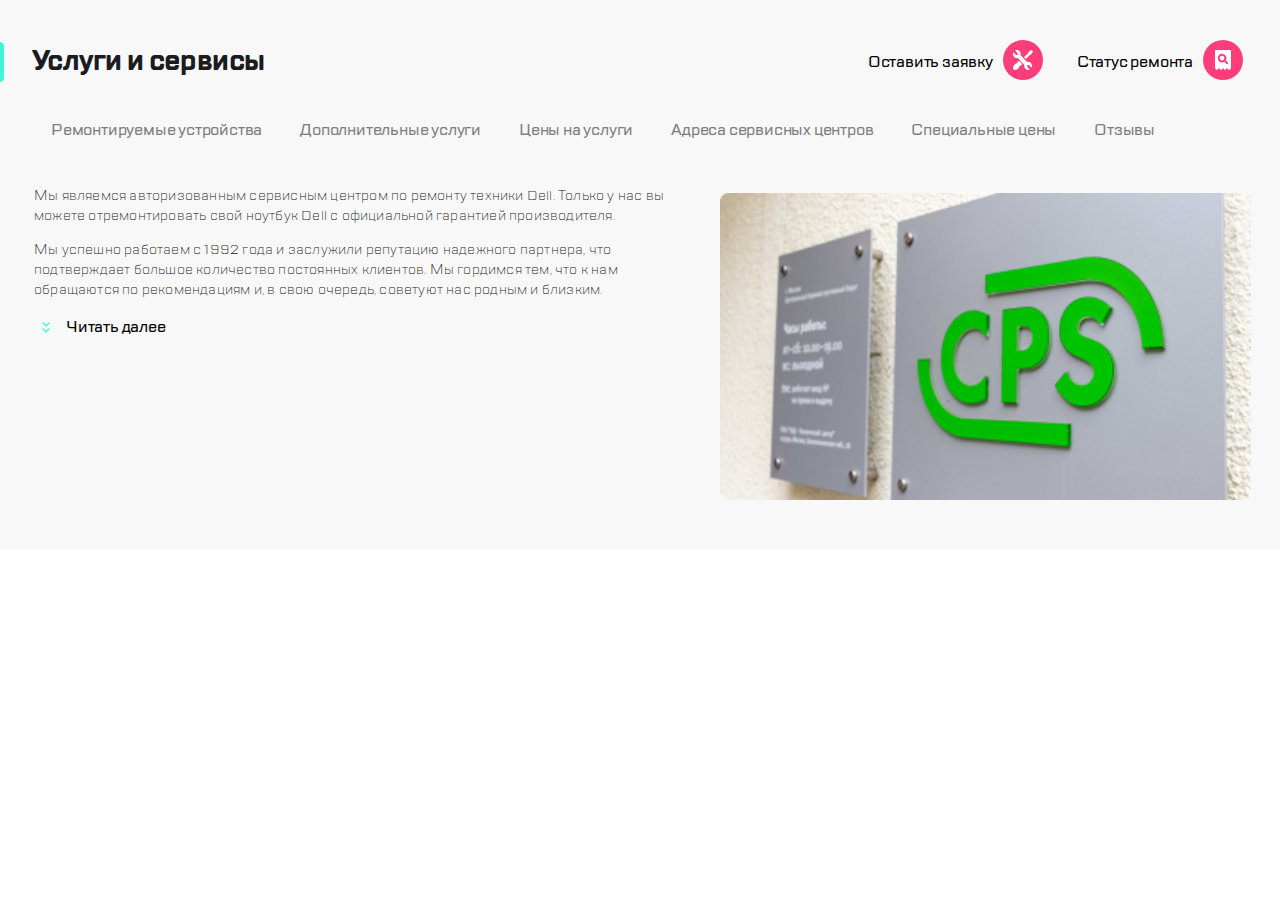
<file: index.html>
<!DOCTYPE html>
<html lang="ru">
<head>
  <meta charset="UTF-8">
  <meta http-equiv="X-UA-Compatible" content="IE=edge">
  <meta name="viewport" content="width=device-width, initial-scale=1">
  <link rel="stylesheet" href="CSS\style.css">

 <title>Mari-P.github.io</title>
 </head>   
    <body> 
        <div class="page-main">
<header class="page-main__header header">
    <nav class="header__header-mobile header-mobile">
        <button class="header-mobile__button-icon"><img src="CSS\img\burger.svg" alt="Меню" width="40px" height="40px"></button>
        <img class="header-mobile__icon header-mobile__icon--tablet" src="CSS\img\divider.svg" width="2px" height="32px">
        <img class="header-mobile__logo" src="CSS\img\Group.svg" alt="Лого" width="96.55px" height="50.81px">
        <button class="header-mobile__button-icon header-mobile__button-icon--tablet header-mobile__button-icon--call"><img src="CSS\img\call.svg" alt="Звонок" width="40px" height="40px"></button>
        <button class="header-mobile__button-icon header-mobile__button-icon--tablet"><img src="CSS\img\chat.svg" alt="Сообщение" width="40px" height="40px"></button>   
        <button class="header-mobile__button-icon header-mobile__button-icon--tablet"><img src="CSS\img\profile.svg" alt="Профиль" width="40px" height="40px"></button>
        <img class="header-mobile__icon" src="CSS\img\divider.svg" width="2px" height="32px">
        <button class="header-mobile__button-icon header-mobile__button-icon--repair"><img src="CSS\img\repair.svg" alt="Оставить заявку" width="40px" height="40px"></button>
        <button class="header-mobile__button-icon"><img src="CSS\img\checkstatus.svg" alt="Статус ремонта" width="40px" height="40px"></button>
    </nav>
   <nav class="header__header-desktop header-desktop">
    <h1 class="header-desktop__title">Услуги и сервисы</h1>
        <button class="header-desktop__button-repair">Оставить заявку</button> 
        <button class="header-desktop__button-checkstatus">Статус ремонта</button>
   </nav>
</header> 
<main class="page-main__main main"> 
    <h1 class="main__title main__title--tablet">Услуги и сервисы</h1>
        <nav>
            <ul class="main__menu menu menu--desktop">
                <li><a class="menu__link" href="#">Ремонтируемые устройства</a></li>
                <li><a class="menu__link" href="#">Дополнительные услуги</a></li>
                <li><a class="menu__link" href="#">Цены на услуги</a></li>
                <li><a class="menu__link" href="#">Адреса сервисных центров</a></li>
                <li><a class="menu__link" href="#">Специальные цены</a></li>
                <li><a class="menu__link" href="#">Отзывы</a></li>
            </ul>
        </nav>
    <article class="main__info info">
        <section><p class="info__text">Мы являемся авторизованным сервисным центром по ремонту техники Dell. Только у нас вы можете отремонтировать свой ноутбук Dell с официальной гарантией производителя.</p>
        <p class="info__text info__text--tablet">Мы успешно работаем с 1992 года и заслужили репутацию надежного партнера<span class="info__text info__text--desktop">, что подтверждает большое количество постоянных клиентов. Мы гордимся тем, что к нам обращаются по рекомендациям и, в свою очередь, советуют нас родным и близким.</span></p>
    <button class="info__read-more read-more">Читать далее</button>
        </section>
        <img class="info__image" src="CSS\img\image-info.png" alt="Вывеска"> 
    </article>
</main>
</div>  
</body>
</html>
</file>
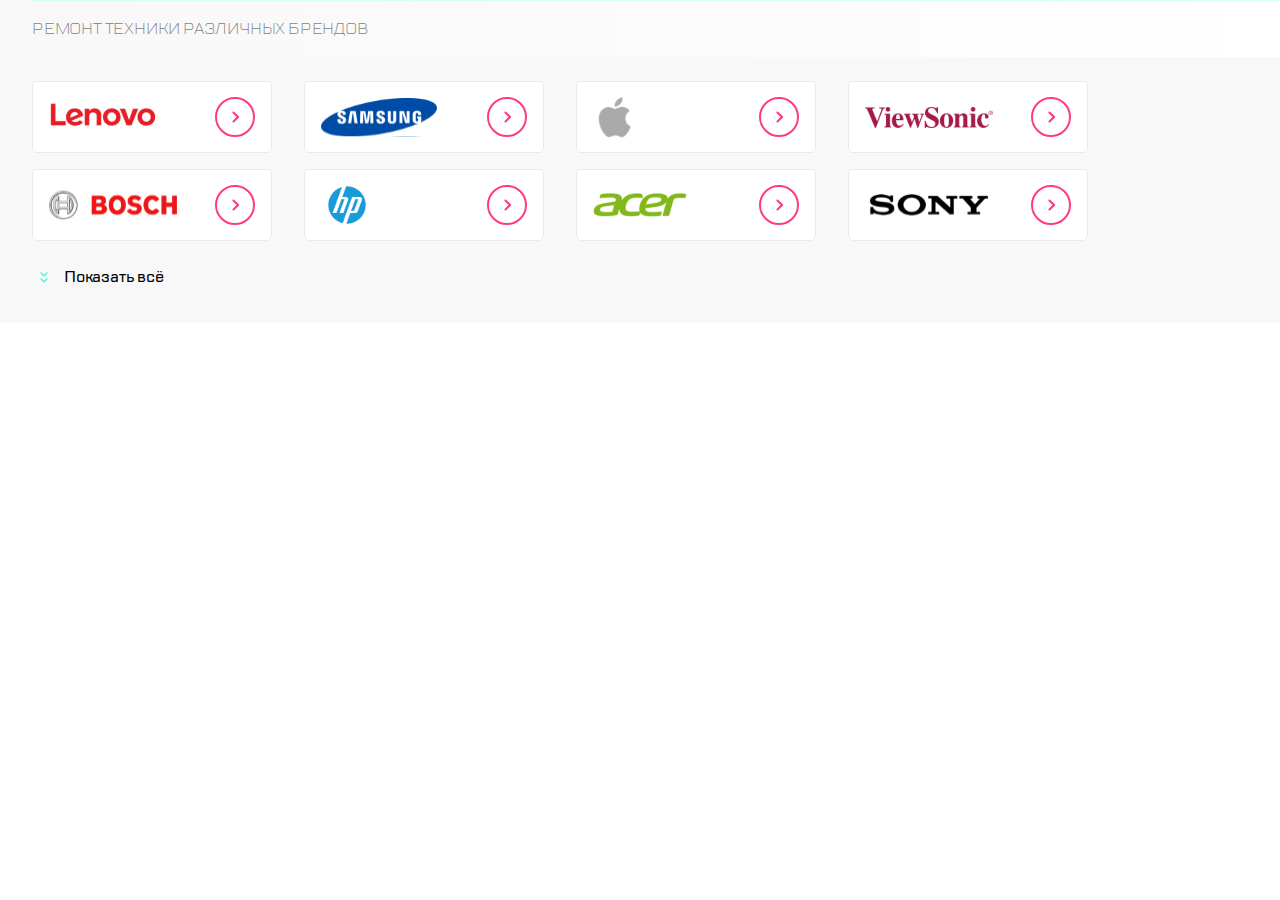
<file: maket1.5/index.html>
<!doctype html>
<html lang="ru">
<head>
    <meta charset="UTF-8">
    <meta http-equiv="X-UA-Compatible" content="IE=edge">
    <meta name="viewport" content="width=device-width, initial-scale=1">
    <link rel="stylesheet" href="style.css">  
    <link media="all and (max-width: 767.98px)" rel="stylesheet" href="https://cdn.jsdelivr.net/npm/swiper@11/swiper-bundle.min.css"/>
    <title>Mari-P.github.io/maket_1.5/</title>
</head>
<body>
    <div class="page-brand">
<header class="page-brand__header header">
    <h2 class="header__title">РЕМОНТ ТЕХНИКИ РАЗЛИЧНЫХ БРЕНДОВ</h2>
</header>
<main class="page-brand__main main swiper">
    <nav class="main__brand brand swiper-wrapper"> 
        <div class="swiper-slide"><button class="brand__button"><img src="img\lenovo.svg" alt="Lenovo"><img src="img\go.svg"></button></div>
        <div class="swiper-slide"><button class="brand__button"><img src="img\samsung.svg" alt="Samsung"><img src="img\go.svg"></button></div>
        <div class="swiper-slide"><button class="brand__button"><img src="img\apple.svg" alt="Apple"><img src="img\go.svg"></button></div>
        <div class="swiper-slide"><button class="brand__button"><img src="img\viewSonic.svg" alt="ViewSonic"><img src="img\go.svg"></button></div>
        <div class="swiper-slide"><button class="brand__button"><img src="img\bosch.svg" alt="Bosch"><img src="img\go.svg"></button></div>
        <div class="swiper-slide"><button class="brand__button"><img src="img\hp.svg" alt="HP"><img src="img\go.svg"></button></div>
        <div class="swiper-slide"><button class="brand__button"><img src="img\acer.svg" alt="Acer"><img src="img\go.svg"></button></div>
        <div class="swiper-slide"><button class="brand__button"><img src="img\sony.svg" alt="Sony"><img src="img\go.svg"></button></div>
        <div class="swiper-slide"><button class="brand__button"><img src="img\lenovo.svg" alt="Lenovo"><img src="img\go.svg"></button></div>
        <div class="swiper-slide"><button class="brand__button"><img src="img\samsung.svg" alt="Samsung"><img src="img\go.svg"></button></div>
        <div class="swiper-slide"><button class="brand__button"><img src="img\apple.svg" alt="Apple"><img src="img\go.svg"></button></div>
    </nav>
    <div class="main__swiper swiper-pagination" style="position: relative; top:4px"></div>
    <section class="main__button button">
        <button class="button__read-more read-more">Показать всё</button>
        <button class="button__hide hide hide--close">Скрыть</button>
    </section>
</main>
</div>
    <script src="https://cdn.jsdelivr.net/npm/swiper@11/swiper-bundle.min.js"></script>
    <script src = "maket1.5.js"></script>
</body>
</html>
</file>
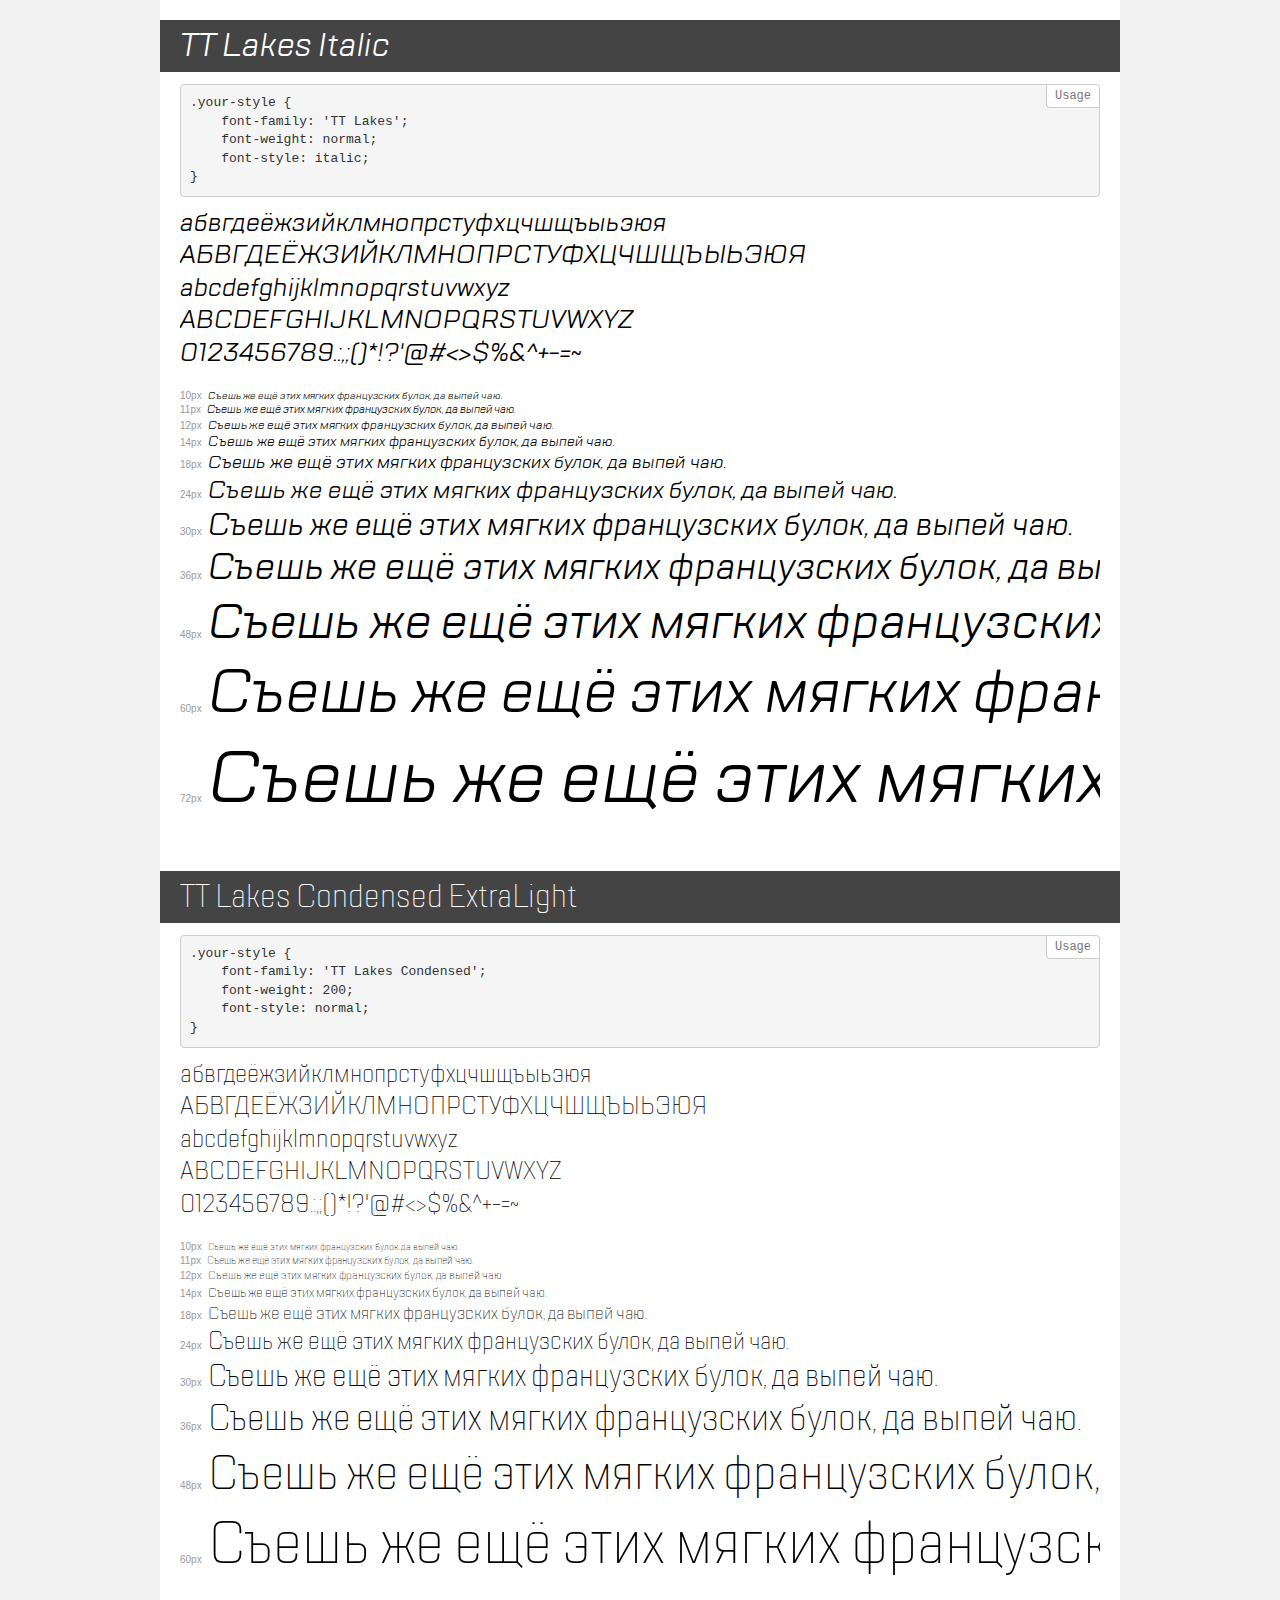
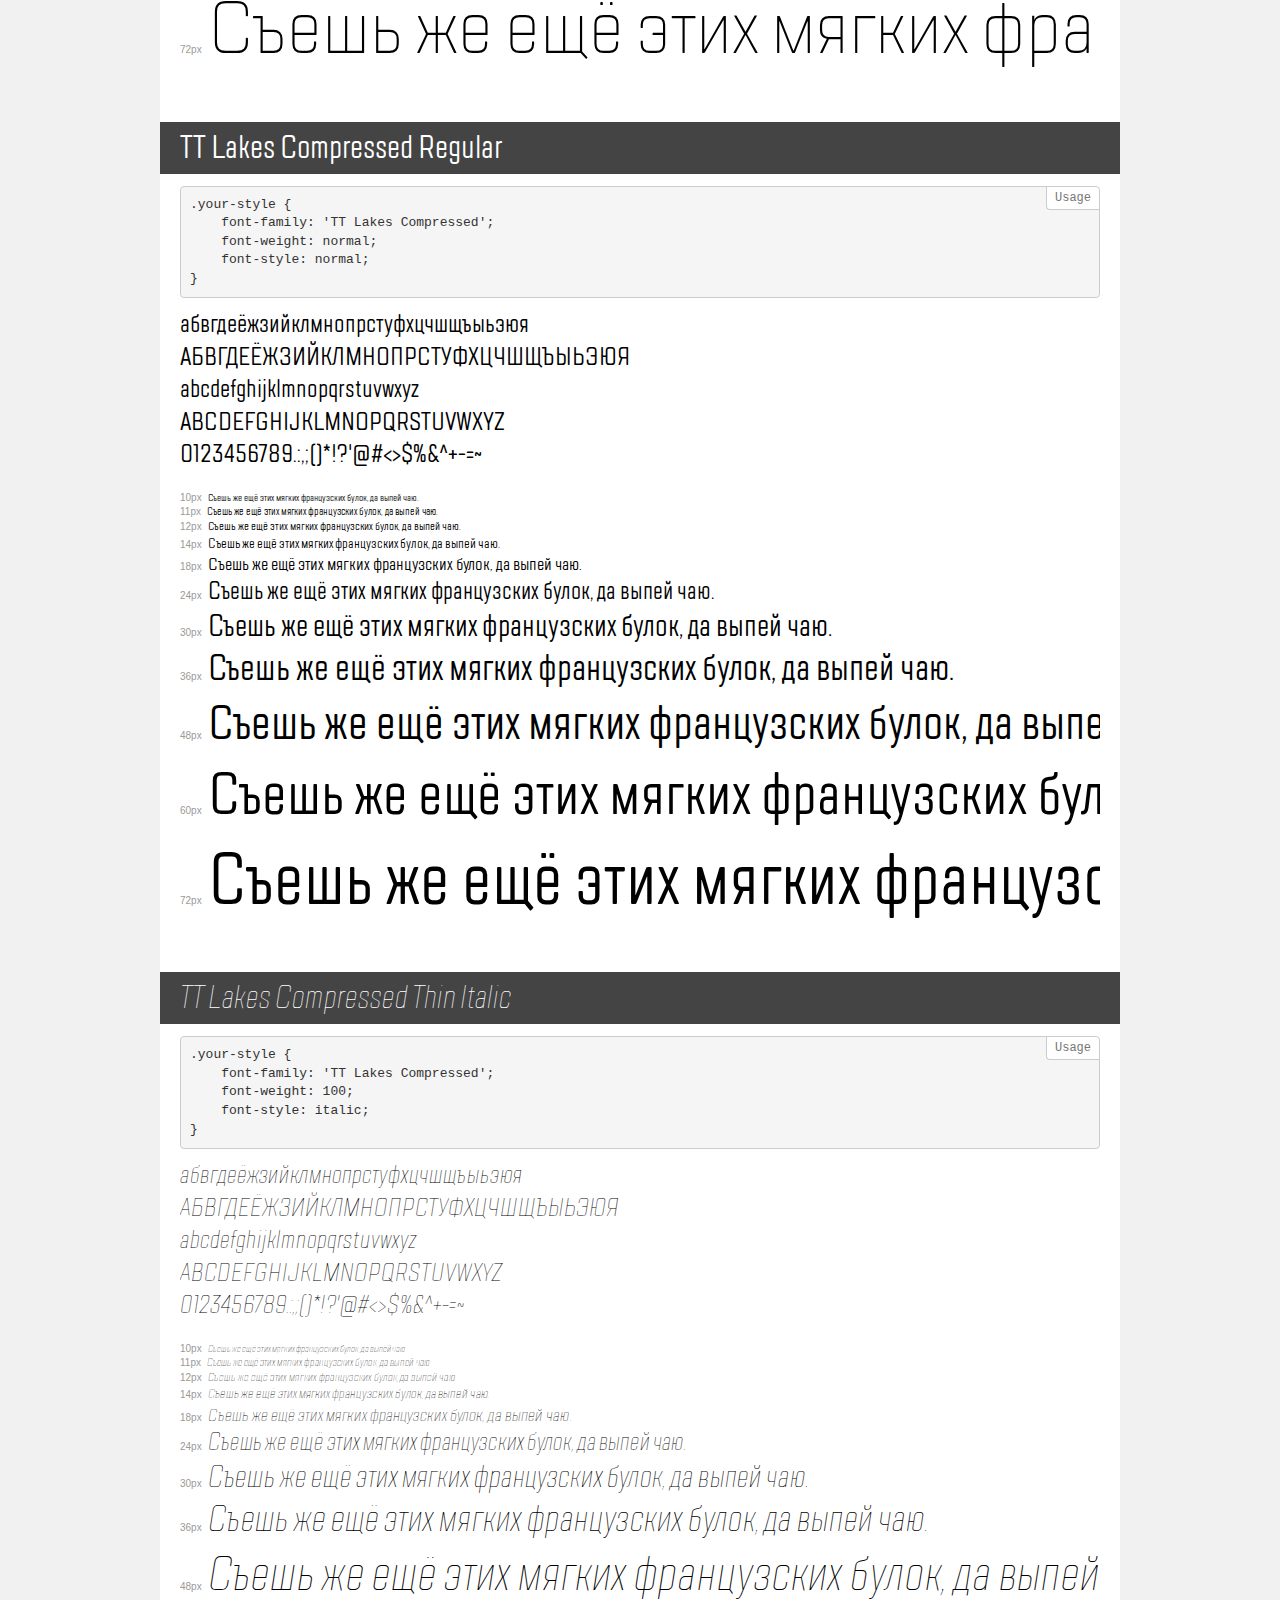
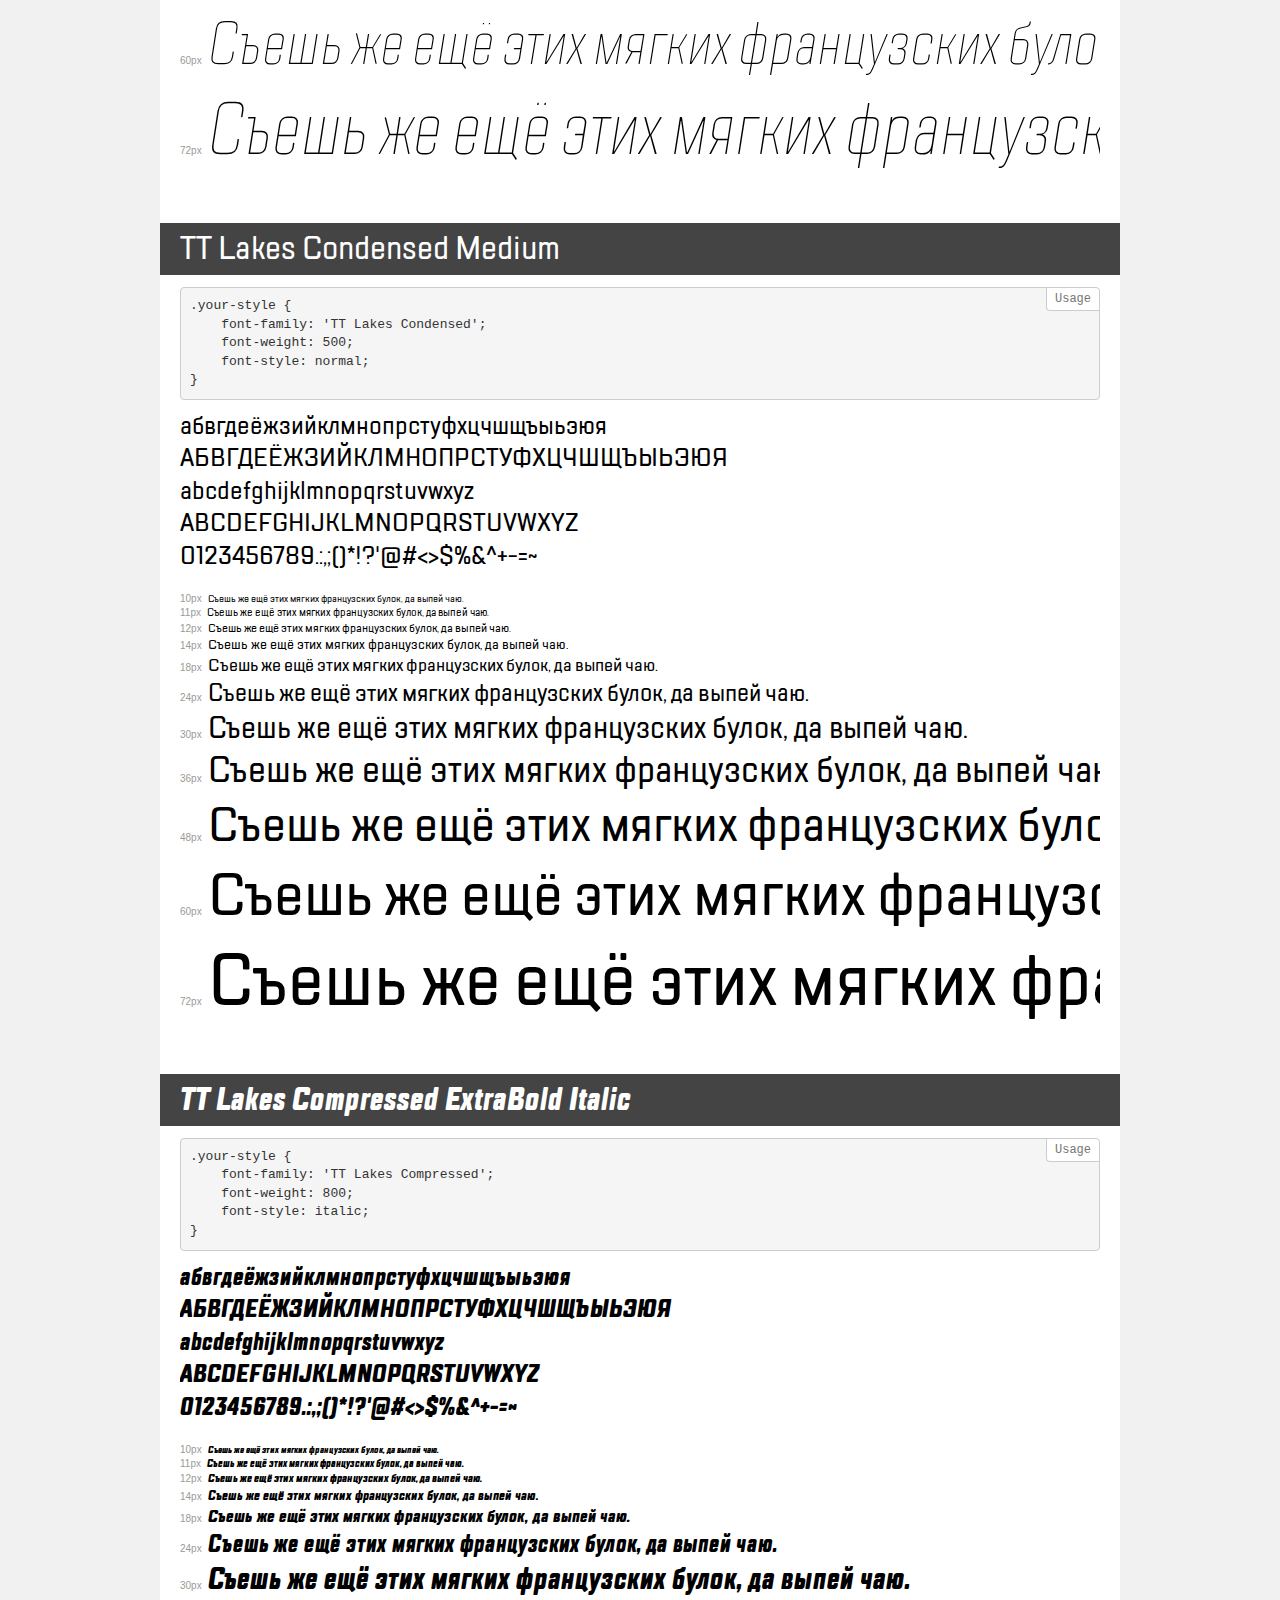
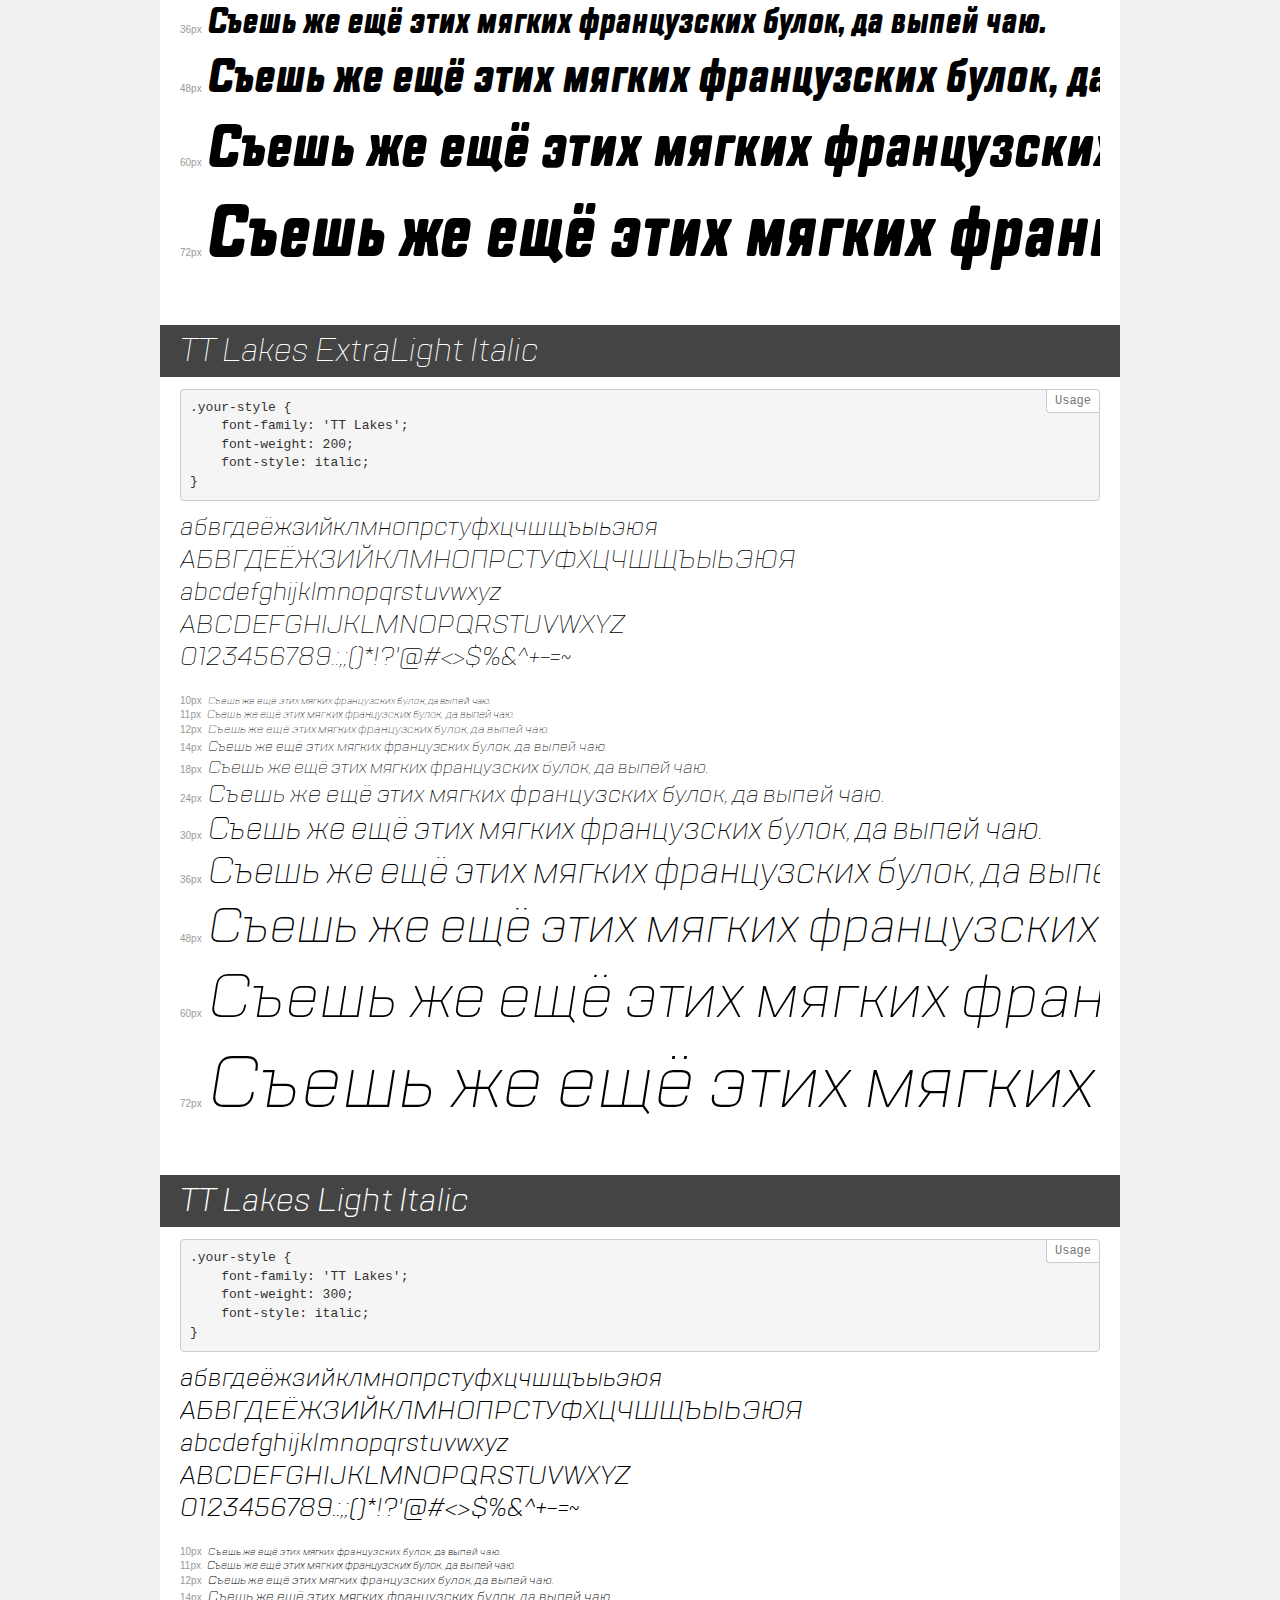
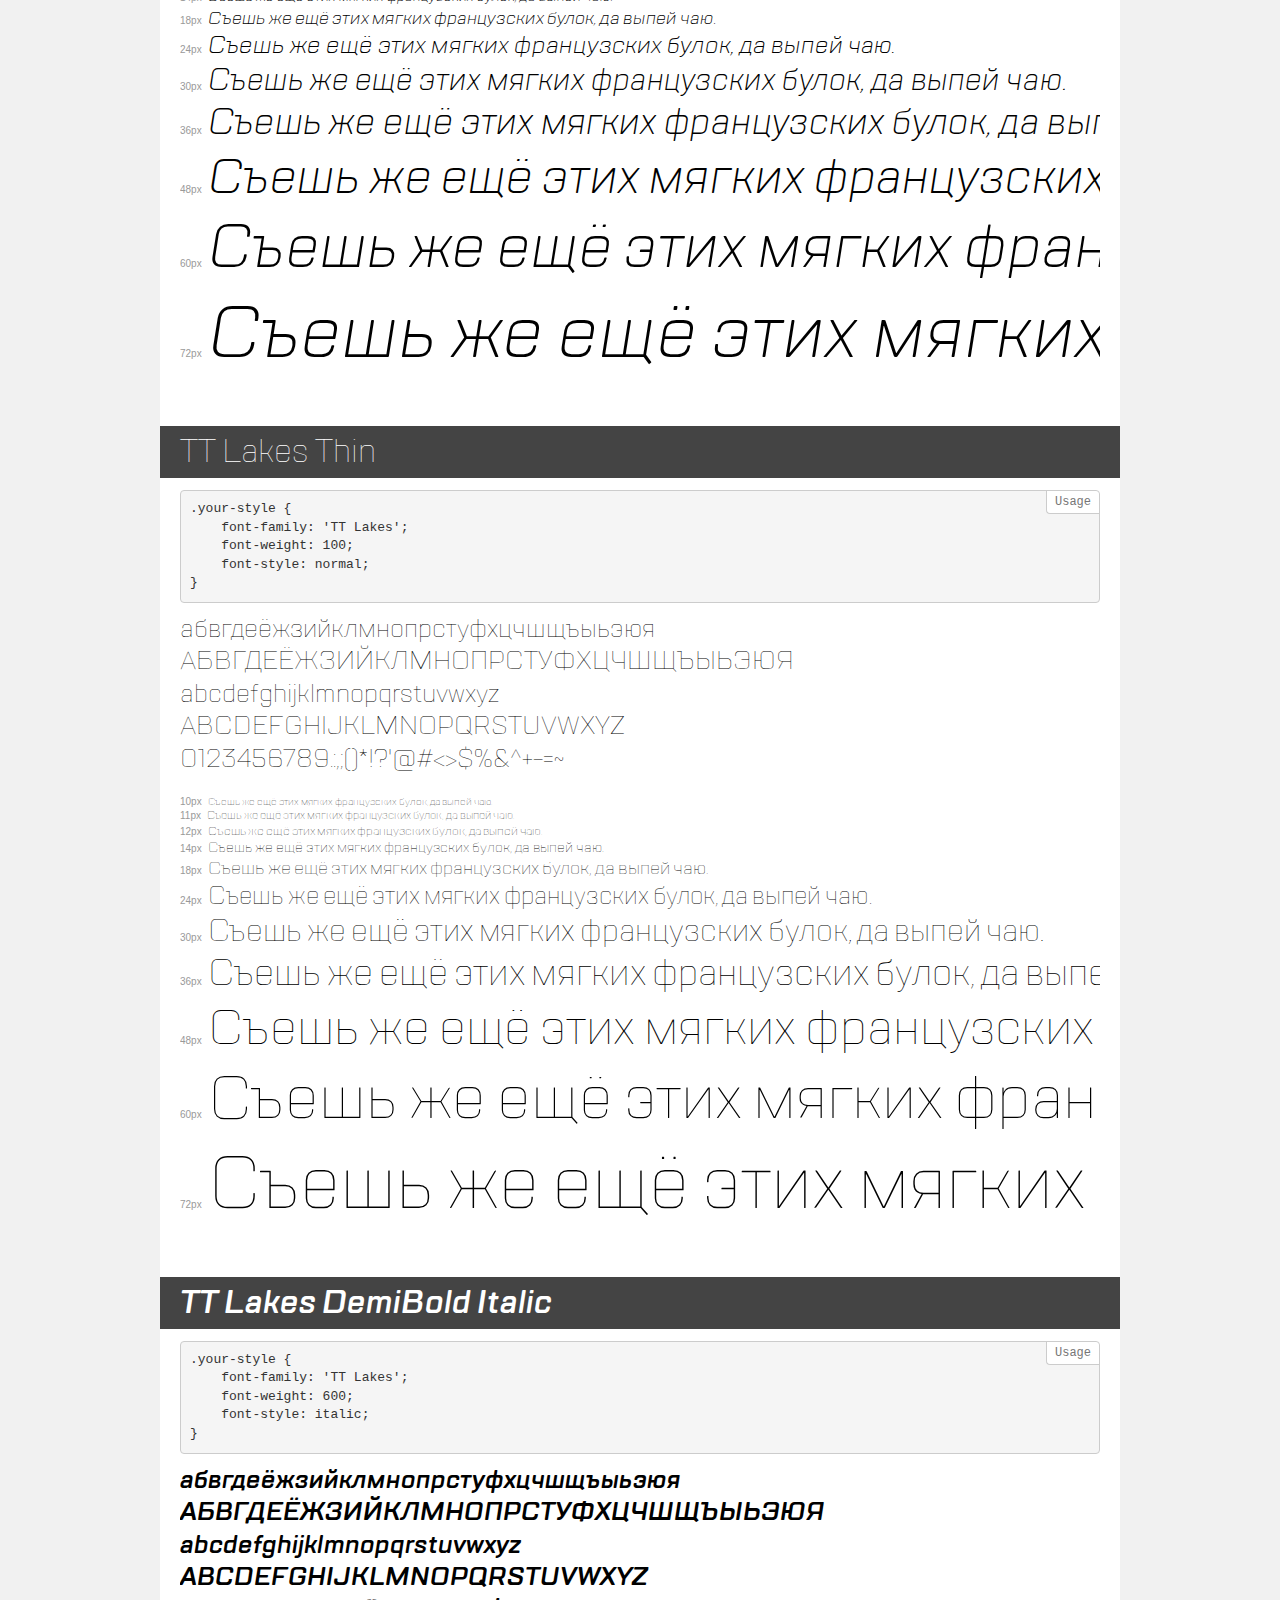
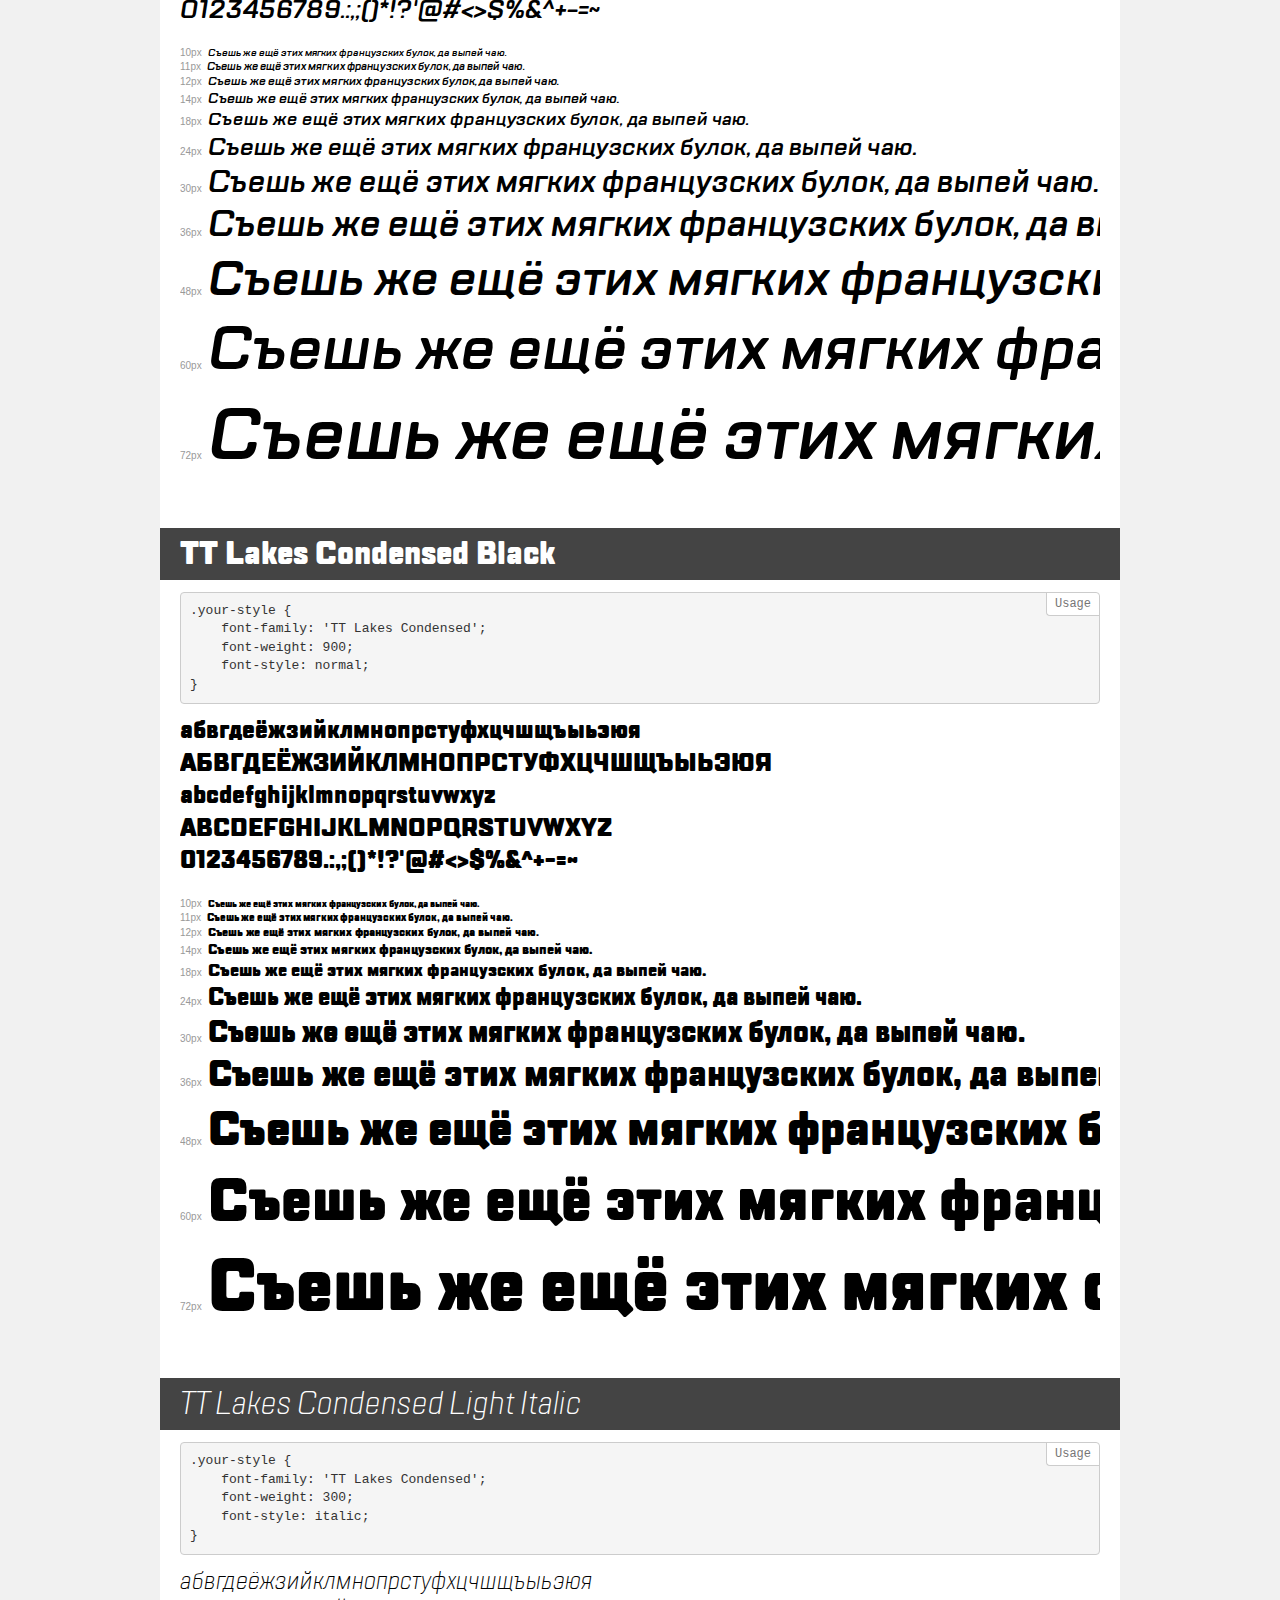
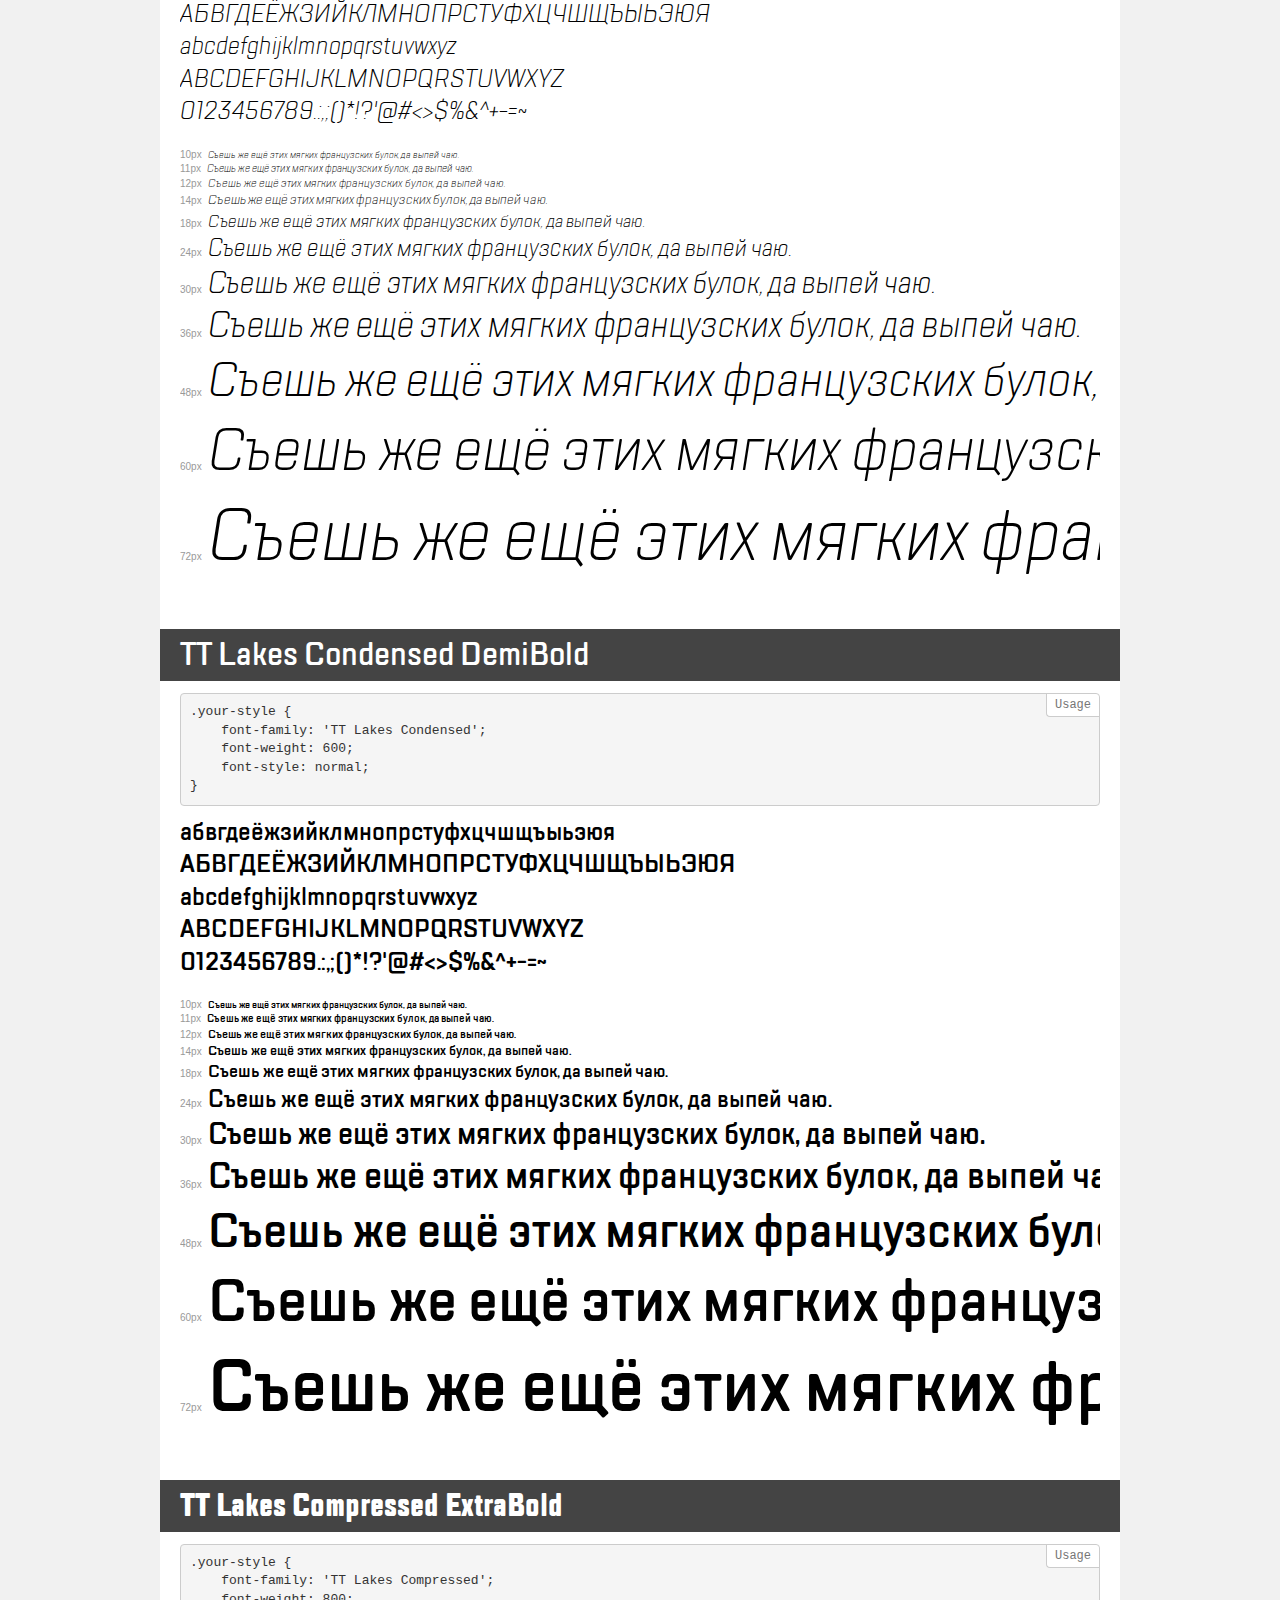
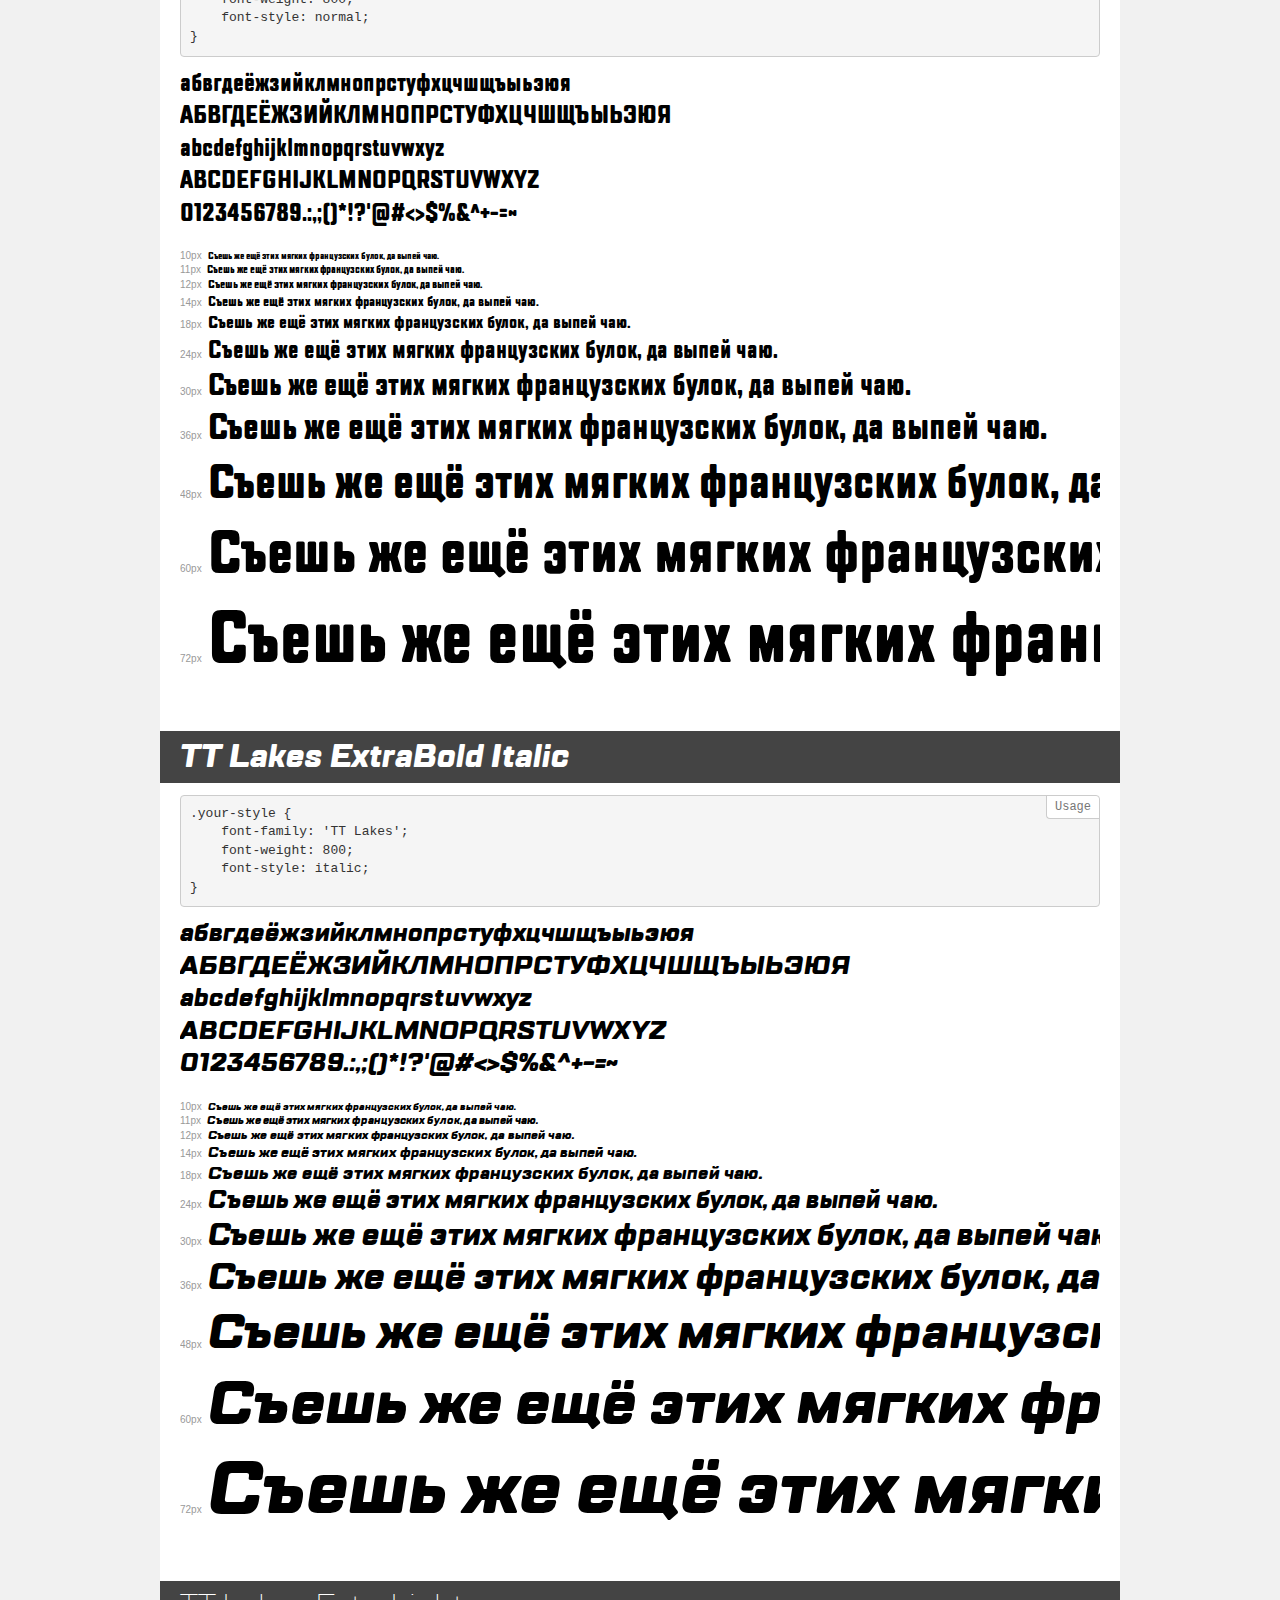
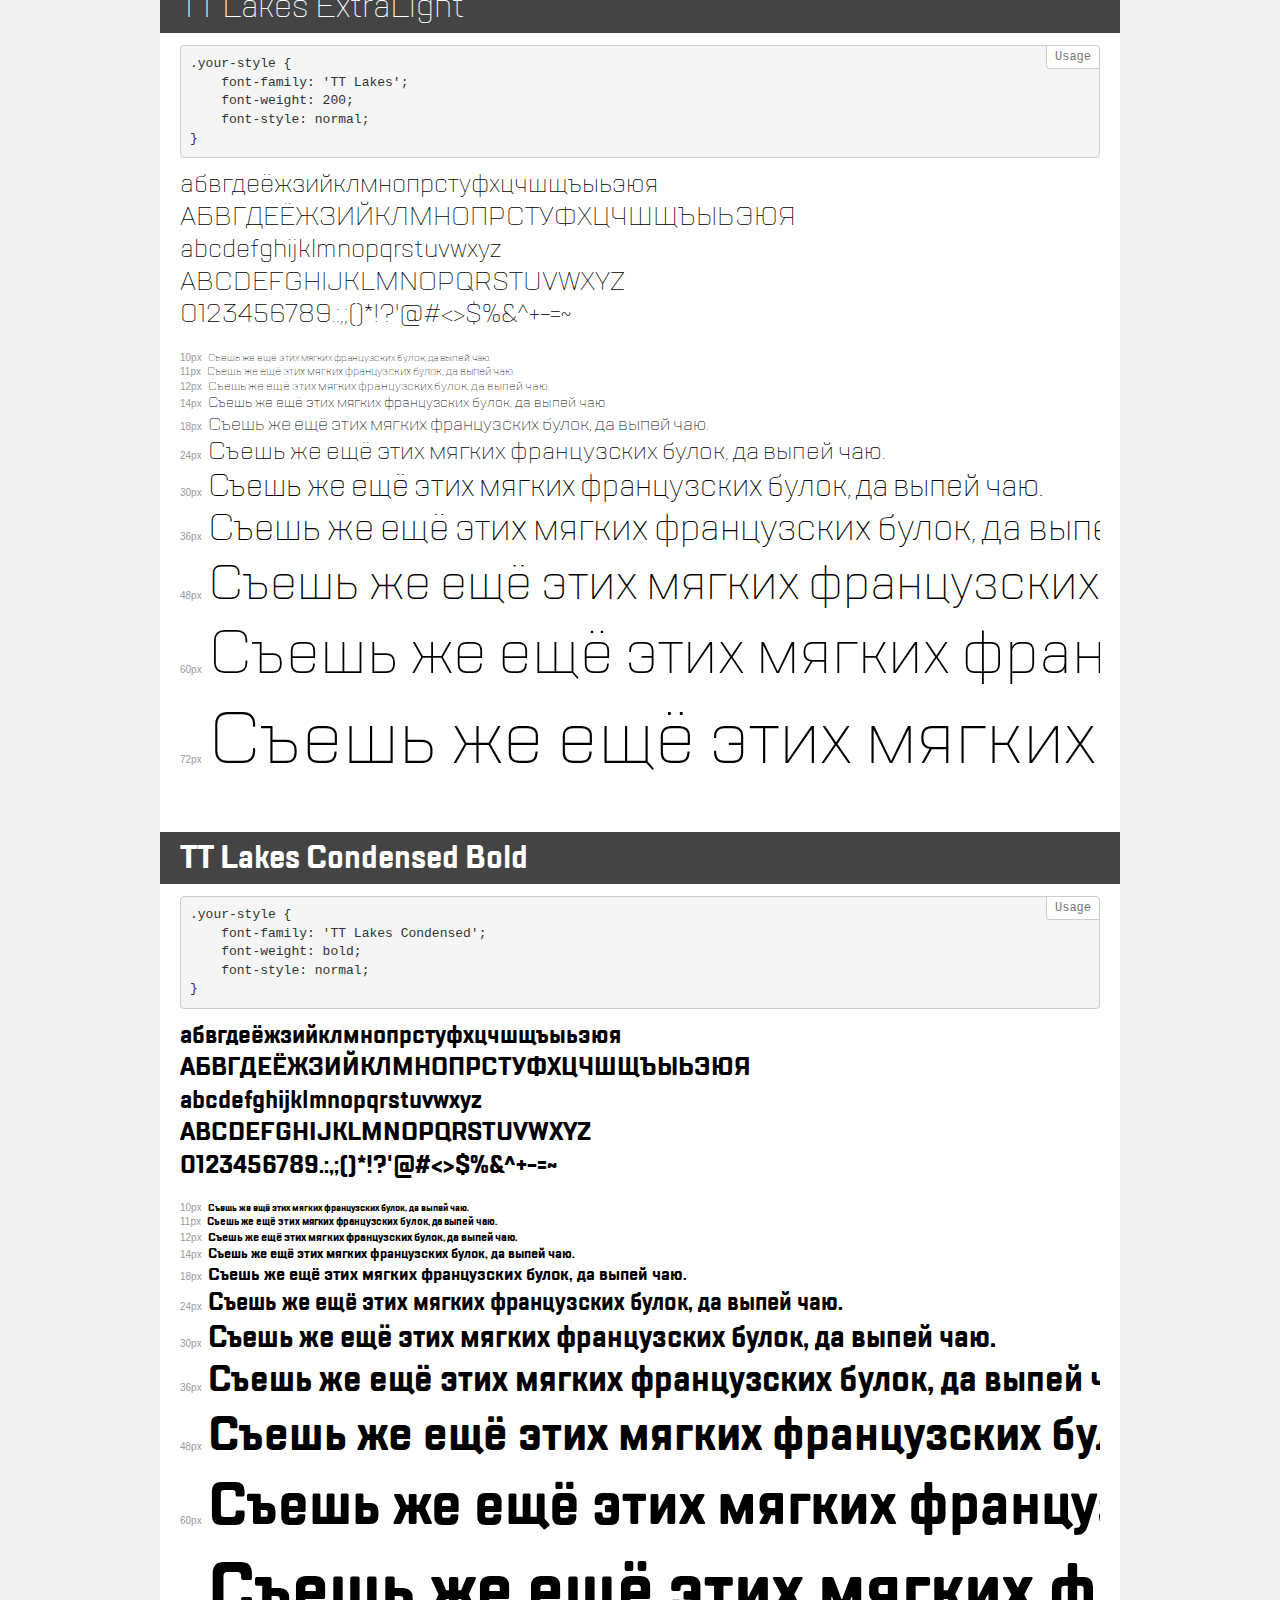
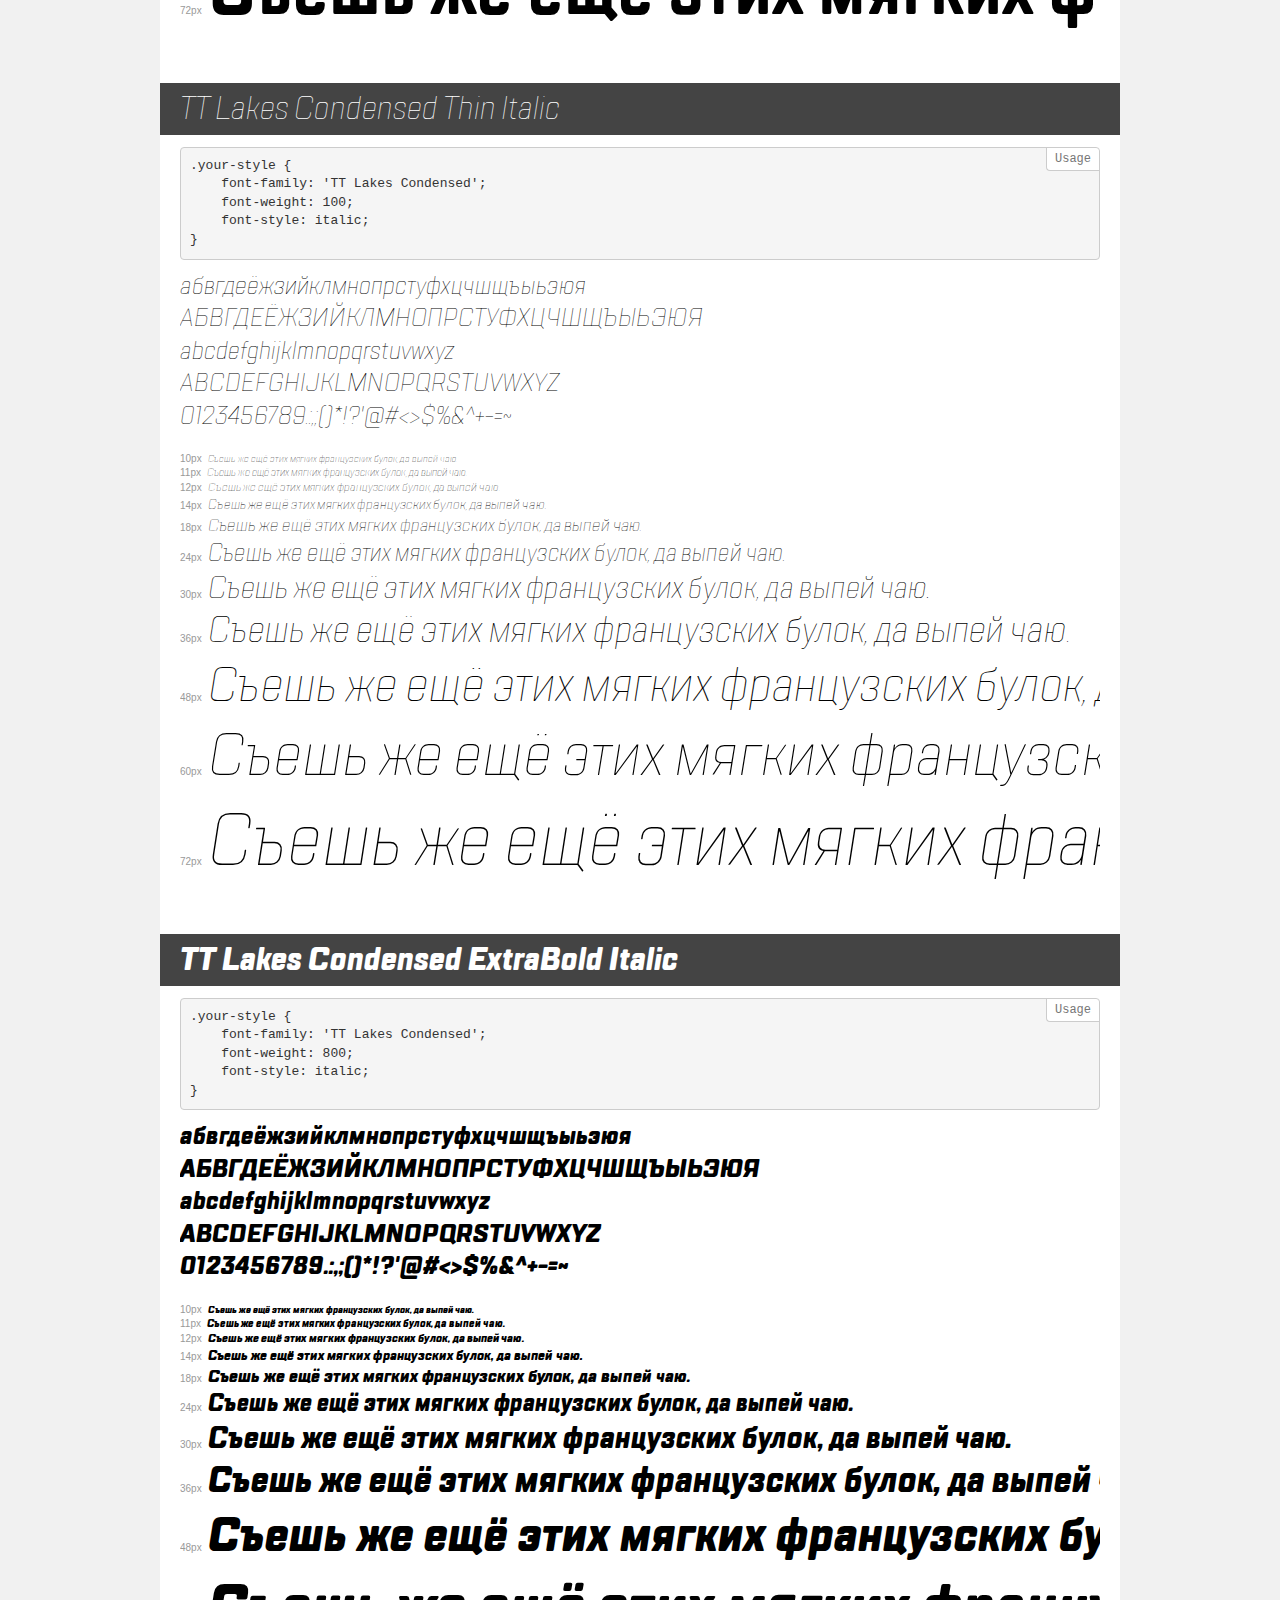
<file: CSS/TTLakes/demo.html>
<!DOCTYPE html>
<html>
<head>
    <meta charset="utf-8">
    <meta http-equiv="X-UA-Compatible" content="IE=edge">
    <meta name="viewport" content="width=device-width, initial-scale=1">
    <meta name="robots" content="noindex, noarchive">
    <meta name="format-detection" content="telephone=no">
    <title>Transfonter demo</title>
    <link href="stylesheet.css" rel="stylesheet">
    <style>
        /*
        http://meyerweb.com/eric/tools/css/reset/
        v2.0 | 20110126
        License: none (public domain)
        */
        html, body, div, span, applet, object, iframe,
        h1, h2, h3, h4, h5, h6, p, blockquote, pre,
        a, abbr, acronym, address, big, cite, code,
        del, dfn, em, img, ins, kbd, q, s, samp,
        small, strike, strong, sub, sup, tt, var,
        b, u, i, center,
        dl, dt, dd, ol, ul, li,
        fieldset, form, label, legend,
        table, caption, tbody, tfoot, thead, tr, th, td,
        article, aside, canvas, details, embed,
        figure, figcaption, footer, header, hgroup,
        menu, nav, output, ruby, section, summary,
        time, mark, audio, video {
            margin: 0;
            padding: 0;
            border: 0;
            font-size: 100%;
            font: inherit;
            vertical-align: baseline;
        }
        /* HTML5 display-role reset for older browsers */
        article, aside, details, figcaption, figure,
        footer, header, hgroup, menu, nav, section {
            display: block;
        }
        body {
            line-height: 1;
        }
        ol, ul {
            list-style: none;
        }
        blockquote, q {
            quotes: none;
        }
        blockquote:before, blockquote:after,
        q:before, q:after {
            content: '';
            content: none;
        }
        table {
            border-collapse: collapse;
            border-spacing: 0;
        }
        /* common styles */
        body {
            background: #f1f1f1;
            color: #000;
        }
        .page {
            background: #fff;
            width: 920px;
            margin: 0 auto;
            padding: 20px 20px 0 20px;
            overflow: hidden;
        }
        .font-container {
            overflow-x: auto;
            overflow-y: hidden;
            margin-bottom: 40px;
            line-height: 1.3;
            white-space: nowrap;
            padding-bottom: 5px;
        }
        h1 {
            position: relative;
            background: #444;
            font-size: 32px;
            color: #fff;
            padding: 10px 20px;
            margin: 0 -20px 12px -20px;
        }
        .letters {
            font-size: 25px;
            margin-bottom: 20px;
        }
        .s10:before {
            content: '10px';
        }
        .s11:before {
            content: '11px';
        }
        .s12:before {
            content: '12px';
        }
        .s14:before {
            content: '14px';
        }
        .s18:before {
            content: '18px';
        }
        .s24:before {
            content: '24px';
        }
        .s30:before {
            content: '30px';
        }
        .s36:before {
            content: '36px';
        }
        .s48:before {
            content: '48px';
        }
        .s60:before {
            content: '60px';
        }
        .s72:before {
            content: '72px';
        }
        .s10:before, .s11:before, .s12:before, .s14:before,
        .s18:before, .s24:before, .s30:before, .s36:before,
        .s48:before, .s60:before, .s72:before {
            font-family: Arial, sans-serif;
            font-size: 10px;
            font-weight: normal;
            font-style: normal;
            color: #999;
            padding-right: 6px;
        }
        pre {
            display: block;
            position: relative;
            padding: 9px;
            margin: 0 0 10px;
            font-family: Monaco, Menlo, Consolas, "Courier New", monospace !important;
            font-size: 13px;
            line-height: 1.428571429;
            color: #333;
            font-weight: normal !important;
            font-style: normal !important;
            background-color: #f5f5f5;
            border: 1px solid #ccc;
            overflow-x: auto;
            border-radius: 4px;
        }
        pre:after {
            display: block;
            position: absolute;
            right: 0;
            top: 0;
            content: 'Usage';
            line-height: 1;
            padding: 5px 8px;
            font-size: 12px;
            color: #767676;
            background-color: #fff;
            border: 1px solid #ccc;
            border-right: none;
            border-top: none;
            border-radius: 0 4px 0 4px;
            z-index: 10;
        }
        /* responsive */
        @media (max-width: 959px) {
            .page {
                width: auto;
                margin: 0;
            }
        }
    </style>
</head>
<body>
<div class="page">
    <div class="demo" style="font-family: 'TT Lakes'; font-weight: normal; font-style: italic;">
        <h1>TT Lakes Italic</h1>
        <pre>.your-style {
    font-family: 'TT Lakes';
    font-weight: normal;
    font-style: italic;
}</pre>
        <div class="font-container">
            <p class="letters">
                абвгдеёжзийклмнопрстуфхцчшщъыьэюя<br>
АБВГДЕЁЖЗИЙКЛМНОПРСТУФХЦЧШЩЪЫЬЭЮЯ<br>
abcdefghijklmnopqrstuvwxyz<br>
ABCDEFGHIJKLMNOPQRSTUVWXYZ<br>
                0123456789.:,;()*!?'@#<>$%&^+-=~
            </p>
            <p class="s10" style="font-size: 10px;">Съешь же ещё этих мягких французских булок, да выпей чаю.</p>
            <p class="s11" style="font-size: 11px;">Съешь же ещё этих мягких французских булок, да выпей чаю.</p>
            <p class="s12" style="font-size: 12px;">Съешь же ещё этих мягких французских булок, да выпей чаю.</p>
            <p class="s14" style="font-size: 14px;">Съешь же ещё этих мягких французских булок, да выпей чаю.</p>
            <p class="s18" style="font-size: 18px;">Съешь же ещё этих мягких французских булок, да выпей чаю.</p>
            <p class="s24" style="font-size: 24px;">Съешь же ещё этих мягких французских булок, да выпей чаю.</p>
            <p class="s30" style="font-size: 30px;">Съешь же ещё этих мягких французских булок, да выпей чаю.</p>
            <p class="s36" style="font-size: 36px;">Съешь же ещё этих мягких французских булок, да выпей чаю.</p>
            <p class="s48" style="font-size: 48px;">Съешь же ещё этих мягких французских булок, да выпей чаю.</p>
            <p class="s60" style="font-size: 60px;">Съешь же ещё этих мягких французских булок, да выпей чаю.</p>
            <p class="s72" style="font-size: 72px;">Съешь же ещё этих мягких французских булок, да выпей чаю.</p>
        </div>
    </div>
    <div class="demo" style="font-family: 'TT Lakes Condensed'; font-weight: 200; font-style: normal;">
        <h1>TT Lakes Condensed ExtraLight</h1>
        <pre>.your-style {
    font-family: 'TT Lakes Condensed';
    font-weight: 200;
    font-style: normal;
}</pre>
        <div class="font-container">
            <p class="letters">
                абвгдеёжзийклмнопрстуфхцчшщъыьэюя<br>
АБВГДЕЁЖЗИЙКЛМНОПРСТУФХЦЧШЩЪЫЬЭЮЯ<br>
abcdefghijklmnopqrstuvwxyz<br>
ABCDEFGHIJKLMNOPQRSTUVWXYZ<br>
                0123456789.:,;()*!?'@#<>$%&^+-=~
            </p>
            <p class="s10" style="font-size: 10px;">Съешь же ещё этих мягких французских булок, да выпей чаю.</p>
            <p class="s11" style="font-size: 11px;">Съешь же ещё этих мягких французских булок, да выпей чаю.</p>
            <p class="s12" style="font-size: 12px;">Съешь же ещё этих мягких французских булок, да выпей чаю.</p>
            <p class="s14" style="font-size: 14px;">Съешь же ещё этих мягких французских булок, да выпей чаю.</p>
            <p class="s18" style="font-size: 18px;">Съешь же ещё этих мягких французских булок, да выпей чаю.</p>
            <p class="s24" style="font-size: 24px;">Съешь же ещё этих мягких французских булок, да выпей чаю.</p>
            <p class="s30" style="font-size: 30px;">Съешь же ещё этих мягких французских булок, да выпей чаю.</p>
            <p class="s36" style="font-size: 36px;">Съешь же ещё этих мягких французских булок, да выпей чаю.</p>
            <p class="s48" style="font-size: 48px;">Съешь же ещё этих мягких французских булок, да выпей чаю.</p>
            <p class="s60" style="font-size: 60px;">Съешь же ещё этих мягких французских булок, да выпей чаю.</p>
            <p class="s72" style="font-size: 72px;">Съешь же ещё этих мягких французских булок, да выпей чаю.</p>
        </div>
    </div>
    <div class="demo" style="font-family: 'TT Lakes Compressed'; font-weight: normal; font-style: normal;">
        <h1>TT Lakes Compressed Regular</h1>
        <pre>.your-style {
    font-family: 'TT Lakes Compressed';
    font-weight: normal;
    font-style: normal;
}</pre>
        <div class="font-container">
            <p class="letters">
                абвгдеёжзийклмнопрстуфхцчшщъыьэюя<br>
АБВГДЕЁЖЗИЙКЛМНОПРСТУФХЦЧШЩЪЫЬЭЮЯ<br>
abcdefghijklmnopqrstuvwxyz<br>
ABCDEFGHIJKLMNOPQRSTUVWXYZ<br>
                0123456789.:,;()*!?'@#<>$%&^+-=~
            </p>
            <p class="s10" style="font-size: 10px;">Съешь же ещё этих мягких французских булок, да выпей чаю.</p>
            <p class="s11" style="font-size: 11px;">Съешь же ещё этих мягких французских булок, да выпей чаю.</p>
            <p class="s12" style="font-size: 12px;">Съешь же ещё этих мягких французских булок, да выпей чаю.</p>
            <p class="s14" style="font-size: 14px;">Съешь же ещё этих мягких французских булок, да выпей чаю.</p>
            <p class="s18" style="font-size: 18px;">Съешь же ещё этих мягких французских булок, да выпей чаю.</p>
            <p class="s24" style="font-size: 24px;">Съешь же ещё этих мягких французских булок, да выпей чаю.</p>
            <p class="s30" style="font-size: 30px;">Съешь же ещё этих мягких французских булок, да выпей чаю.</p>
            <p class="s36" style="font-size: 36px;">Съешь же ещё этих мягких французских булок, да выпей чаю.</p>
            <p class="s48" style="font-size: 48px;">Съешь же ещё этих мягких французских булок, да выпей чаю.</p>
            <p class="s60" style="font-size: 60px;">Съешь же ещё этих мягких французских булок, да выпей чаю.</p>
            <p class="s72" style="font-size: 72px;">Съешь же ещё этих мягких французских булок, да выпей чаю.</p>
        </div>
    </div>
    <div class="demo" style="font-family: 'TT Lakes Compressed'; font-weight: 100; font-style: italic;">
        <h1>TT Lakes Compressed Thin Italic</h1>
        <pre>.your-style {
    font-family: 'TT Lakes Compressed';
    font-weight: 100;
    font-style: italic;
}</pre>
        <div class="font-container">
            <p class="letters">
                абвгдеёжзийклмнопрстуфхцчшщъыьэюя<br>
АБВГДЕЁЖЗИЙКЛМНОПРСТУФХЦЧШЩЪЫЬЭЮЯ<br>
abcdefghijklmnopqrstuvwxyz<br>
ABCDEFGHIJKLMNOPQRSTUVWXYZ<br>
                0123456789.:,;()*!?'@#<>$%&^+-=~
            </p>
            <p class="s10" style="font-size: 10px;">Съешь же ещё этих мягких французских булок, да выпей чаю.</p>
            <p class="s11" style="font-size: 11px;">Съешь же ещё этих мягких французских булок, да выпей чаю.</p>
            <p class="s12" style="font-size: 12px;">Съешь же ещё этих мягких французских булок, да выпей чаю.</p>
            <p class="s14" style="font-size: 14px;">Съешь же ещё этих мягких французских булок, да выпей чаю.</p>
            <p class="s18" style="font-size: 18px;">Съешь же ещё этих мягких французских булок, да выпей чаю.</p>
            <p class="s24" style="font-size: 24px;">Съешь же ещё этих мягких французских булок, да выпей чаю.</p>
            <p class="s30" style="font-size: 30px;">Съешь же ещё этих мягких французских булок, да выпей чаю.</p>
            <p class="s36" style="font-size: 36px;">Съешь же ещё этих мягких французских булок, да выпей чаю.</p>
            <p class="s48" style="font-size: 48px;">Съешь же ещё этих мягких французских булок, да выпей чаю.</p>
            <p class="s60" style="font-size: 60px;">Съешь же ещё этих мягких французских булок, да выпей чаю.</p>
            <p class="s72" style="font-size: 72px;">Съешь же ещё этих мягких французских булок, да выпей чаю.</p>
        </div>
    </div>
    <div class="demo" style="font-family: 'TT Lakes Condensed'; font-weight: 500; font-style: normal;">
        <h1>TT Lakes Condensed Medium</h1>
        <pre>.your-style {
    font-family: 'TT Lakes Condensed';
    font-weight: 500;
    font-style: normal;
}</pre>
        <div class="font-container">
            <p class="letters">
                абвгдеёжзийклмнопрстуфхцчшщъыьэюя<br>
АБВГДЕЁЖЗИЙКЛМНОПРСТУФХЦЧШЩЪЫЬЭЮЯ<br>
abcdefghijklmnopqrstuvwxyz<br>
ABCDEFGHIJKLMNOPQRSTUVWXYZ<br>
                0123456789.:,;()*!?'@#<>$%&^+-=~
            </p>
            <p class="s10" style="font-size: 10px;">Съешь же ещё этих мягких французских булок, да выпей чаю.</p>
            <p class="s11" style="font-size: 11px;">Съешь же ещё этих мягких французских булок, да выпей чаю.</p>
            <p class="s12" style="font-size: 12px;">Съешь же ещё этих мягких французских булок, да выпей чаю.</p>
            <p class="s14" style="font-size: 14px;">Съешь же ещё этих мягких французских булок, да выпей чаю.</p>
            <p class="s18" style="font-size: 18px;">Съешь же ещё этих мягких французских булок, да выпей чаю.</p>
            <p class="s24" style="font-size: 24px;">Съешь же ещё этих мягких французских булок, да выпей чаю.</p>
            <p class="s30" style="font-size: 30px;">Съешь же ещё этих мягких французских булок, да выпей чаю.</p>
            <p class="s36" style="font-size: 36px;">Съешь же ещё этих мягких французских булок, да выпей чаю.</p>
            <p class="s48" style="font-size: 48px;">Съешь же ещё этих мягких французских булок, да выпей чаю.</p>
            <p class="s60" style="font-size: 60px;">Съешь же ещё этих мягких французских булок, да выпей чаю.</p>
            <p class="s72" style="font-size: 72px;">Съешь же ещё этих мягких французских булок, да выпей чаю.</p>
        </div>
    </div>
    <div class="demo" style="font-family: 'TT Lakes Compressed'; font-weight: 800; font-style: italic;">
        <h1>TT Lakes Compressed ExtraBold Italic</h1>
        <pre>.your-style {
    font-family: 'TT Lakes Compressed';
    font-weight: 800;
    font-style: italic;
}</pre>
        <div class="font-container">
            <p class="letters">
                абвгдеёжзийклмнопрстуфхцчшщъыьэюя<br>
АБВГДЕЁЖЗИЙКЛМНОПРСТУФХЦЧШЩЪЫЬЭЮЯ<br>
abcdefghijklmnopqrstuvwxyz<br>
ABCDEFGHIJKLMNOPQRSTUVWXYZ<br>
                0123456789.:,;()*!?'@#<>$%&^+-=~
            </p>
            <p class="s10" style="font-size: 10px;">Съешь же ещё этих мягких французских булок, да выпей чаю.</p>
            <p class="s11" style="font-size: 11px;">Съешь же ещё этих мягких французских булок, да выпей чаю.</p>
            <p class="s12" style="font-size: 12px;">Съешь же ещё этих мягких французских булок, да выпей чаю.</p>
            <p class="s14" style="font-size: 14px;">Съешь же ещё этих мягких французских булок, да выпей чаю.</p>
            <p class="s18" style="font-size: 18px;">Съешь же ещё этих мягких французских булок, да выпей чаю.</p>
            <p class="s24" style="font-size: 24px;">Съешь же ещё этих мягких французских булок, да выпей чаю.</p>
            <p class="s30" style="font-size: 30px;">Съешь же ещё этих мягких французских булок, да выпей чаю.</p>
            <p class="s36" style="font-size: 36px;">Съешь же ещё этих мягких французских булок, да выпей чаю.</p>
            <p class="s48" style="font-size: 48px;">Съешь же ещё этих мягких французских булок, да выпей чаю.</p>
            <p class="s60" style="font-size: 60px;">Съешь же ещё этих мягких французских булок, да выпей чаю.</p>
            <p class="s72" style="font-size: 72px;">Съешь же ещё этих мягких французских булок, да выпей чаю.</p>
        </div>
    </div>
    <div class="demo" style="font-family: 'TT Lakes'; font-weight: 200; font-style: italic;">
        <h1>TT Lakes ExtraLight Italic</h1>
        <pre>.your-style {
    font-family: 'TT Lakes';
    font-weight: 200;
    font-style: italic;
}</pre>
        <div class="font-container">
            <p class="letters">
                абвгдеёжзийклмнопрстуфхцчшщъыьэюя<br>
АБВГДЕЁЖЗИЙКЛМНОПРСТУФХЦЧШЩЪЫЬЭЮЯ<br>
abcdefghijklmnopqrstuvwxyz<br>
ABCDEFGHIJKLMNOPQRSTUVWXYZ<br>
                0123456789.:,;()*!?'@#<>$%&^+-=~
            </p>
            <p class="s10" style="font-size: 10px;">Съешь же ещё этих мягких французских булок, да выпей чаю.</p>
            <p class="s11" style="font-size: 11px;">Съешь же ещё этих мягких французских булок, да выпей чаю.</p>
            <p class="s12" style="font-size: 12px;">Съешь же ещё этих мягких французских булок, да выпей чаю.</p>
            <p class="s14" style="font-size: 14px;">Съешь же ещё этих мягких французских булок, да выпей чаю.</p>
            <p class="s18" style="font-size: 18px;">Съешь же ещё этих мягких французских булок, да выпей чаю.</p>
            <p class="s24" style="font-size: 24px;">Съешь же ещё этих мягких французских булок, да выпей чаю.</p>
            <p class="s30" style="font-size: 30px;">Съешь же ещё этих мягких французских булок, да выпей чаю.</p>
            <p class="s36" style="font-size: 36px;">Съешь же ещё этих мягких французских булок, да выпей чаю.</p>
            <p class="s48" style="font-size: 48px;">Съешь же ещё этих мягких французских булок, да выпей чаю.</p>
            <p class="s60" style="font-size: 60px;">Съешь же ещё этих мягких французских булок, да выпей чаю.</p>
            <p class="s72" style="font-size: 72px;">Съешь же ещё этих мягких французских булок, да выпей чаю.</p>
        </div>
    </div>
    <div class="demo" style="font-family: 'TT Lakes'; font-weight: 300; font-style: italic;">
        <h1>TT Lakes Light Italic</h1>
        <pre>.your-style {
    font-family: 'TT Lakes';
    font-weight: 300;
    font-style: italic;
}</pre>
        <div class="font-container">
            <p class="letters">
                абвгдеёжзийклмнопрстуфхцчшщъыьэюя<br>
АБВГДЕЁЖЗИЙКЛМНОПРСТУФХЦЧШЩЪЫЬЭЮЯ<br>
abcdefghijklmnopqrstuvwxyz<br>
ABCDEFGHIJKLMNOPQRSTUVWXYZ<br>
                0123456789.:,;()*!?'@#<>$%&^+-=~
            </p>
            <p class="s10" style="font-size: 10px;">Съешь же ещё этих мягких французских булок, да выпей чаю.</p>
            <p class="s11" style="font-size: 11px;">Съешь же ещё этих мягких французских булок, да выпей чаю.</p>
            <p class="s12" style="font-size: 12px;">Съешь же ещё этих мягких французских булок, да выпей чаю.</p>
            <p class="s14" style="font-size: 14px;">Съешь же ещё этих мягких французских булок, да выпей чаю.</p>
            <p class="s18" style="font-size: 18px;">Съешь же ещё этих мягких французских булок, да выпей чаю.</p>
            <p class="s24" style="font-size: 24px;">Съешь же ещё этих мягких французских булок, да выпей чаю.</p>
            <p class="s30" style="font-size: 30px;">Съешь же ещё этих мягких французских булок, да выпей чаю.</p>
            <p class="s36" style="font-size: 36px;">Съешь же ещё этих мягких французских булок, да выпей чаю.</p>
            <p class="s48" style="font-size: 48px;">Съешь же ещё этих мягких французских булок, да выпей чаю.</p>
            <p class="s60" style="font-size: 60px;">Съешь же ещё этих мягких французских булок, да выпей чаю.</p>
            <p class="s72" style="font-size: 72px;">Съешь же ещё этих мягких французских булок, да выпей чаю.</p>
        </div>
    </div>
    <div class="demo" style="font-family: 'TT Lakes'; font-weight: 100; font-style: normal;">
        <h1>TT Lakes Thin</h1>
        <pre>.your-style {
    font-family: 'TT Lakes';
    font-weight: 100;
    font-style: normal;
}</pre>
        <div class="font-container">
            <p class="letters">
                абвгдеёжзийклмнопрстуфхцчшщъыьэюя<br>
АБВГДЕЁЖЗИЙКЛМНОПРСТУФХЦЧШЩЪЫЬЭЮЯ<br>
abcdefghijklmnopqrstuvwxyz<br>
ABCDEFGHIJKLMNOPQRSTUVWXYZ<br>
                0123456789.:,;()*!?'@#<>$%&^+-=~
            </p>
            <p class="s10" style="font-size: 10px;">Съешь же ещё этих мягких французских булок, да выпей чаю.</p>
            <p class="s11" style="font-size: 11px;">Съешь же ещё этих мягких французских булок, да выпей чаю.</p>
            <p class="s12" style="font-size: 12px;">Съешь же ещё этих мягких французских булок, да выпей чаю.</p>
            <p class="s14" style="font-size: 14px;">Съешь же ещё этих мягких французских булок, да выпей чаю.</p>
            <p class="s18" style="font-size: 18px;">Съешь же ещё этих мягких французских булок, да выпей чаю.</p>
            <p class="s24" style="font-size: 24px;">Съешь же ещё этих мягких французских булок, да выпей чаю.</p>
            <p class="s30" style="font-size: 30px;">Съешь же ещё этих мягких французских булок, да выпей чаю.</p>
            <p class="s36" style="font-size: 36px;">Съешь же ещё этих мягких французских булок, да выпей чаю.</p>
            <p class="s48" style="font-size: 48px;">Съешь же ещё этих мягких французских булок, да выпей чаю.</p>
            <p class="s60" style="font-size: 60px;">Съешь же ещё этих мягких французских булок, да выпей чаю.</p>
            <p class="s72" style="font-size: 72px;">Съешь же ещё этих мягких французских булок, да выпей чаю.</p>
        </div>
    </div>
    <div class="demo" style="font-family: 'TT Lakes'; font-weight: 600; font-style: italic;">
        <h1>TT Lakes DemiBold Italic</h1>
        <pre>.your-style {
    font-family: 'TT Lakes';
    font-weight: 600;
    font-style: italic;
}</pre>
        <div class="font-container">
            <p class="letters">
                абвгдеёжзийклмнопрстуфхцчшщъыьэюя<br>
АБВГДЕЁЖЗИЙКЛМНОПРСТУФХЦЧШЩЪЫЬЭЮЯ<br>
abcdefghijklmnopqrstuvwxyz<br>
ABCDEFGHIJKLMNOPQRSTUVWXYZ<br>
                0123456789.:,;()*!?'@#<>$%&^+-=~
            </p>
            <p class="s10" style="font-size: 10px;">Съешь же ещё этих мягких французских булок, да выпей чаю.</p>
            <p class="s11" style="font-size: 11px;">Съешь же ещё этих мягких французских булок, да выпей чаю.</p>
            <p class="s12" style="font-size: 12px;">Съешь же ещё этих мягких французских булок, да выпей чаю.</p>
            <p class="s14" style="font-size: 14px;">Съешь же ещё этих мягких французских булок, да выпей чаю.</p>
            <p class="s18" style="font-size: 18px;">Съешь же ещё этих мягких французских булок, да выпей чаю.</p>
            <p class="s24" style="font-size: 24px;">Съешь же ещё этих мягких французских булок, да выпей чаю.</p>
            <p class="s30" style="font-size: 30px;">Съешь же ещё этих мягких французских булок, да выпей чаю.</p>
            <p class="s36" style="font-size: 36px;">Съешь же ещё этих мягких французских булок, да выпей чаю.</p>
            <p class="s48" style="font-size: 48px;">Съешь же ещё этих мягких французских булок, да выпей чаю.</p>
            <p class="s60" style="font-size: 60px;">Съешь же ещё этих мягких французских булок, да выпей чаю.</p>
            <p class="s72" style="font-size: 72px;">Съешь же ещё этих мягких французских булок, да выпей чаю.</p>
        </div>
    </div>
    <div class="demo" style="font-family: 'TT Lakes Condensed'; font-weight: 900; font-style: normal;">
        <h1>TT Lakes Condensed Black</h1>
        <pre>.your-style {
    font-family: 'TT Lakes Condensed';
    font-weight: 900;
    font-style: normal;
}</pre>
        <div class="font-container">
            <p class="letters">
                абвгдеёжзийклмнопрстуфхцчшщъыьэюя<br>
АБВГДЕЁЖЗИЙКЛМНОПРСТУФХЦЧШЩЪЫЬЭЮЯ<br>
abcdefghijklmnopqrstuvwxyz<br>
ABCDEFGHIJKLMNOPQRSTUVWXYZ<br>
                0123456789.:,;()*!?'@#<>$%&^+-=~
            </p>
            <p class="s10" style="font-size: 10px;">Съешь же ещё этих мягких французских булок, да выпей чаю.</p>
            <p class="s11" style="font-size: 11px;">Съешь же ещё этих мягких французских булок, да выпей чаю.</p>
            <p class="s12" style="font-size: 12px;">Съешь же ещё этих мягких французских булок, да выпей чаю.</p>
            <p class="s14" style="font-size: 14px;">Съешь же ещё этих мягких французских булок, да выпей чаю.</p>
            <p class="s18" style="font-size: 18px;">Съешь же ещё этих мягких французских булок, да выпей чаю.</p>
            <p class="s24" style="font-size: 24px;">Съешь же ещё этих мягких французских булок, да выпей чаю.</p>
            <p class="s30" style="font-size: 30px;">Съешь же ещё этих мягких французских булок, да выпей чаю.</p>
            <p class="s36" style="font-size: 36px;">Съешь же ещё этих мягких французских булок, да выпей чаю.</p>
            <p class="s48" style="font-size: 48px;">Съешь же ещё этих мягких французских булок, да выпей чаю.</p>
            <p class="s60" style="font-size: 60px;">Съешь же ещё этих мягких французских булок, да выпей чаю.</p>
            <p class="s72" style="font-size: 72px;">Съешь же ещё этих мягких французских булок, да выпей чаю.</p>
        </div>
    </div>
    <div class="demo" style="font-family: 'TT Lakes Condensed'; font-weight: 300; font-style: italic;">
        <h1>TT Lakes Condensed Light Italic</h1>
        <pre>.your-style {
    font-family: 'TT Lakes Condensed';
    font-weight: 300;
    font-style: italic;
}</pre>
        <div class="font-container">
            <p class="letters">
                абвгдеёжзийклмнопрстуфхцчшщъыьэюя<br>
АБВГДЕЁЖЗИЙКЛМНОПРСТУФХЦЧШЩЪЫЬЭЮЯ<br>
abcdefghijklmnopqrstuvwxyz<br>
ABCDEFGHIJKLMNOPQRSTUVWXYZ<br>
                0123456789.:,;()*!?'@#<>$%&^+-=~
            </p>
            <p class="s10" style="font-size: 10px;">Съешь же ещё этих мягких французских булок, да выпей чаю.</p>
            <p class="s11" style="font-size: 11px;">Съешь же ещё этих мягких французских булок, да выпей чаю.</p>
            <p class="s12" style="font-size: 12px;">Съешь же ещё этих мягких французских булок, да выпей чаю.</p>
            <p class="s14" style="font-size: 14px;">Съешь же ещё этих мягких французских булок, да выпей чаю.</p>
            <p class="s18" style="font-size: 18px;">Съешь же ещё этих мягких французских булок, да выпей чаю.</p>
            <p class="s24" style="font-size: 24px;">Съешь же ещё этих мягких французских булок, да выпей чаю.</p>
            <p class="s30" style="font-size: 30px;">Съешь же ещё этих мягких французских булок, да выпей чаю.</p>
            <p class="s36" style="font-size: 36px;">Съешь же ещё этих мягких французских булок, да выпей чаю.</p>
            <p class="s48" style="font-size: 48px;">Съешь же ещё этих мягких французских булок, да выпей чаю.</p>
            <p class="s60" style="font-size: 60px;">Съешь же ещё этих мягких французских булок, да выпей чаю.</p>
            <p class="s72" style="font-size: 72px;">Съешь же ещё этих мягких французских булок, да выпей чаю.</p>
        </div>
    </div>
    <div class="demo" style="font-family: 'TT Lakes Condensed'; font-weight: 600; font-style: normal;">
        <h1>TT Lakes Condensed DemiBold</h1>
        <pre>.your-style {
    font-family: 'TT Lakes Condensed';
    font-weight: 600;
    font-style: normal;
}</pre>
        <div class="font-container">
            <p class="letters">
                абвгдеёжзийклмнопрстуфхцчшщъыьэюя<br>
АБВГДЕЁЖЗИЙКЛМНОПРСТУФХЦЧШЩЪЫЬЭЮЯ<br>
abcdefghijklmnopqrstuvwxyz<br>
ABCDEFGHIJKLMNOPQRSTUVWXYZ<br>
                0123456789.:,;()*!?'@#<>$%&^+-=~
            </p>
            <p class="s10" style="font-size: 10px;">Съешь же ещё этих мягких французских булок, да выпей чаю.</p>
            <p class="s11" style="font-size: 11px;">Съешь же ещё этих мягких французских булок, да выпей чаю.</p>
            <p class="s12" style="font-size: 12px;">Съешь же ещё этих мягких французских булок, да выпей чаю.</p>
            <p class="s14" style="font-size: 14px;">Съешь же ещё этих мягких французских булок, да выпей чаю.</p>
            <p class="s18" style="font-size: 18px;">Съешь же ещё этих мягких французских булок, да выпей чаю.</p>
            <p class="s24" style="font-size: 24px;">Съешь же ещё этих мягких французских булок, да выпей чаю.</p>
            <p class="s30" style="font-size: 30px;">Съешь же ещё этих мягких французских булок, да выпей чаю.</p>
            <p class="s36" style="font-size: 36px;">Съешь же ещё этих мягких французских булок, да выпей чаю.</p>
            <p class="s48" style="font-size: 48px;">Съешь же ещё этих мягких французских булок, да выпей чаю.</p>
            <p class="s60" style="font-size: 60px;">Съешь же ещё этих мягких французских булок, да выпей чаю.</p>
            <p class="s72" style="font-size: 72px;">Съешь же ещё этих мягких французских булок, да выпей чаю.</p>
        </div>
    </div>
    <div class="demo" style="font-family: 'TT Lakes Compressed'; font-weight: 800; font-style: normal;">
        <h1>TT Lakes Compressed ExtraBold</h1>
        <pre>.your-style {
    font-family: 'TT Lakes Compressed';
    font-weight: 800;
    font-style: normal;
}</pre>
        <div class="font-container">
            <p class="letters">
                абвгдеёжзийклмнопрстуфхцчшщъыьэюя<br>
АБВГДЕЁЖЗИЙКЛМНОПРСТУФХЦЧШЩЪЫЬЭЮЯ<br>
abcdefghijklmnopqrstuvwxyz<br>
ABCDEFGHIJKLMNOPQRSTUVWXYZ<br>
                0123456789.:,;()*!?'@#<>$%&^+-=~
            </p>
            <p class="s10" style="font-size: 10px;">Съешь же ещё этих мягких французских булок, да выпей чаю.</p>
            <p class="s11" style="font-size: 11px;">Съешь же ещё этих мягких французских булок, да выпей чаю.</p>
            <p class="s12" style="font-size: 12px;">Съешь же ещё этих мягких французских булок, да выпей чаю.</p>
            <p class="s14" style="font-size: 14px;">Съешь же ещё этих мягких французских булок, да выпей чаю.</p>
            <p class="s18" style="font-size: 18px;">Съешь же ещё этих мягких французских булок, да выпей чаю.</p>
            <p class="s24" style="font-size: 24px;">Съешь же ещё этих мягких французских булок, да выпей чаю.</p>
            <p class="s30" style="font-size: 30px;">Съешь же ещё этих мягких французских булок, да выпей чаю.</p>
            <p class="s36" style="font-size: 36px;">Съешь же ещё этих мягких французских булок, да выпей чаю.</p>
            <p class="s48" style="font-size: 48px;">Съешь же ещё этих мягких французских булок, да выпей чаю.</p>
            <p class="s60" style="font-size: 60px;">Съешь же ещё этих мягких французских булок, да выпей чаю.</p>
            <p class="s72" style="font-size: 72px;">Съешь же ещё этих мягких французских булок, да выпей чаю.</p>
        </div>
    </div>
    <div class="demo" style="font-family: 'TT Lakes'; font-weight: 800; font-style: italic;">
        <h1>TT Lakes ExtraBold Italic</h1>
        <pre>.your-style {
    font-family: 'TT Lakes';
    font-weight: 800;
    font-style: italic;
}</pre>
        <div class="font-container">
            <p class="letters">
                абвгдеёжзийклмнопрстуфхцчшщъыьэюя<br>
АБВГДЕЁЖЗИЙКЛМНОПРСТУФХЦЧШЩЪЫЬЭЮЯ<br>
abcdefghijklmnopqrstuvwxyz<br>
ABCDEFGHIJKLMNOPQRSTUVWXYZ<br>
                0123456789.:,;()*!?'@#<>$%&^+-=~
            </p>
            <p class="s10" style="font-size: 10px;">Съешь же ещё этих мягких французских булок, да выпей чаю.</p>
            <p class="s11" style="font-size: 11px;">Съешь же ещё этих мягких французских булок, да выпей чаю.</p>
            <p class="s12" style="font-size: 12px;">Съешь же ещё этих мягких французских булок, да выпей чаю.</p>
            <p class="s14" style="font-size: 14px;">Съешь же ещё этих мягких французских булок, да выпей чаю.</p>
            <p class="s18" style="font-size: 18px;">Съешь же ещё этих мягких французских булок, да выпей чаю.</p>
            <p class="s24" style="font-size: 24px;">Съешь же ещё этих мягких французских булок, да выпей чаю.</p>
            <p class="s30" style="font-size: 30px;">Съешь же ещё этих мягких французских булок, да выпей чаю.</p>
            <p class="s36" style="font-size: 36px;">Съешь же ещё этих мягких французских булок, да выпей чаю.</p>
            <p class="s48" style="font-size: 48px;">Съешь же ещё этих мягких французских булок, да выпей чаю.</p>
            <p class="s60" style="font-size: 60px;">Съешь же ещё этих мягких французских булок, да выпей чаю.</p>
            <p class="s72" style="font-size: 72px;">Съешь же ещё этих мягких французских булок, да выпей чаю.</p>
        </div>
    </div>
    <div class="demo" style="font-family: 'TT Lakes'; font-weight: 200; font-style: normal;">
        <h1>TT Lakes ExtraLight</h1>
        <pre>.your-style {
    font-family: 'TT Lakes';
    font-weight: 200;
    font-style: normal;
}</pre>
        <div class="font-container">
            <p class="letters">
                абвгдеёжзийклмнопрстуфхцчшщъыьэюя<br>
АБВГДЕЁЖЗИЙКЛМНОПРСТУФХЦЧШЩЪЫЬЭЮЯ<br>
abcdefghijklmnopqrstuvwxyz<br>
ABCDEFGHIJKLMNOPQRSTUVWXYZ<br>
                0123456789.:,;()*!?'@#<>$%&^+-=~
            </p>
            <p class="s10" style="font-size: 10px;">Съешь же ещё этих мягких французских булок, да выпей чаю.</p>
            <p class="s11" style="font-size: 11px;">Съешь же ещё этих мягких французских булок, да выпей чаю.</p>
            <p class="s12" style="font-size: 12px;">Съешь же ещё этих мягких французских булок, да выпей чаю.</p>
            <p class="s14" style="font-size: 14px;">Съешь же ещё этих мягких французских булок, да выпей чаю.</p>
            <p class="s18" style="font-size: 18px;">Съешь же ещё этих мягких французских булок, да выпей чаю.</p>
            <p class="s24" style="font-size: 24px;">Съешь же ещё этих мягких французских булок, да выпей чаю.</p>
            <p class="s30" style="font-size: 30px;">Съешь же ещё этих мягких французских булок, да выпей чаю.</p>
            <p class="s36" style="font-size: 36px;">Съешь же ещё этих мягких французских булок, да выпей чаю.</p>
            <p class="s48" style="font-size: 48px;">Съешь же ещё этих мягких французских булок, да выпей чаю.</p>
            <p class="s60" style="font-size: 60px;">Съешь же ещё этих мягких французских булок, да выпей чаю.</p>
            <p class="s72" style="font-size: 72px;">Съешь же ещё этих мягких французских булок, да выпей чаю.</p>
        </div>
    </div>
    <div class="demo" style="font-family: 'TT Lakes Condensed'; font-weight: bold; font-style: normal;">
        <h1>TT Lakes Condensed Bold</h1>
        <pre>.your-style {
    font-family: 'TT Lakes Condensed';
    font-weight: bold;
    font-style: normal;
}</pre>
        <div class="font-container">
            <p class="letters">
                абвгдеёжзийклмнопрстуфхцчшщъыьэюя<br>
АБВГДЕЁЖЗИЙКЛМНОПРСТУФХЦЧШЩЪЫЬЭЮЯ<br>
abcdefghijklmnopqrstuvwxyz<br>
ABCDEFGHIJKLMNOPQRSTUVWXYZ<br>
                0123456789.:,;()*!?'@#<>$%&^+-=~
            </p>
            <p class="s10" style="font-size: 10px;">Съешь же ещё этих мягких французских булок, да выпей чаю.</p>
            <p class="s11" style="font-size: 11px;">Съешь же ещё этих мягких французских булок, да выпей чаю.</p>
            <p class="s12" style="font-size: 12px;">Съешь же ещё этих мягких французских булок, да выпей чаю.</p>
            <p class="s14" style="font-size: 14px;">Съешь же ещё этих мягких французских булок, да выпей чаю.</p>
            <p class="s18" style="font-size: 18px;">Съешь же ещё этих мягких французских булок, да выпей чаю.</p>
            <p class="s24" style="font-size: 24px;">Съешь же ещё этих мягких французских булок, да выпей чаю.</p>
            <p class="s30" style="font-size: 30px;">Съешь же ещё этих мягких французских булок, да выпей чаю.</p>
            <p class="s36" style="font-size: 36px;">Съешь же ещё этих мягких французских булок, да выпей чаю.</p>
            <p class="s48" style="font-size: 48px;">Съешь же ещё этих мягких французских булок, да выпей чаю.</p>
            <p class="s60" style="font-size: 60px;">Съешь же ещё этих мягких французских булок, да выпей чаю.</p>
            <p class="s72" style="font-size: 72px;">Съешь же ещё этих мягких французских булок, да выпей чаю.</p>
        </div>
    </div>
    <div class="demo" style="font-family: 'TT Lakes Condensed'; font-weight: 100; font-style: italic;">
        <h1>TT Lakes Condensed Thin Italic</h1>
        <pre>.your-style {
    font-family: 'TT Lakes Condensed';
    font-weight: 100;
    font-style: italic;
}</pre>
        <div class="font-container">
            <p class="letters">
                абвгдеёжзийклмнопрстуфхцчшщъыьэюя<br>
АБВГДЕЁЖЗИЙКЛМНОПРСТУФХЦЧШЩЪЫЬЭЮЯ<br>
abcdefghijklmnopqrstuvwxyz<br>
ABCDEFGHIJKLMNOPQRSTUVWXYZ<br>
                0123456789.:,;()*!?'@#<>$%&^+-=~
            </p>
            <p class="s10" style="font-size: 10px;">Съешь же ещё этих мягких французских булок, да выпей чаю.</p>
            <p class="s11" style="font-size: 11px;">Съешь же ещё этих мягких французских булок, да выпей чаю.</p>
            <p class="s12" style="font-size: 12px;">Съешь же ещё этих мягких французских булок, да выпей чаю.</p>
            <p class="s14" style="font-size: 14px;">Съешь же ещё этих мягких французских булок, да выпей чаю.</p>
            <p class="s18" style="font-size: 18px;">Съешь же ещё этих мягких французских булок, да выпей чаю.</p>
            <p class="s24" style="font-size: 24px;">Съешь же ещё этих мягких французских булок, да выпей чаю.</p>
            <p class="s30" style="font-size: 30px;">Съешь же ещё этих мягких французских булок, да выпей чаю.</p>
            <p class="s36" style="font-size: 36px;">Съешь же ещё этих мягких французских булок, да выпей чаю.</p>
            <p class="s48" style="font-size: 48px;">Съешь же ещё этих мягких французских булок, да выпей чаю.</p>
            <p class="s60" style="font-size: 60px;">Съешь же ещё этих мягких французских булок, да выпей чаю.</p>
            <p class="s72" style="font-size: 72px;">Съешь же ещё этих мягких французских булок, да выпей чаю.</p>
        </div>
    </div>
    <div class="demo" style="font-family: 'TT Lakes Condensed'; font-weight: 800; font-style: italic;">
        <h1>TT Lakes Condensed ExtraBold Italic</h1>
        <pre>.your-style {
    font-family: 'TT Lakes Condensed';
    font-weight: 800;
    font-style: italic;
}</pre>
        <div class="font-container">
            <p class="letters">
                абвгдеёжзийклмнопрстуфхцчшщъыьэюя<br>
АБВГДЕЁЖЗИЙКЛМНОПРСТУФХЦЧШЩЪЫЬЭЮЯ<br>
abcdefghijklmnopqrstuvwxyz<br>
ABCDEFGHIJKLMNOPQRSTUVWXYZ<br>
                0123456789.:,;()*!?'@#<>$%&^+-=~
            </p>
            <p class="s10" style="font-size: 10px;">Съешь же ещё этих мягких французских булок, да выпей чаю.</p>
            <p class="s11" style="font-size: 11px;">Съешь же ещё этих мягких французских булок, да выпей чаю.</p>
            <p class="s12" style="font-size: 12px;">Съешь же ещё этих мягких французских булок, да выпей чаю.</p>
            <p class="s14" style="font-size: 14px;">Съешь же ещё этих мягких французских булок, да выпей чаю.</p>
            <p class="s18" style="font-size: 18px;">Съешь же ещё этих мягких французских булок, да выпей чаю.</p>
            <p class="s24" style="font-size: 24px;">Съешь же ещё этих мягких французских булок, да выпей чаю.</p>
            <p class="s30" style="font-size: 30px;">Съешь же ещё этих мягких французских булок, да выпей чаю.</p>
            <p class="s36" style="font-size: 36px;">Съешь же ещё этих мягких французских булок, да выпей чаю.</p>
            <p class="s48" style="font-size: 48px;">Съешь же ещё этих мягких французских булок, да выпей чаю.</p>
            <p class="s60" style="font-size: 60px;">Съешь же ещё этих мягких французских булок, да выпей чаю.</p>
            <p class="s72" style="font-size: 72px;">Съешь же ещё этих мягких французских булок, да выпей чаю.</p>
        </div>
    </div>
    <div class="demo" style="font-family: 'TT Lakes Compressed'; font-weight: 500; font-style: normal;">
        <h1>TT Lakes Compressed Medium</h1>
        <pre>.your-style {
    font-family: 'TT Lakes Compressed';
    font-weight: 500;
    font-style: normal;
}</pre>
        <div class="font-container">
            <p class="letters">
                абвгдеёжзийклмнопрстуфхцчшщъыьэюя<br>
АБВГДЕЁЖЗИЙКЛМНОПРСТУФХЦЧШЩЪЫЬЭЮЯ<br>
abcdefghijklmnopqrstuvwxyz<br>
ABCDEFGHIJKLMNOPQRSTUVWXYZ<br>
                0123456789.:,;()*!?'@#<>$%&^+-=~
            </p>
            <p class="s10" style="font-size: 10px;">Съешь же ещё этих мягких французских булок, да выпей чаю.</p>
            <p class="s11" style="font-size: 11px;">Съешь же ещё этих мягких французских булок, да выпей чаю.</p>
            <p class="s12" style="font-size: 12px;">Съешь же ещё этих мягких французских булок, да выпей чаю.</p>
            <p class="s14" style="font-size: 14px;">Съешь же ещё этих мягких французских булок, да выпей чаю.</p>
            <p class="s18" style="font-size: 18px;">Съешь же ещё этих мягких французских булок, да выпей чаю.</p>
            <p class="s24" style="font-size: 24px;">Съешь же ещё этих мягких французских булок, да выпей чаю.</p>
            <p class="s30" style="font-size: 30px;">Съешь же ещё этих мягких французских булок, да выпей чаю.</p>
            <p class="s36" style="font-size: 36px;">Съешь же ещё этих мягких французских булок, да выпей чаю.</p>
            <p class="s48" style="font-size: 48px;">Съешь же ещё этих мягких французских булок, да выпей чаю.</p>
            <p class="s60" style="font-size: 60px;">Съешь же ещё этих мягких французских булок, да выпей чаю.</p>
            <p class="s72" style="font-size: 72px;">Съешь же ещё этих мягких французских булок, да выпей чаю.</p>
        </div>
    </div>
    <div class="demo" style="font-family: 'TT Lakes Condensed'; font-weight: 100; font-style: normal;">
        <h1>TT Lakes Condensed Thin</h1>
        <pre>.your-style {
    font-family: 'TT Lakes Condensed';
    font-weight: 100;
    font-style: normal;
}</pre>
        <div class="font-container">
            <p class="letters">
                абвгдеёжзийклмнопрстуфхцчшщъыьэюя<br>
АБВГДЕЁЖЗИЙКЛМНОПРСТУФХЦЧШЩЪЫЬЭЮЯ<br>
abcdefghijklmnopqrstuvwxyz<br>
ABCDEFGHIJKLMNOPQRSTUVWXYZ<br>
                0123456789.:,;()*!?'@#<>$%&^+-=~
            </p>
            <p class="s10" style="font-size: 10px;">Съешь же ещё этих мягких французских булок, да выпей чаю.</p>
            <p class="s11" style="font-size: 11px;">Съешь же ещё этих мягких французских булок, да выпей чаю.</p>
            <p class="s12" style="font-size: 12px;">Съешь же ещё этих мягких французских булок, да выпей чаю.</p>
            <p class="s14" style="font-size: 14px;">Съешь же ещё этих мягких французских булок, да выпей чаю.</p>
            <p class="s18" style="font-size: 18px;">Съешь же ещё этих мягких французских булок, да выпей чаю.</p>
            <p class="s24" style="font-size: 24px;">Съешь же ещё этих мягких французских булок, да выпей чаю.</p>
            <p class="s30" style="font-size: 30px;">Съешь же ещё этих мягких французских булок, да выпей чаю.</p>
            <p class="s36" style="font-size: 36px;">Съешь же ещё этих мягких французских булок, да выпей чаю.</p>
            <p class="s48" style="font-size: 48px;">Съешь же ещё этих мягких французских булок, да выпей чаю.</p>
            <p class="s60" style="font-size: 60px;">Съешь же ещё этих мягких французских булок, да выпей чаю.</p>
            <p class="s72" style="font-size: 72px;">Съешь же ещё этих мягких французских булок, да выпей чаю.</p>
        </div>
    </div>
    <div class="demo" style="font-family: 'TT Lakes Compressed'; font-weight: normal; font-style: italic;">
        <h1>TT Lakes Compressed Italic</h1>
        <pre>.your-style {
    font-family: 'TT Lakes Compressed';
    font-weight: normal;
    font-style: italic;
}</pre>
        <div class="font-container">
            <p class="letters">
                абвгдеёжзийклмнопрстуфхцчшщъыьэюя<br>
АБВГДЕЁЖЗИЙКЛМНОПРСТУФХЦЧШЩЪЫЬЭЮЯ<br>
abcdefghijklmnopqrstuvwxyz<br>
ABCDEFGHIJKLMNOPQRSTUVWXYZ<br>
                0123456789.:,;()*!?'@#<>$%&^+-=~
            </p>
            <p class="s10" style="font-size: 10px;">Съешь же ещё этих мягких французских булок, да выпей чаю.</p>
            <p class="s11" style="font-size: 11px;">Съешь же ещё этих мягких французских булок, да выпей чаю.</p>
            <p class="s12" style="font-size: 12px;">Съешь же ещё этих мягких французских булок, да выпей чаю.</p>
            <p class="s14" style="font-size: 14px;">Съешь же ещё этих мягких французских булок, да выпей чаю.</p>
            <p class="s18" style="font-size: 18px;">Съешь же ещё этих мягких французских булок, да выпей чаю.</p>
            <p class="s24" style="font-size: 24px;">Съешь же ещё этих мягких французских булок, да выпей чаю.</p>
            <p class="s30" style="font-size: 30px;">Съешь же ещё этих мягких французских булок, да выпей чаю.</p>
            <p class="s36" style="font-size: 36px;">Съешь же ещё этих мягких французских булок, да выпей чаю.</p>
            <p class="s48" style="font-size: 48px;">Съешь же ещё этих мягких французских булок, да выпей чаю.</p>
            <p class="s60" style="font-size: 60px;">Съешь же ещё этих мягких французских булок, да выпей чаю.</p>
            <p class="s72" style="font-size: 72px;">Съешь же ещё этих мягких французских булок, да выпей чаю.</p>
        </div>
    </div>
    <div class="demo" style="font-family: 'TT Lakes Compressed'; font-weight: 300; font-style: normal;">
        <h1>TT Lakes Compressed Light</h1>
        <pre>.your-style {
    font-family: 'TT Lakes Compressed';
    font-weight: 300;
    font-style: normal;
}</pre>
        <div class="font-container">
            <p class="letters">
                абвгдеёжзийклмнопрстуфхцчшщъыьэюя<br>
АБВГДЕЁЖЗИЙКЛМНОПРСТУФХЦЧШЩЪЫЬЭЮЯ<br>
abcdefghijklmnopqrstuvwxyz<br>
ABCDEFGHIJKLMNOPQRSTUVWXYZ<br>
                0123456789.:,;()*!?'@#<>$%&^+-=~
            </p>
            <p class="s10" style="font-size: 10px;">Съешь же ещё этих мягких французских булок, да выпей чаю.</p>
            <p class="s11" style="font-size: 11px;">Съешь же ещё этих мягких французских булок, да выпей чаю.</p>
            <p class="s12" style="font-size: 12px;">Съешь же ещё этих мягких французских булок, да выпей чаю.</p>
            <p class="s14" style="font-size: 14px;">Съешь же ещё этих мягких французских булок, да выпей чаю.</p>
            <p class="s18" style="font-size: 18px;">Съешь же ещё этих мягких французских булок, да выпей чаю.</p>
            <p class="s24" style="font-size: 24px;">Съешь же ещё этих мягких французских булок, да выпей чаю.</p>
            <p class="s30" style="font-size: 30px;">Съешь же ещё этих мягких французских булок, да выпей чаю.</p>
            <p class="s36" style="font-size: 36px;">Съешь же ещё этих мягких французских булок, да выпей чаю.</p>
            <p class="s48" style="font-size: 48px;">Съешь же ещё этих мягких французских булок, да выпей чаю.</p>
            <p class="s60" style="font-size: 60px;">Съешь же ещё этих мягких французских булок, да выпей чаю.</p>
            <p class="s72" style="font-size: 72px;">Съешь же ещё этих мягких французских булок, да выпей чаю.</p>
        </div>
    </div>
    <div class="demo" style="font-family: 'TT Lakes Compressed'; font-weight: 300; font-style: italic;">
        <h1>TT Lakes Compressed Light Italic</h1>
        <pre>.your-style {
    font-family: 'TT Lakes Compressed';
    font-weight: 300;
    font-style: italic;
}</pre>
        <div class="font-container">
            <p class="letters">
                абвгдеёжзийклмнопрстуфхцчшщъыьэюя<br>
АБВГДЕЁЖЗИЙКЛМНОПРСТУФХЦЧШЩЪЫЬЭЮЯ<br>
abcdefghijklmnopqrstuvwxyz<br>
ABCDEFGHIJKLMNOPQRSTUVWXYZ<br>
                0123456789.:,;()*!?'@#<>$%&^+-=~
            </p>
            <p class="s10" style="font-size: 10px;">Съешь же ещё этих мягких французских булок, да выпей чаю.</p>
            <p class="s11" style="font-size: 11px;">Съешь же ещё этих мягких французских булок, да выпей чаю.</p>
            <p class="s12" style="font-size: 12px;">Съешь же ещё этих мягких французских булок, да выпей чаю.</p>
            <p class="s14" style="font-size: 14px;">Съешь же ещё этих мягких французских булок, да выпей чаю.</p>
            <p class="s18" style="font-size: 18px;">Съешь же ещё этих мягких французских булок, да выпей чаю.</p>
            <p class="s24" style="font-size: 24px;">Съешь же ещё этих мягких французских булок, да выпей чаю.</p>
            <p class="s30" style="font-size: 30px;">Съешь же ещё этих мягких французских булок, да выпей чаю.</p>
            <p class="s36" style="font-size: 36px;">Съешь же ещё этих мягких французских булок, да выпей чаю.</p>
            <p class="s48" style="font-size: 48px;">Съешь же ещё этих мягких французских булок, да выпей чаю.</p>
            <p class="s60" style="font-size: 60px;">Съешь же ещё этих мягких французских булок, да выпей чаю.</p>
            <p class="s72" style="font-size: 72px;">Съешь же ещё этих мягких французских булок, да выпей чаю.</p>
        </div>
    </div>
    <div class="demo" style="font-family: 'TT Lakes Condensed'; font-weight: normal; font-style: normal;">
        <h1>TT Lakes Condensed Regular</h1>
        <pre>.your-style {
    font-family: 'TT Lakes Condensed';
    font-weight: normal;
    font-style: normal;
}</pre>
        <div class="font-container">
            <p class="letters">
                абвгдеёжзийклмнопрстуфхцчшщъыьэюя<br>
АБВГДЕЁЖЗИЙКЛМНОПРСТУФХЦЧШЩЪЫЬЭЮЯ<br>
abcdefghijklmnopqrstuvwxyz<br>
ABCDEFGHIJKLMNOPQRSTUVWXYZ<br>
                0123456789.:,;()*!?'@#<>$%&^+-=~
            </p>
            <p class="s10" style="font-size: 10px;">Съешь же ещё этих мягких французских булок, да выпей чаю.</p>
            <p class="s11" style="font-size: 11px;">Съешь же ещё этих мягких французских булок, да выпей чаю.</p>
            <p class="s12" style="font-size: 12px;">Съешь же ещё этих мягких французских булок, да выпей чаю.</p>
            <p class="s14" style="font-size: 14px;">Съешь же ещё этих мягких французских булок, да выпей чаю.</p>
            <p class="s18" style="font-size: 18px;">Съешь же ещё этих мягких французских булок, да выпей чаю.</p>
            <p class="s24" style="font-size: 24px;">Съешь же ещё этих мягких французских булок, да выпей чаю.</p>
            <p class="s30" style="font-size: 30px;">Съешь же ещё этих мягких французских булок, да выпей чаю.</p>
            <p class="s36" style="font-size: 36px;">Съешь же ещё этих мягких французских булок, да выпей чаю.</p>
            <p class="s48" style="font-size: 48px;">Съешь же ещё этих мягких французских булок, да выпей чаю.</p>
            <p class="s60" style="font-size: 60px;">Съешь же ещё этих мягких французских булок, да выпей чаю.</p>
            <p class="s72" style="font-size: 72px;">Съешь же ещё этих мягких французских булок, да выпей чаю.</p>
        </div>
    </div>
    <div class="demo" style="font-family: 'TT Lakes Condensed'; font-weight: 300; font-style: normal;">
        <h1>TT Lakes Condensed Light</h1>
        <pre>.your-style {
    font-family: 'TT Lakes Condensed';
    font-weight: 300;
    font-style: normal;
}</pre>
        <div class="font-container">
            <p class="letters">
                абвгдеёжзийклмнопрстуфхцчшщъыьэюя<br>
АБВГДЕЁЖЗИЙКЛМНОПРСТУФХЦЧШЩЪЫЬЭЮЯ<br>
abcdefghijklmnopqrstuvwxyz<br>
ABCDEFGHIJKLMNOPQRSTUVWXYZ<br>
                0123456789.:,;()*!?'@#<>$%&^+-=~
            </p>
            <p class="s10" style="font-size: 10px;">Съешь же ещё этих мягких французских булок, да выпей чаю.</p>
            <p class="s11" style="font-size: 11px;">Съешь же ещё этих мягких французских булок, да выпей чаю.</p>
            <p class="s12" style="font-size: 12px;">Съешь же ещё этих мягких французских булок, да выпей чаю.</p>
            <p class="s14" style="font-size: 14px;">Съешь же ещё этих мягких французских булок, да выпей чаю.</p>
            <p class="s18" style="font-size: 18px;">Съешь же ещё этих мягких французских булок, да выпей чаю.</p>
            <p class="s24" style="font-size: 24px;">Съешь же ещё этих мягких французских булок, да выпей чаю.</p>
            <p class="s30" style="font-size: 30px;">Съешь же ещё этих мягких французских булок, да выпей чаю.</p>
            <p class="s36" style="font-size: 36px;">Съешь же ещё этих мягких французских булок, да выпей чаю.</p>
            <p class="s48" style="font-size: 48px;">Съешь же ещё этих мягких французских булок, да выпей чаю.</p>
            <p class="s60" style="font-size: 60px;">Съешь же ещё этих мягких французских булок, да выпей чаю.</p>
            <p class="s72" style="font-size: 72px;">Съешь же ещё этих мягких французских булок, да выпей чаю.</p>
        </div>
    </div>
    <div class="demo" style="font-family: 'TT Lakes'; font-weight: bold; font-style: normal;">
        <h1>TT Lakes Bold</h1>
        <pre>.your-style {
    font-family: 'TT Lakes';
    font-weight: bold;
    font-style: normal;
}</pre>
        <div class="font-container">
            <p class="letters">
                абвгдеёжзийклмнопрстуфхцчшщъыьэюя<br>
АБВГДЕЁЖЗИЙКЛМНОПРСТУФХЦЧШЩЪЫЬЭЮЯ<br>
abcdefghijklmnopqrstuvwxyz<br>
ABCDEFGHIJKLMNOPQRSTUVWXYZ<br>
                0123456789.:,;()*!?'@#<>$%&^+-=~
            </p>
            <p class="s10" style="font-size: 10px;">Съешь же ещё этих мягких французских булок, да выпей чаю.</p>
            <p class="s11" style="font-size: 11px;">Съешь же ещё этих мягких французских булок, да выпей чаю.</p>
            <p class="s12" style="font-size: 12px;">Съешь же ещё этих мягких французских булок, да выпей чаю.</p>
            <p class="s14" style="font-size: 14px;">Съешь же ещё этих мягких французских булок, да выпей чаю.</p>
            <p class="s18" style="font-size: 18px;">Съешь же ещё этих мягких французских булок, да выпей чаю.</p>
            <p class="s24" style="font-size: 24px;">Съешь же ещё этих мягких французских булок, да выпей чаю.</p>
            <p class="s30" style="font-size: 30px;">Съешь же ещё этих мягких французских булок, да выпей чаю.</p>
            <p class="s36" style="font-size: 36px;">Съешь же ещё этих мягких французских булок, да выпей чаю.</p>
            <p class="s48" style="font-size: 48px;">Съешь же ещё этих мягких французских булок, да выпей чаю.</p>
            <p class="s60" style="font-size: 60px;">Съешь же ещё этих мягких французских булок, да выпей чаю.</p>
            <p class="s72" style="font-size: 72px;">Съешь же ещё этих мягких французских булок, да выпей чаю.</p>
        </div>
    </div>
    <div class="demo" style="font-family: 'TT Lakes'; font-weight: 600; font-style: normal;">
        <h1>TT Lakes DemiBold</h1>
        <pre>.your-style {
    font-family: 'TT Lakes';
    font-weight: 600;
    font-style: normal;
}</pre>
        <div class="font-container">
            <p class="letters">
                абвгдеёжзийклмнопрстуфхцчшщъыьэюя<br>
АБВГДЕЁЖЗИЙКЛМНОПРСТУФХЦЧШЩЪЫЬЭЮЯ<br>
abcdefghijklmnopqrstuvwxyz<br>
ABCDEFGHIJKLMNOPQRSTUVWXYZ<br>
                0123456789.:,;()*!?'@#<>$%&^+-=~
            </p>
            <p class="s10" style="font-size: 10px;">Съешь же ещё этих мягких французских булок, да выпей чаю.</p>
            <p class="s11" style="font-size: 11px;">Съешь же ещё этих мягких французских булок, да выпей чаю.</p>
            <p class="s12" style="font-size: 12px;">Съешь же ещё этих мягких французских булок, да выпей чаю.</p>
            <p class="s14" style="font-size: 14px;">Съешь же ещё этих мягких французских булок, да выпей чаю.</p>
            <p class="s18" style="font-size: 18px;">Съешь же ещё этих мягких французских булок, да выпей чаю.</p>
            <p class="s24" style="font-size: 24px;">Съешь же ещё этих мягких французских булок, да выпей чаю.</p>
            <p class="s30" style="font-size: 30px;">Съешь же ещё этих мягких французских булок, да выпей чаю.</p>
            <p class="s36" style="font-size: 36px;">Съешь же ещё этих мягких французских булок, да выпей чаю.</p>
            <p class="s48" style="font-size: 48px;">Съешь же ещё этих мягких французских булок, да выпей чаю.</p>
            <p class="s60" style="font-size: 60px;">Съешь же ещё этих мягких французских булок, да выпей чаю.</p>
            <p class="s72" style="font-size: 72px;">Съешь же ещё этих мягких французских булок, да выпей чаю.</p>
        </div>
    </div>
    <div class="demo" style="font-family: 'TT Lakes Compressed'; font-weight: 100; font-style: normal;">
        <h1>TT Lakes Compressed Thin</h1>
        <pre>.your-style {
    font-family: 'TT Lakes Compressed';
    font-weight: 100;
    font-style: normal;
}</pre>
        <div class="font-container">
            <p class="letters">
                абвгдеёжзийклмнопрстуфхцчшщъыьэюя<br>
АБВГДЕЁЖЗИЙКЛМНОПРСТУФХЦЧШЩЪЫЬЭЮЯ<br>
abcdefghijklmnopqrstuvwxyz<br>
ABCDEFGHIJKLMNOPQRSTUVWXYZ<br>
                0123456789.:,;()*!?'@#<>$%&^+-=~
            </p>
            <p class="s10" style="font-size: 10px;">Съешь же ещё этих мягких французских булок, да выпей чаю.</p>
            <p class="s11" style="font-size: 11px;">Съешь же ещё этих мягких французских булок, да выпей чаю.</p>
            <p class="s12" style="font-size: 12px;">Съешь же ещё этих мягких французских булок, да выпей чаю.</p>
            <p class="s14" style="font-size: 14px;">Съешь же ещё этих мягких французских булок, да выпей чаю.</p>
            <p class="s18" style="font-size: 18px;">Съешь же ещё этих мягких французских булок, да выпей чаю.</p>
            <p class="s24" style="font-size: 24px;">Съешь же ещё этих мягких французских булок, да выпей чаю.</p>
            <p class="s30" style="font-size: 30px;">Съешь же ещё этих мягких французских булок, да выпей чаю.</p>
            <p class="s36" style="font-size: 36px;">Съешь же ещё этих мягких французских булок, да выпей чаю.</p>
            <p class="s48" style="font-size: 48px;">Съешь же ещё этих мягких французских булок, да выпей чаю.</p>
            <p class="s60" style="font-size: 60px;">Съешь же ещё этих мягких французских булок, да выпей чаю.</p>
            <p class="s72" style="font-size: 72px;">Съешь же ещё этих мягких французских булок, да выпей чаю.</p>
        </div>
    </div>
    <div class="demo" style="font-family: 'TT Lakes'; font-weight: 900; font-style: normal;">
        <h1>TT Lakes Black</h1>
        <pre>.your-style {
    font-family: 'TT Lakes';
    font-weight: 900;
    font-style: normal;
}</pre>
        <div class="font-container">
            <p class="letters">
                абвгдеёжзийклмнопрстуфхцчшщъыьэюя<br>
АБВГДЕЁЖЗИЙКЛМНОПРСТУФХЦЧШЩЪЫЬЭЮЯ<br>
abcdefghijklmnopqrstuvwxyz<br>
ABCDEFGHIJKLMNOPQRSTUVWXYZ<br>
                0123456789.:,;()*!?'@#<>$%&^+-=~
            </p>
            <p class="s10" style="font-size: 10px;">Съешь же ещё этих мягких французских булок, да выпей чаю.</p>
            <p class="s11" style="font-size: 11px;">Съешь же ещё этих мягких французских булок, да выпей чаю.</p>
            <p class="s12" style="font-size: 12px;">Съешь же ещё этих мягких французских булок, да выпей чаю.</p>
            <p class="s14" style="font-size: 14px;">Съешь же ещё этих мягких французских булок, да выпей чаю.</p>
            <p class="s18" style="font-size: 18px;">Съешь же ещё этих мягких французских булок, да выпей чаю.</p>
            <p class="s24" style="font-size: 24px;">Съешь же ещё этих мягких французских булок, да выпей чаю.</p>
            <p class="s30" style="font-size: 30px;">Съешь же ещё этих мягких французских булок, да выпей чаю.</p>
            <p class="s36" style="font-size: 36px;">Съешь же ещё этих мягких французских булок, да выпей чаю.</p>
            <p class="s48" style="font-size: 48px;">Съешь же ещё этих мягких французских булок, да выпей чаю.</p>
            <p class="s60" style="font-size: 60px;">Съешь же ещё этих мягких французских булок, да выпей чаю.</p>
            <p class="s72" style="font-size: 72px;">Съешь же ещё этих мягких французских булок, да выпей чаю.</p>
        </div>
    </div>
    <div class="demo" style="font-family: 'TT Lakes'; font-weight: 500; font-style: italic;">
        <h1>TT Lakes Medium Italic</h1>
        <pre>.your-style {
    font-family: 'TT Lakes';
    font-weight: 500;
    font-style: italic;
}</pre>
        <div class="font-container">
            <p class="letters">
                абвгдеёжзийклмнопрстуфхцчшщъыьэюя<br>
АБВГДЕЁЖЗИЙКЛМНОПРСТУФХЦЧШЩЪЫЬЭЮЯ<br>
abcdefghijklmnopqrstuvwxyz<br>
ABCDEFGHIJKLMNOPQRSTUVWXYZ<br>
                0123456789.:,;()*!?'@#<>$%&^+-=~
            </p>
            <p class="s10" style="font-size: 10px;">Съешь же ещё этих мягких французских булок, да выпей чаю.</p>
            <p class="s11" style="font-size: 11px;">Съешь же ещё этих мягких французских булок, да выпей чаю.</p>
            <p class="s12" style="font-size: 12px;">Съешь же ещё этих мягких французских булок, да выпей чаю.</p>
            <p class="s14" style="font-size: 14px;">Съешь же ещё этих мягких французских булок, да выпей чаю.</p>
            <p class="s18" style="font-size: 18px;">Съешь же ещё этих мягких французских булок, да выпей чаю.</p>
            <p class="s24" style="font-size: 24px;">Съешь же ещё этих мягких французских булок, да выпей чаю.</p>
            <p class="s30" style="font-size: 30px;">Съешь же ещё этих мягких французских булок, да выпей чаю.</p>
            <p class="s36" style="font-size: 36px;">Съешь же ещё этих мягких французских булок, да выпей чаю.</p>
            <p class="s48" style="font-size: 48px;">Съешь же ещё этих мягких французских булок, да выпей чаю.</p>
            <p class="s60" style="font-size: 60px;">Съешь же ещё этих мягких французских булок, да выпей чаю.</p>
            <p class="s72" style="font-size: 72px;">Съешь же ещё этих мягких французских булок, да выпей чаю.</p>
        </div>
    </div>
    <div class="demo" style="font-family: 'TT Lakes Condensed'; font-weight: 800; font-style: normal;">
        <h1>TT Lakes Condensed ExtraBold</h1>
        <pre>.your-style {
    font-family: 'TT Lakes Condensed';
    font-weight: 800;
    font-style: normal;
}</pre>
        <div class="font-container">
            <p class="letters">
                абвгдеёжзийклмнопрстуфхцчшщъыьэюя<br>
АБВГДЕЁЖЗИЙКЛМНОПРСТУФХЦЧШЩЪЫЬЭЮЯ<br>
abcdefghijklmnopqrstuvwxyz<br>
ABCDEFGHIJKLMNOPQRSTUVWXYZ<br>
                0123456789.:,;()*!?'@#<>$%&^+-=~
            </p>
            <p class="s10" style="font-size: 10px;">Съешь же ещё этих мягких французских булок, да выпей чаю.</p>
            <p class="s11" style="font-size: 11px;">Съешь же ещё этих мягких французских булок, да выпей чаю.</p>
            <p class="s12" style="font-size: 12px;">Съешь же ещё этих мягких французских булок, да выпей чаю.</p>
            <p class="s14" style="font-size: 14px;">Съешь же ещё этих мягких французских булок, да выпей чаю.</p>
            <p class="s18" style="font-size: 18px;">Съешь же ещё этих мягких французских булок, да выпей чаю.</p>
            <p class="s24" style="font-size: 24px;">Съешь же ещё этих мягких французских булок, да выпей чаю.</p>
            <p class="s30" style="font-size: 30px;">Съешь же ещё этих мягких французских булок, да выпей чаю.</p>
            <p class="s36" style="font-size: 36px;">Съешь же ещё этих мягких французских булок, да выпей чаю.</p>
            <p class="s48" style="font-size: 48px;">Съешь же ещё этих мягких французских булок, да выпей чаю.</p>
            <p class="s60" style="font-size: 60px;">Съешь же ещё этих мягких французских булок, да выпей чаю.</p>
            <p class="s72" style="font-size: 72px;">Съешь же ещё этих мягких французских булок, да выпей чаю.</p>
        </div>
    </div>
    <div class="demo" style="font-family: 'TT Lakes Condensed'; font-weight: 200; font-style: italic;">
        <h1>TT Lakes Condensed ExtraLight Italic</h1>
        <pre>.your-style {
    font-family: 'TT Lakes Condensed';
    font-weight: 200;
    font-style: italic;
}</pre>
        <div class="font-container">
            <p class="letters">
                абвгдеёжзийклмнопрстуфхцчшщъыьэюя<br>
АБВГДЕЁЖЗИЙКЛМНОПРСТУФХЦЧШЩЪЫЬЭЮЯ<br>
abcdefghijklmnopqrstuvwxyz<br>
ABCDEFGHIJKLMNOPQRSTUVWXYZ<br>
                0123456789.:,;()*!?'@#<>$%&^+-=~
            </p>
            <p class="s10" style="font-size: 10px;">Съешь же ещё этих мягких французских булок, да выпей чаю.</p>
            <p class="s11" style="font-size: 11px;">Съешь же ещё этих мягких французских булок, да выпей чаю.</p>
            <p class="s12" style="font-size: 12px;">Съешь же ещё этих мягких французских булок, да выпей чаю.</p>
            <p class="s14" style="font-size: 14px;">Съешь же ещё этих мягких французских булок, да выпей чаю.</p>
            <p class="s18" style="font-size: 18px;">Съешь же ещё этих мягких французских булок, да выпей чаю.</p>
            <p class="s24" style="font-size: 24px;">Съешь же ещё этих мягких французских булок, да выпей чаю.</p>
            <p class="s30" style="font-size: 30px;">Съешь же ещё этих мягких французских булок, да выпей чаю.</p>
            <p class="s36" style="font-size: 36px;">Съешь же ещё этих мягких французских булок, да выпей чаю.</p>
            <p class="s48" style="font-size: 48px;">Съешь же ещё этих мягких французских булок, да выпей чаю.</p>
            <p class="s60" style="font-size: 60px;">Съешь же ещё этих мягких французских булок, да выпей чаю.</p>
            <p class="s72" style="font-size: 72px;">Съешь же ещё этих мягких французских булок, да выпей чаю.</p>
        </div>
    </div>
    <div class="demo" style="font-family: 'TT Lakes'; font-weight: 500; font-style: normal;">
        <h1>TT Lakes Medium</h1>
        <pre>.your-style {
    font-family: 'TT Lakes';
    font-weight: 500;
    font-style: normal;
}</pre>
        <div class="font-container">
            <p class="letters">
                абвгдеёжзийклмнопрстуфхцчшщъыьэюя<br>
АБВГДЕЁЖЗИЙКЛМНОПРСТУФХЦЧШЩЪЫЬЭЮЯ<br>
abcdefghijklmnopqrstuvwxyz<br>
ABCDEFGHIJKLMNOPQRSTUVWXYZ<br>
                0123456789.:,;()*!?'@#<>$%&^+-=~
            </p>
            <p class="s10" style="font-size: 10px;">Съешь же ещё этих мягких французских булок, да выпей чаю.</p>
            <p class="s11" style="font-size: 11px;">Съешь же ещё этих мягких французских булок, да выпей чаю.</p>
            <p class="s12" style="font-size: 12px;">Съешь же ещё этих мягких французских булок, да выпей чаю.</p>
            <p class="s14" style="font-size: 14px;">Съешь же ещё этих мягких французских булок, да выпей чаю.</p>
            <p class="s18" style="font-size: 18px;">Съешь же ещё этих мягких французских булок, да выпей чаю.</p>
            <p class="s24" style="font-size: 24px;">Съешь же ещё этих мягких французских булок, да выпей чаю.</p>
            <p class="s30" style="font-size: 30px;">Съешь же ещё этих мягких французских булок, да выпей чаю.</p>
            <p class="s36" style="font-size: 36px;">Съешь же ещё этих мягких французских булок, да выпей чаю.</p>
            <p class="s48" style="font-size: 48px;">Съешь же ещё этих мягких французских булок, да выпей чаю.</p>
            <p class="s60" style="font-size: 60px;">Съешь же ещё этих мягких французских булок, да выпей чаю.</p>
            <p class="s72" style="font-size: 72px;">Съешь же ещё этих мягких французских булок, да выпей чаю.</p>
        </div>
    </div>
    <div class="demo" style="font-family: 'TT Lakes Condensed'; font-weight: 600; font-style: italic;">
        <h1>TT Lakes Condensed DemiBold Italic</h1>
        <pre>.your-style {
    font-family: 'TT Lakes Condensed';
    font-weight: 600;
    font-style: italic;
}</pre>
        <div class="font-container">
            <p class="letters">
                абвгдеёжзийклмнопрстуфхцчшщъыьэюя<br>
АБВГДЕЁЖЗИЙКЛМНОПРСТУФХЦЧШЩЪЫЬЭЮЯ<br>
abcdefghijklmnopqrstuvwxyz<br>
ABCDEFGHIJKLMNOPQRSTUVWXYZ<br>
                0123456789.:,;()*!?'@#<>$%&^+-=~
            </p>
            <p class="s10" style="font-size: 10px;">Съешь же ещё этих мягких французских булок, да выпей чаю.</p>
            <p class="s11" style="font-size: 11px;">Съешь же ещё этих мягких французских булок, да выпей чаю.</p>
            <p class="s12" style="font-size: 12px;">Съешь же ещё этих мягких французских булок, да выпей чаю.</p>
            <p class="s14" style="font-size: 14px;">Съешь же ещё этих мягких французских булок, да выпей чаю.</p>
            <p class="s18" style="font-size: 18px;">Съешь же ещё этих мягких французских булок, да выпей чаю.</p>
            <p class="s24" style="font-size: 24px;">Съешь же ещё этих мягких французских булок, да выпей чаю.</p>
            <p class="s30" style="font-size: 30px;">Съешь же ещё этих мягких французских булок, да выпей чаю.</p>
            <p class="s36" style="font-size: 36px;">Съешь же ещё этих мягких французских булок, да выпей чаю.</p>
            <p class="s48" style="font-size: 48px;">Съешь же ещё этих мягких французских булок, да выпей чаю.</p>
            <p class="s60" style="font-size: 60px;">Съешь же ещё этих мягких французских булок, да выпей чаю.</p>
            <p class="s72" style="font-size: 72px;">Съешь же ещё этих мягких французских булок, да выпей чаю.</p>
        </div>
    </div>
    <div class="demo" style="font-family: 'TT Lakes Compressed'; font-weight: bold; font-style: italic;">
        <h1>TT Lakes Compressed Bold Italic</h1>
        <pre>.your-style {
    font-family: 'TT Lakes Compressed';
    font-weight: bold;
    font-style: italic;
}</pre>
        <div class="font-container">
            <p class="letters">
                абвгдеёжзийклмнопрстуфхцчшщъыьэюя<br>
АБВГДЕЁЖЗИЙКЛМНОПРСТУФХЦЧШЩЪЫЬЭЮЯ<br>
abcdefghijklmnopqrstuvwxyz<br>
ABCDEFGHIJKLMNOPQRSTUVWXYZ<br>
                0123456789.:,;()*!?'@#<>$%&^+-=~
            </p>
            <p class="s10" style="font-size: 10px;">Съешь же ещё этих мягких французских булок, да выпей чаю.</p>
            <p class="s11" style="font-size: 11px;">Съешь же ещё этих мягких французских булок, да выпей чаю.</p>
            <p class="s12" style="font-size: 12px;">Съешь же ещё этих мягких французских булок, да выпей чаю.</p>
            <p class="s14" style="font-size: 14px;">Съешь же ещё этих мягких французских булок, да выпей чаю.</p>
            <p class="s18" style="font-size: 18px;">Съешь же ещё этих мягких французских булок, да выпей чаю.</p>
            <p class="s24" style="font-size: 24px;">Съешь же ещё этих мягких французских булок, да выпей чаю.</p>
            <p class="s30" style="font-size: 30px;">Съешь же ещё этих мягких французских булок, да выпей чаю.</p>
            <p class="s36" style="font-size: 36px;">Съешь же ещё этих мягких французских булок, да выпей чаю.</p>
            <p class="s48" style="font-size: 48px;">Съешь же ещё этих мягких французских булок, да выпей чаю.</p>
            <p class="s60" style="font-size: 60px;">Съешь же ещё этих мягких французских булок, да выпей чаю.</p>
            <p class="s72" style="font-size: 72px;">Съешь же ещё этих мягких французских булок, да выпей чаю.</p>
        </div>
    </div>
    <div class="demo" style="font-family: 'TT Lakes Compressed'; font-weight: 200; font-style: italic;">
        <h1>TT Lakes Compressed ExtraLight Italic</h1>
        <pre>.your-style {
    font-family: 'TT Lakes Compressed';
    font-weight: 200;
    font-style: italic;
}</pre>
        <div class="font-container">
            <p class="letters">
                абвгдеёжзийклмнопрстуфхцчшщъыьэюя<br>
АБВГДЕЁЖЗИЙКЛМНОПРСТУФХЦЧШЩЪЫЬЭЮЯ<br>
abcdefghijklmnopqrstuvwxyz<br>
ABCDEFGHIJKLMNOPQRSTUVWXYZ<br>
                0123456789.:,;()*!?'@#<>$%&^+-=~
            </p>
            <p class="s10" style="font-size: 10px;">Съешь же ещё этих мягких французских булок, да выпей чаю.</p>
            <p class="s11" style="font-size: 11px;">Съешь же ещё этих мягких французских булок, да выпей чаю.</p>
            <p class="s12" style="font-size: 12px;">Съешь же ещё этих мягких французских булок, да выпей чаю.</p>
            <p class="s14" style="font-size: 14px;">Съешь же ещё этих мягких французских булок, да выпей чаю.</p>
            <p class="s18" style="font-size: 18px;">Съешь же ещё этих мягких французских булок, да выпей чаю.</p>
            <p class="s24" style="font-size: 24px;">Съешь же ещё этих мягких французских булок, да выпей чаю.</p>
            <p class="s30" style="font-size: 30px;">Съешь же ещё этих мягких французских булок, да выпей чаю.</p>
            <p class="s36" style="font-size: 36px;">Съешь же ещё этих мягких французских булок, да выпей чаю.</p>
            <p class="s48" style="font-size: 48px;">Съешь же ещё этих мягких французских булок, да выпей чаю.</p>
            <p class="s60" style="font-size: 60px;">Съешь же ещё этих мягких французских булок, да выпей чаю.</p>
            <p class="s72" style="font-size: 72px;">Съешь же ещё этих мягких французских булок, да выпей чаю.</p>
        </div>
    </div>
    <div class="demo" style="font-family: 'TT Lakes'; font-weight: normal; font-style: normal;">
        <h1>TT Lakes Regular</h1>
        <pre>.your-style {
    font-family: 'TT Lakes';
    font-weight: normal;
    font-style: normal;
}</pre>
        <div class="font-container">
            <p class="letters">
                абвгдеёжзийклмнопрстуфхцчшщъыьэюя<br>
АБВГДЕЁЖЗИЙКЛМНОПРСТУФХЦЧШЩЪЫЬЭЮЯ<br>
abcdefghijklmnopqrstuvwxyz<br>
ABCDEFGHIJKLMNOPQRSTUVWXYZ<br>
                0123456789.:,;()*!?'@#<>$%&^+-=~
            </p>
            <p class="s10" style="font-size: 10px;">Съешь же ещё этих мягких французских булок, да выпей чаю.</p>
            <p class="s11" style="font-size: 11px;">Съешь же ещё этих мягких французских булок, да выпей чаю.</p>
            <p class="s12" style="font-size: 12px;">Съешь же ещё этих мягких французских булок, да выпей чаю.</p>
            <p class="s14" style="font-size: 14px;">Съешь же ещё этих мягких французских булок, да выпей чаю.</p>
            <p class="s18" style="font-size: 18px;">Съешь же ещё этих мягких французских булок, да выпей чаю.</p>
            <p class="s24" style="font-size: 24px;">Съешь же ещё этих мягких французских булок, да выпей чаю.</p>
            <p class="s30" style="font-size: 30px;">Съешь же ещё этих мягких французских булок, да выпей чаю.</p>
            <p class="s36" style="font-size: 36px;">Съешь же ещё этих мягких французских булок, да выпей чаю.</p>
            <p class="s48" style="font-size: 48px;">Съешь же ещё этих мягких французских булок, да выпей чаю.</p>
            <p class="s60" style="font-size: 60px;">Съешь же ещё этих мягких французских булок, да выпей чаю.</p>
            <p class="s72" style="font-size: 72px;">Съешь же ещё этих мягких французских булок, да выпей чаю.</p>
        </div>
    </div>
    <div class="demo" style="font-family: 'TT Lakes'; font-weight: bold; font-style: italic;">
        <h1>TT Lakes Bold Italic</h1>
        <pre>.your-style {
    font-family: 'TT Lakes';
    font-weight: bold;
    font-style: italic;
}</pre>
        <div class="font-container">
            <p class="letters">
                абвгдеёжзийклмнопрстуфхцчшщъыьэюя<br>
АБВГДЕЁЖЗИЙКЛМНОПРСТУФХЦЧШЩЪЫЬЭЮЯ<br>
abcdefghijklmnopqrstuvwxyz<br>
ABCDEFGHIJKLMNOPQRSTUVWXYZ<br>
                0123456789.:,;()*!?'@#<>$%&^+-=~
            </p>
            <p class="s10" style="font-size: 10px;">Съешь же ещё этих мягких французских булок, да выпей чаю.</p>
            <p class="s11" style="font-size: 11px;">Съешь же ещё этих мягких французских булок, да выпей чаю.</p>
            <p class="s12" style="font-size: 12px;">Съешь же ещё этих мягких французских булок, да выпей чаю.</p>
            <p class="s14" style="font-size: 14px;">Съешь же ещё этих мягких французских булок, да выпей чаю.</p>
            <p class="s18" style="font-size: 18px;">Съешь же ещё этих мягких французских булок, да выпей чаю.</p>
            <p class="s24" style="font-size: 24px;">Съешь же ещё этих мягких французских булок, да выпей чаю.</p>
            <p class="s30" style="font-size: 30px;">Съешь же ещё этих мягких французских булок, да выпей чаю.</p>
            <p class="s36" style="font-size: 36px;">Съешь же ещё этих мягких французских булок, да выпей чаю.</p>
            <p class="s48" style="font-size: 48px;">Съешь же ещё этих мягких французских булок, да выпей чаю.</p>
            <p class="s60" style="font-size: 60px;">Съешь же ещё этих мягких французских булок, да выпей чаю.</p>
            <p class="s72" style="font-size: 72px;">Съешь же ещё этих мягких французских булок, да выпей чаю.</p>
        </div>
    </div>
    <div class="demo" style="font-family: 'TT Lakes Condensed'; font-weight: 500; font-style: italic;">
        <h1>TT Lakes Condensed Medium Italic</h1>
        <pre>.your-style {
    font-family: 'TT Lakes Condensed';
    font-weight: 500;
    font-style: italic;
}</pre>
        <div class="font-container">
            <p class="letters">
                абвгдеёжзийклмнопрстуфхцчшщъыьэюя<br>
АБВГДЕЁЖЗИЙКЛМНОПРСТУФХЦЧШЩЪЫЬЭЮЯ<br>
abcdefghijklmnopqrstuvwxyz<br>
ABCDEFGHIJKLMNOPQRSTUVWXYZ<br>
                0123456789.:,;()*!?'@#<>$%&^+-=~
            </p>
            <p class="s10" style="font-size: 10px;">Съешь же ещё этих мягких французских булок, да выпей чаю.</p>
            <p class="s11" style="font-size: 11px;">Съешь же ещё этих мягких французских булок, да выпей чаю.</p>
            <p class="s12" style="font-size: 12px;">Съешь же ещё этих мягких французских булок, да выпей чаю.</p>
            <p class="s14" style="font-size: 14px;">Съешь же ещё этих мягких французских булок, да выпей чаю.</p>
            <p class="s18" style="font-size: 18px;">Съешь же ещё этих мягких французских булок, да выпей чаю.</p>
            <p class="s24" style="font-size: 24px;">Съешь же ещё этих мягких французских булок, да выпей чаю.</p>
            <p class="s30" style="font-size: 30px;">Съешь же ещё этих мягких французских булок, да выпей чаю.</p>
            <p class="s36" style="font-size: 36px;">Съешь же ещё этих мягких французских булок, да выпей чаю.</p>
            <p class="s48" style="font-size: 48px;">Съешь же ещё этих мягких французских булок, да выпей чаю.</p>
            <p class="s60" style="font-size: 60px;">Съешь же ещё этих мягких французских булок, да выпей чаю.</p>
            <p class="s72" style="font-size: 72px;">Съешь же ещё этих мягких французских булок, да выпей чаю.</p>
        </div>
    </div>
    <div class="demo" style="font-family: 'TT Lakes Condensed'; font-weight: normal; font-style: italic;">
        <h1>TT Lakes Condensed Italic</h1>
        <pre>.your-style {
    font-family: 'TT Lakes Condensed';
    font-weight: normal;
    font-style: italic;
}</pre>
        <div class="font-container">
            <p class="letters">
                абвгдеёжзийклмнопрстуфхцчшщъыьэюя<br>
АБВГДЕЁЖЗИЙКЛМНОПРСТУФХЦЧШЩЪЫЬЭЮЯ<br>
abcdefghijklmnopqrstuvwxyz<br>
ABCDEFGHIJKLMNOPQRSTUVWXYZ<br>
                0123456789.:,;()*!?'@#<>$%&^+-=~
            </p>
            <p class="s10" style="font-size: 10px;">Съешь же ещё этих мягких французских булок, да выпей чаю.</p>
            <p class="s11" style="font-size: 11px;">Съешь же ещё этих мягких французских булок, да выпей чаю.</p>
            <p class="s12" style="font-size: 12px;">Съешь же ещё этих мягких французских булок, да выпей чаю.</p>
            <p class="s14" style="font-size: 14px;">Съешь же ещё этих мягких французских булок, да выпей чаю.</p>
            <p class="s18" style="font-size: 18px;">Съешь же ещё этих мягких французских булок, да выпей чаю.</p>
            <p class="s24" style="font-size: 24px;">Съешь же ещё этих мягких французских булок, да выпей чаю.</p>
            <p class="s30" style="font-size: 30px;">Съешь же ещё этих мягких французских булок, да выпей чаю.</p>
            <p class="s36" style="font-size: 36px;">Съешь же ещё этих мягких французских булок, да выпей чаю.</p>
            <p class="s48" style="font-size: 48px;">Съешь же ещё этих мягких французских булок, да выпей чаю.</p>
            <p class="s60" style="font-size: 60px;">Съешь же ещё этих мягких французских булок, да выпей чаю.</p>
            <p class="s72" style="font-size: 72px;">Съешь же ещё этих мягких французских булок, да выпей чаю.</p>
        </div>
    </div>
    <div class="demo" style="font-family: 'TT Lakes'; font-weight: 100; font-style: italic;">
        <h1>TT Lakes Thin Italic</h1>
        <pre>.your-style {
    font-family: 'TT Lakes';
    font-weight: 100;
    font-style: italic;
}</pre>
        <div class="font-container">
            <p class="letters">
                абвгдеёжзийклмнопрстуфхцчшщъыьэюя<br>
АБВГДЕЁЖЗИЙКЛМНОПРСТУФХЦЧШЩЪЫЬЭЮЯ<br>
abcdefghijklmnopqrstuvwxyz<br>
ABCDEFGHIJKLMNOPQRSTUVWXYZ<br>
                0123456789.:,;()*!?'@#<>$%&^+-=~
            </p>
            <p class="s10" style="font-size: 10px;">Съешь же ещё этих мягких французских булок, да выпей чаю.</p>
            <p class="s11" style="font-size: 11px;">Съешь же ещё этих мягких французских булок, да выпей чаю.</p>
            <p class="s12" style="font-size: 12px;">Съешь же ещё этих мягких французских булок, да выпей чаю.</p>
            <p class="s14" style="font-size: 14px;">Съешь же ещё этих мягких французских булок, да выпей чаю.</p>
            <p class="s18" style="font-size: 18px;">Съешь же ещё этих мягких французских булок, да выпей чаю.</p>
            <p class="s24" style="font-size: 24px;">Съешь же ещё этих мягких французских булок, да выпей чаю.</p>
            <p class="s30" style="font-size: 30px;">Съешь же ещё этих мягких французских булок, да выпей чаю.</p>
            <p class="s36" style="font-size: 36px;">Съешь же ещё этих мягких французских булок, да выпей чаю.</p>
            <p class="s48" style="font-size: 48px;">Съешь же ещё этих мягких французских булок, да выпей чаю.</p>
            <p class="s60" style="font-size: 60px;">Съешь же ещё этих мягких французских булок, да выпей чаю.</p>
            <p class="s72" style="font-size: 72px;">Съешь же ещё этих мягких французских булок, да выпей чаю.</p>
        </div>
    </div>
    <div class="demo" style="font-family: 'TT Lakes Compressed'; font-weight: 600; font-style: normal;">
        <h1>TT Lakes Compressed DemiBold</h1>
        <pre>.your-style {
    font-family: 'TT Lakes Compressed';
    font-weight: 600;
    font-style: normal;
}</pre>
        <div class="font-container">
            <p class="letters">
                абвгдеёжзийклмнопрстуфхцчшщъыьэюя<br>
АБВГДЕЁЖЗИЙКЛМНОПРСТУФХЦЧШЩЪЫЬЭЮЯ<br>
abcdefghijklmnopqrstuvwxyz<br>
ABCDEFGHIJKLMNOPQRSTUVWXYZ<br>
                0123456789.:,;()*!?'@#<>$%&^+-=~
            </p>
            <p class="s10" style="font-size: 10px;">Съешь же ещё этих мягких французских булок, да выпей чаю.</p>
            <p class="s11" style="font-size: 11px;">Съешь же ещё этих мягких французских булок, да выпей чаю.</p>
            <p class="s12" style="font-size: 12px;">Съешь же ещё этих мягких французских булок, да выпей чаю.</p>
            <p class="s14" style="font-size: 14px;">Съешь же ещё этих мягких французских булок, да выпей чаю.</p>
            <p class="s18" style="font-size: 18px;">Съешь же ещё этих мягких французских булок, да выпей чаю.</p>
            <p class="s24" style="font-size: 24px;">Съешь же ещё этих мягких французских булок, да выпей чаю.</p>
            <p class="s30" style="font-size: 30px;">Съешь же ещё этих мягких французских булок, да выпей чаю.</p>
            <p class="s36" style="font-size: 36px;">Съешь же ещё этих мягких французских булок, да выпей чаю.</p>
            <p class="s48" style="font-size: 48px;">Съешь же ещё этих мягких французских булок, да выпей чаю.</p>
            <p class="s60" style="font-size: 60px;">Съешь же ещё этих мягких французских булок, да выпей чаю.</p>
            <p class="s72" style="font-size: 72px;">Съешь же ещё этих мягких французских булок, да выпей чаю.</p>
        </div>
    </div>
    <div class="demo" style="font-family: 'TT Lakes'; font-weight: 900; font-style: italic;">
        <h1>TT Lakes Black Italic</h1>
        <pre>.your-style {
    font-family: 'TT Lakes';
    font-weight: 900;
    font-style: italic;
}</pre>
        <div class="font-container">
            <p class="letters">
                абвгдеёжзийклмнопрстуфхцчшщъыьэюя<br>
АБВГДЕЁЖЗИЙКЛМНОПРСТУФХЦЧШЩЪЫЬЭЮЯ<br>
abcdefghijklmnopqrstuvwxyz<br>
ABCDEFGHIJKLMNOPQRSTUVWXYZ<br>
                0123456789.:,;()*!?'@#<>$%&^+-=~
            </p>
            <p class="s10" style="font-size: 10px;">Съешь же ещё этих мягких французских булок, да выпей чаю.</p>
            <p class="s11" style="font-size: 11px;">Съешь же ещё этих мягких французских булок, да выпей чаю.</p>
            <p class="s12" style="font-size: 12px;">Съешь же ещё этих мягких французских булок, да выпей чаю.</p>
            <p class="s14" style="font-size: 14px;">Съешь же ещё этих мягких французских булок, да выпей чаю.</p>
            <p class="s18" style="font-size: 18px;">Съешь же ещё этих мягких французских булок, да выпей чаю.</p>
            <p class="s24" style="font-size: 24px;">Съешь же ещё этих мягких французских булок, да выпей чаю.</p>
            <p class="s30" style="font-size: 30px;">Съешь же ещё этих мягких французских булок, да выпей чаю.</p>
            <p class="s36" style="font-size: 36px;">Съешь же ещё этих мягких французских булок, да выпей чаю.</p>
            <p class="s48" style="font-size: 48px;">Съешь же ещё этих мягких французских булок, да выпей чаю.</p>
            <p class="s60" style="font-size: 60px;">Съешь же ещё этих мягких французских булок, да выпей чаю.</p>
            <p class="s72" style="font-size: 72px;">Съешь же ещё этих мягких французских булок, да выпей чаю.</p>
        </div>
    </div>
    <div class="demo" style="font-family: 'TT Lakes Compressed'; font-weight: bold; font-style: normal;">
        <h1>TT Lakes Compressed Bold</h1>
        <pre>.your-style {
    font-family: 'TT Lakes Compressed';
    font-weight: bold;
    font-style: normal;
}</pre>
        <div class="font-container">
            <p class="letters">
                абвгдеёжзийклмнопрстуфхцчшщъыьэюя<br>
АБВГДЕЁЖЗИЙКЛМНОПРСТУФХЦЧШЩЪЫЬЭЮЯ<br>
abcdefghijklmnopqrstuvwxyz<br>
ABCDEFGHIJKLMNOPQRSTUVWXYZ<br>
                0123456789.:,;()*!?'@#<>$%&^+-=~
            </p>
            <p class="s10" style="font-size: 10px;">Съешь же ещё этих мягких французских булок, да выпей чаю.</p>
            <p class="s11" style="font-size: 11px;">Съешь же ещё этих мягких французских булок, да выпей чаю.</p>
            <p class="s12" style="font-size: 12px;">Съешь же ещё этих мягких французских булок, да выпей чаю.</p>
            <p class="s14" style="font-size: 14px;">Съешь же ещё этих мягких французских булок, да выпей чаю.</p>
            <p class="s18" style="font-size: 18px;">Съешь же ещё этих мягких французских булок, да выпей чаю.</p>
            <p class="s24" style="font-size: 24px;">Съешь же ещё этих мягких французских булок, да выпей чаю.</p>
            <p class="s30" style="font-size: 30px;">Съешь же ещё этих мягких французских булок, да выпей чаю.</p>
            <p class="s36" style="font-size: 36px;">Съешь же ещё этих мягких французских булок, да выпей чаю.</p>
            <p class="s48" style="font-size: 48px;">Съешь же ещё этих мягких французских булок, да выпей чаю.</p>
            <p class="s60" style="font-size: 60px;">Съешь же ещё этих мягких французских булок, да выпей чаю.</p>
            <p class="s72" style="font-size: 72px;">Съешь же ещё этих мягких французских булок, да выпей чаю.</p>
        </div>
    </div>
    <div class="demo" style="font-family: 'TT Lakes Condensed'; font-weight: 900; font-style: italic;">
        <h1>TT Lakes Condensed Black Italic</h1>
        <pre>.your-style {
    font-family: 'TT Lakes Condensed';
    font-weight: 900;
    font-style: italic;
}</pre>
        <div class="font-container">
            <p class="letters">
                абвгдеёжзийклмнопрстуфхцчшщъыьэюя<br>
АБВГДЕЁЖЗИЙКЛМНОПРСТУФХЦЧШЩЪЫЬЭЮЯ<br>
abcdefghijklmnopqrstuvwxyz<br>
ABCDEFGHIJKLMNOPQRSTUVWXYZ<br>
                0123456789.:,;()*!?'@#<>$%&^+-=~
            </p>
            <p class="s10" style="font-size: 10px;">Съешь же ещё этих мягких французских булок, да выпей чаю.</p>
            <p class="s11" style="font-size: 11px;">Съешь же ещё этих мягких французских булок, да выпей чаю.</p>
            <p class="s12" style="font-size: 12px;">Съешь же ещё этих мягких французских булок, да выпей чаю.</p>
            <p class="s14" style="font-size: 14px;">Съешь же ещё этих мягких французских булок, да выпей чаю.</p>
            <p class="s18" style="font-size: 18px;">Съешь же ещё этих мягких французских булок, да выпей чаю.</p>
            <p class="s24" style="font-size: 24px;">Съешь же ещё этих мягких французских булок, да выпей чаю.</p>
            <p class="s30" style="font-size: 30px;">Съешь же ещё этих мягких французских булок, да выпей чаю.</p>
            <p class="s36" style="font-size: 36px;">Съешь же ещё этих мягких французских булок, да выпей чаю.</p>
            <p class="s48" style="font-size: 48px;">Съешь же ещё этих мягких французских булок, да выпей чаю.</p>
            <p class="s60" style="font-size: 60px;">Съешь же ещё этих мягких французских булок, да выпей чаю.</p>
            <p class="s72" style="font-size: 72px;">Съешь же ещё этих мягких французских булок, да выпей чаю.</p>
        </div>
    </div>
    <div class="demo" style="font-family: 'TT Lakes Compressed'; font-weight: 500; font-style: italic;">
        <h1>TT Lakes Compressed Medium Italic</h1>
        <pre>.your-style {
    font-family: 'TT Lakes Compressed';
    font-weight: 500;
    font-style: italic;
}</pre>
        <div class="font-container">
            <p class="letters">
                абвгдеёжзийклмнопрстуфхцчшщъыьэюя<br>
АБВГДЕЁЖЗИЙКЛМНОПРСТУФХЦЧШЩЪЫЬЭЮЯ<br>
abcdefghijklmnopqrstuvwxyz<br>
ABCDEFGHIJKLMNOPQRSTUVWXYZ<br>
                0123456789.:,;()*!?'@#<>$%&^+-=~
            </p>
            <p class="s10" style="font-size: 10px;">Съешь же ещё этих мягких французских булок, да выпей чаю.</p>
            <p class="s11" style="font-size: 11px;">Съешь же ещё этих мягких французских булок, да выпей чаю.</p>
            <p class="s12" style="font-size: 12px;">Съешь же ещё этих мягких французских булок, да выпей чаю.</p>
            <p class="s14" style="font-size: 14px;">Съешь же ещё этих мягких французских булок, да выпей чаю.</p>
            <p class="s18" style="font-size: 18px;">Съешь же ещё этих мягких французских булок, да выпей чаю.</p>
            <p class="s24" style="font-size: 24px;">Съешь же ещё этих мягких французских булок, да выпей чаю.</p>
            <p class="s30" style="font-size: 30px;">Съешь же ещё этих мягких французских булок, да выпей чаю.</p>
            <p class="s36" style="font-size: 36px;">Съешь же ещё этих мягких французских булок, да выпей чаю.</p>
            <p class="s48" style="font-size: 48px;">Съешь же ещё этих мягких французских булок, да выпей чаю.</p>
            <p class="s60" style="font-size: 60px;">Съешь же ещё этих мягких французских булок, да выпей чаю.</p>
            <p class="s72" style="font-size: 72px;">Съешь же ещё этих мягких французских булок, да выпей чаю.</p>
        </div>
    </div>
    <div class="demo" style="font-family: 'TT Lakes Condensed'; font-weight: bold; font-style: italic;">
        <h1>TT Lakes Condensed Bold Italic</h1>
        <pre>.your-style {
    font-family: 'TT Lakes Condensed';
    font-weight: bold;
    font-style: italic;
}</pre>
        <div class="font-container">
            <p class="letters">
                абвгдеёжзийклмнопрстуфхцчшщъыьэюя<br>
АБВГДЕЁЖЗИЙКЛМНОПРСТУФХЦЧШЩЪЫЬЭЮЯ<br>
abcdefghijklmnopqrstuvwxyz<br>
ABCDEFGHIJKLMNOPQRSTUVWXYZ<br>
                0123456789.:,;()*!?'@#<>$%&^+-=~
            </p>
            <p class="s10" style="font-size: 10px;">Съешь же ещё этих мягких французских булок, да выпей чаю.</p>
            <p class="s11" style="font-size: 11px;">Съешь же ещё этих мягких французских булок, да выпей чаю.</p>
            <p class="s12" style="font-size: 12px;">Съешь же ещё этих мягких французских булок, да выпей чаю.</p>
            <p class="s14" style="font-size: 14px;">Съешь же ещё этих мягких французских булок, да выпей чаю.</p>
            <p class="s18" style="font-size: 18px;">Съешь же ещё этих мягких французских булок, да выпей чаю.</p>
            <p class="s24" style="font-size: 24px;">Съешь же ещё этих мягких французских булок, да выпей чаю.</p>
            <p class="s30" style="font-size: 30px;">Съешь же ещё этих мягких французских булок, да выпей чаю.</p>
            <p class="s36" style="font-size: 36px;">Съешь же ещё этих мягких французских булок, да выпей чаю.</p>
            <p class="s48" style="font-size: 48px;">Съешь же ещё этих мягких французских булок, да выпей чаю.</p>
            <p class="s60" style="font-size: 60px;">Съешь же ещё этих мягких французских булок, да выпей чаю.</p>
            <p class="s72" style="font-size: 72px;">Съешь же ещё этих мягких французских булок, да выпей чаю.</p>
        </div>
    </div>
    <div class="demo" style="font-family: 'TT Lakes Compressed'; font-weight: 200; font-style: normal;">
        <h1>TT Lakes Compressed ExtraLight</h1>
        <pre>.your-style {
    font-family: 'TT Lakes Compressed';
    font-weight: 200;
    font-style: normal;
}</pre>
        <div class="font-container">
            <p class="letters">
                абвгдеёжзийклмнопрстуфхцчшщъыьэюя<br>
АБВГДЕЁЖЗИЙКЛМНОПРСТУФХЦЧШЩЪЫЬЭЮЯ<br>
abcdefghijklmnopqrstuvwxyz<br>
ABCDEFGHIJKLMNOPQRSTUVWXYZ<br>
                0123456789.:,;()*!?'@#<>$%&^+-=~
            </p>
            <p class="s10" style="font-size: 10px;">Съешь же ещё этих мягких французских булок, да выпей чаю.</p>
            <p class="s11" style="font-size: 11px;">Съешь же ещё этих мягких французских булок, да выпей чаю.</p>
            <p class="s12" style="font-size: 12px;">Съешь же ещё этих мягких французских булок, да выпей чаю.</p>
            <p class="s14" style="font-size: 14px;">Съешь же ещё этих мягких французских булок, да выпей чаю.</p>
            <p class="s18" style="font-size: 18px;">Съешь же ещё этих мягких французских булок, да выпей чаю.</p>
            <p class="s24" style="font-size: 24px;">Съешь же ещё этих мягких французских булок, да выпей чаю.</p>
            <p class="s30" style="font-size: 30px;">Съешь же ещё этих мягких французских булок, да выпей чаю.</p>
            <p class="s36" style="font-size: 36px;">Съешь же ещё этих мягких французских булок, да выпей чаю.</p>
            <p class="s48" style="font-size: 48px;">Съешь же ещё этих мягких французских булок, да выпей чаю.</p>
            <p class="s60" style="font-size: 60px;">Съешь же ещё этих мягких французских булок, да выпей чаю.</p>
            <p class="s72" style="font-size: 72px;">Съешь же ещё этих мягких французских булок, да выпей чаю.</p>
        </div>
    </div>
    <div class="demo" style="font-family: 'TT Lakes'; font-weight: 800; font-style: normal;">
        <h1>TT Lakes ExtraBold</h1>
        <pre>.your-style {
    font-family: 'TT Lakes';
    font-weight: 800;
    font-style: normal;
}</pre>
        <div class="font-container">
            <p class="letters">
                абвгдеёжзийклмнопрстуфхцчшщъыьэюя<br>
АБВГДЕЁЖЗИЙКЛМНОПРСТУФХЦЧШЩЪЫЬЭЮЯ<br>
abcdefghijklmnopqrstuvwxyz<br>
ABCDEFGHIJKLMNOPQRSTUVWXYZ<br>
                0123456789.:,;()*!?'@#<>$%&^+-=~
            </p>
            <p class="s10" style="font-size: 10px;">Съешь же ещё этих мягких французских булок, да выпей чаю.</p>
            <p class="s11" style="font-size: 11px;">Съешь же ещё этих мягких французских булок, да выпей чаю.</p>
            <p class="s12" style="font-size: 12px;">Съешь же ещё этих мягких французских булок, да выпей чаю.</p>
            <p class="s14" style="font-size: 14px;">Съешь же ещё этих мягких французских булок, да выпей чаю.</p>
            <p class="s18" style="font-size: 18px;">Съешь же ещё этих мягких французских булок, да выпей чаю.</p>
            <p class="s24" style="font-size: 24px;">Съешь же ещё этих мягких французских булок, да выпей чаю.</p>
            <p class="s30" style="font-size: 30px;">Съешь же ещё этих мягких французских булок, да выпей чаю.</p>
            <p class="s36" style="font-size: 36px;">Съешь же ещё этих мягких французских булок, да выпей чаю.</p>
            <p class="s48" style="font-size: 48px;">Съешь же ещё этих мягких французских булок, да выпей чаю.</p>
            <p class="s60" style="font-size: 60px;">Съешь же ещё этих мягких французских булок, да выпей чаю.</p>
            <p class="s72" style="font-size: 72px;">Съешь же ещё этих мягких французских булок, да выпей чаю.</p>
        </div>
    </div>
    <div class="demo" style="font-family: 'TT Lakes Compressed'; font-weight: 600; font-style: italic;">
        <h1>TT Lakes Compressed DemiBold Italic</h1>
        <pre>.your-style {
    font-family: 'TT Lakes Compressed';
    font-weight: 600;
    font-style: italic;
}</pre>
        <div class="font-container">
            <p class="letters">
                абвгдеёжзийклмнопрстуфхцчшщъыьэюя<br>
АБВГДЕЁЖЗИЙКЛМНОПРСТУФХЦЧШЩЪЫЬЭЮЯ<br>
abcdefghijklmnopqrstuvwxyz<br>
ABCDEFGHIJKLMNOPQRSTUVWXYZ<br>
                0123456789.:,;()*!?'@#<>$%&^+-=~
            </p>
            <p class="s10" style="font-size: 10px;">Съешь же ещё этих мягких французских булок, да выпей чаю.</p>
            <p class="s11" style="font-size: 11px;">Съешь же ещё этих мягких французских булок, да выпей чаю.</p>
            <p class="s12" style="font-size: 12px;">Съешь же ещё этих мягких французских булок, да выпей чаю.</p>
            <p class="s14" style="font-size: 14px;">Съешь же ещё этих мягких французских булок, да выпей чаю.</p>
            <p class="s18" style="font-size: 18px;">Съешь же ещё этих мягких французских булок, да выпей чаю.</p>
            <p class="s24" style="font-size: 24px;">Съешь же ещё этих мягких французских булок, да выпей чаю.</p>
            <p class="s30" style="font-size: 30px;">Съешь же ещё этих мягких французских булок, да выпей чаю.</p>
            <p class="s36" style="font-size: 36px;">Съешь же ещё этих мягких французских булок, да выпей чаю.</p>
            <p class="s48" style="font-size: 48px;">Съешь же ещё этих мягких французских булок, да выпей чаю.</p>
            <p class="s60" style="font-size: 60px;">Съешь же ещё этих мягких французских булок, да выпей чаю.</p>
            <p class="s72" style="font-size: 72px;">Съешь же ещё этих мягких французских булок, да выпей чаю.</p>
        </div>
    </div>
    <div class="demo" style="font-family: 'TT Lakes Compressed'; font-weight: 900; font-style: italic;">
        <h1>TT Lakes Compressed Black Italic</h1>
        <pre>.your-style {
    font-family: 'TT Lakes Compressed';
    font-weight: 900;
    font-style: italic;
}</pre>
        <div class="font-container">
            <p class="letters">
                абвгдеёжзийклмнопрстуфхцчшщъыьэюя<br>
АБВГДЕЁЖЗИЙКЛМНОПРСТУФХЦЧШЩЪЫЬЭЮЯ<br>
abcdefghijklmnopqrstuvwxyz<br>
ABCDEFGHIJKLMNOPQRSTUVWXYZ<br>
                0123456789.:,;()*!?'@#<>$%&^+-=~
            </p>
            <p class="s10" style="font-size: 10px;">Съешь же ещё этих мягких французских булок, да выпей чаю.</p>
            <p class="s11" style="font-size: 11px;">Съешь же ещё этих мягких французских булок, да выпей чаю.</p>
            <p class="s12" style="font-size: 12px;">Съешь же ещё этих мягких французских булок, да выпей чаю.</p>
            <p class="s14" style="font-size: 14px;">Съешь же ещё этих мягких французских булок, да выпей чаю.</p>
            <p class="s18" style="font-size: 18px;">Съешь же ещё этих мягких французских булок, да выпей чаю.</p>
            <p class="s24" style="font-size: 24px;">Съешь же ещё этих мягких французских булок, да выпей чаю.</p>
            <p class="s30" style="font-size: 30px;">Съешь же ещё этих мягких французских булок, да выпей чаю.</p>
            <p class="s36" style="font-size: 36px;">Съешь же ещё этих мягких французских булок, да выпей чаю.</p>
            <p class="s48" style="font-size: 48px;">Съешь же ещё этих мягких французских булок, да выпей чаю.</p>
            <p class="s60" style="font-size: 60px;">Съешь же ещё этих мягких французских булок, да выпей чаю.</p>
            <p class="s72" style="font-size: 72px;">Съешь же ещё этих мягких французских булок, да выпей чаю.</p>
        </div>
    </div>
    <div class="demo" style="font-family: 'TT Lakes'; font-weight: 300; font-style: normal;">
        <h1>TT Lakes Light</h1>
        <pre>.your-style {
    font-family: 'TT Lakes';
    font-weight: 300;
    font-style: normal;
}</pre>
        <div class="font-container">
            <p class="letters">
                абвгдеёжзийклмнопрстуфхцчшщъыьэюя<br>
АБВГДЕЁЖЗИЙКЛМНОПРСТУФХЦЧШЩЪЫЬЭЮЯ<br>
abcdefghijklmnopqrstuvwxyz<br>
ABCDEFGHIJKLMNOPQRSTUVWXYZ<br>
                0123456789.:,;()*!?'@#<>$%&^+-=~
            </p>
            <p class="s10" style="font-size: 10px;">Съешь же ещё этих мягких французских булок, да выпей чаю.</p>
            <p class="s11" style="font-size: 11px;">Съешь же ещё этих мягких французских булок, да выпей чаю.</p>
            <p class="s12" style="font-size: 12px;">Съешь же ещё этих мягких французских булок, да выпей чаю.</p>
            <p class="s14" style="font-size: 14px;">Съешь же ещё этих мягких французских булок, да выпей чаю.</p>
            <p class="s18" style="font-size: 18px;">Съешь же ещё этих мягких французских булок, да выпей чаю.</p>
            <p class="s24" style="font-size: 24px;">Съешь же ещё этих мягких французских булок, да выпей чаю.</p>
            <p class="s30" style="font-size: 30px;">Съешь же ещё этих мягких французских булок, да выпей чаю.</p>
            <p class="s36" style="font-size: 36px;">Съешь же ещё этих мягких французских булок, да выпей чаю.</p>
            <p class="s48" style="font-size: 48px;">Съешь же ещё этих мягких французских булок, да выпей чаю.</p>
            <p class="s60" style="font-size: 60px;">Съешь же ещё этих мягких французских булок, да выпей чаю.</p>
            <p class="s72" style="font-size: 72px;">Съешь же ещё этих мягких французских булок, да выпей чаю.</p>
        </div>
    </div>
    <div class="demo" style="font-family: 'TT Lakes Compressed'; font-weight: 900; font-style: normal;">
        <h1>TT Lakes Compressed Black</h1>
        <pre>.your-style {
    font-family: 'TT Lakes Compressed';
    font-weight: 900;
    font-style: normal;
}</pre>
        <div class="font-container">
            <p class="letters">
                абвгдеёжзийклмнопрстуфхцчшщъыьэюя<br>
АБВГДЕЁЖЗИЙКЛМНОПРСТУФХЦЧШЩЪЫЬЭЮЯ<br>
abcdefghijklmnopqrstuvwxyz<br>
ABCDEFGHIJKLMNOPQRSTUVWXYZ<br>
                0123456789.:,;()*!?'@#<>$%&^+-=~
            </p>
            <p class="s10" style="font-size: 10px;">Съешь же ещё этих мягких французских булок, да выпей чаю.</p>
            <p class="s11" style="font-size: 11px;">Съешь же ещё этих мягких французских булок, да выпей чаю.</p>
            <p class="s12" style="font-size: 12px;">Съешь же ещё этих мягких французских булок, да выпей чаю.</p>
            <p class="s14" style="font-size: 14px;">Съешь же ещё этих мягких французских булок, да выпей чаю.</p>
            <p class="s18" style="font-size: 18px;">Съешь же ещё этих мягких французских булок, да выпей чаю.</p>
            <p class="s24" style="font-size: 24px;">Съешь же ещё этих мягких французских булок, да выпей чаю.</p>
            <p class="s30" style="font-size: 30px;">Съешь же ещё этих мягких французских булок, да выпей чаю.</p>
            <p class="s36" style="font-size: 36px;">Съешь же ещё этих мягких французских булок, да выпей чаю.</p>
            <p class="s48" style="font-size: 48px;">Съешь же ещё этих мягких французских булок, да выпей чаю.</p>
            <p class="s60" style="font-size: 60px;">Съешь же ещё этих мягких французских булок, да выпей чаю.</p>
            <p class="s72" style="font-size: 72px;">Съешь же ещё этих мягких французских булок, да выпей чаю.</p>
        </div>
    </div>
</div>
</body>
</html>
</file>
<file: maket1.5/style.css>
html, body {
    box-sizing: border-box;
    margin: 0;
    padding: 0;
    background-color: rgba(255, 255, 255, 1);
} 

*, *:before, *:after {
    box-sizing: inherit;
} 

.page-brand {
    min-height: 322px;
    margin: 0;
    padding: 0; 
    background-color: rgba(248, 248, 248, 1);
}

.page-brand__header {
    min-width: 304px;
    min-height: 56px;
    display: flex;
    align-items: center;
    border-top: 1px solid rgba(217, 255, 245, 1);
    background: linear-gradient(90deg, #F8F8F8 1.39%, #FFFFFF 100%);   
}

.header__title {
    font-family: "TT Lakes";
    font-weight: 100;
    font-size: 16px;
    line-height: 24px;
    letter-spacing: -0.20000000298023224px;
    text-align: left;
    margin: 0;
    padding: 16px 0 16px 0;
    color: rgba(126, 126, 130, 1);
}

.brand__button {
    min-width: 224px;
    height: 72px;
    display: flex;
    align-items: center;
    justify-content: space-between;
    border: 1px solid rgba(234, 234, 234, 1);
    border-radius: 5px;
    background-color: rgba(255, 255, 255, 1);
    margin: 0;
    padding: 16px;    
}

.brand__button:hover {
    border: 1px solid rgba(217, 255, 245, 1);
    border-radius: 5px;  
}

.read-more, .hide {
    height: 24px;
    font-family: "TT Lakes";
    font-size: 16px;
    line-height: 24px;
    letter-spacing: -0.20000000298023224px;
    text-align: left;
    padding: 0 0 0 32px;
    border: none;
    background-color: transparent;   
}

.read-more::before, .hide:before {
    content: "";
    position: absolute;
    width: 24px;
    height: 24px;
    background-image: url("img/expand.svg");
    transform: translate(-32px);
}

.hide::before {
    transform: translate(-32px) rotate(180deg);
}

.button__read-more {
    margin: 24px 0 34px 0;
}

.button__hide {
    margin: 22px 0 14px 0;
}

.hide--close, .read-more--hide, .brand--open {
    display: none;
}

@media (min-width: 320px) and (max-width: 767.98px) {

.main__button {
    display: none;
}

.page-brand {
    min-width: 320px;
    min-height: 234px;
    padding-left: 16px;
    position: relative;
}

.page-brand__main::after {
    content: "";
    position: absolute;
    width: 24px;
    height: 81px;
    top: 7px;
    right: 0;
    z-index: 1;
    background: linear-gradient(270deg, #F8F8F8 16.84%, rgba(248, 248, 248, 0.0001) 100%);
}

.brand {
    display: flex;
    margin: 0;
    padding: 0;
}

.brand__button {
    margin: 16px 16px 16px 0;  
}

.swiper-slide {
    box-sizing: border-box;
    max-width: 240px;  
}

.swiper .swiper-pagination-bullet {
    display: inline-block;
    width: 12px;
    height: 12px;
    color: rgba(181, 182, 188, 1);
    background: rgba(221, 221, 221, 1); 
}
}

@media (min-width: 768px) and (max-width: 1119.98px) {

.page-brand {
    min-width: 768px;
    padding-left: 24px;
}

.brand {
    height: 184px;
    display: grid;
    grid-template-columns: repeat(auto-fit, 224px);
    column-gap: 24px;
    row-gap: 16px;
    margin: 0;
    padding: 24px 24px 24px 0;
    overflow: hidden;
}

.brand--open {
    height: auto;
}    
}

@media (min-width:1120px) {

.page-brand {
    min-width: 1120px;
    padding-left: 32px;   
}

.brand {
    height: 184px;
    display: grid;
    grid-template-columns: repeat(auto-fit, 240px);
    column-gap: 32px;
    row-gap: 16px;
    padding: 24px 32px 24px 0;
    overflow: hidden; 
}

.brand__button {
    width: 240px;
}

.brand--open {
    height: auto;
}
}

@font-face {
    font-family: "TT Lakes";
    src: url("TTLakes/TTLakes-Light.woff") format("woff");
    font-weight: 100;
    font-style: normal;
}

@font-face {
    font-family: "TT Lakes";
    src: url("TTLakes/TTLakes-Regular.woff") format("woff");
    font-weight: normal;
    font-style: normal;
}

@font-face {
    font-family: "TT Lakes"; 
    font-style: normal;
    font-weight: 400;
    src: url("TTLakes/TTLakes-Medium.woff") format("woff");
}
</file>
<file: CSS/TTLakes/stylesheet.css>
@font-face {
    font-family: 'TT Lakes';
    src: url('TTLakes-Italic.eot');
    src: local('TT Lakes Italic'), local('TTLakes-Italic'),
        url('TTLakes-Italic.eot?#iefix') format('embedded-opentype'),
        url('TTLakes-Italic.woff') format('woff'),
        url('TTLakes-Italic.ttf') format('truetype');
    font-weight: normal;
    font-style: italic;
}

@font-face {
    font-family: 'TT Lakes Condensed';
    src: url('TTLakesCondensed-ExtraLight.eot');
    src: local('TT Lakes Condensed ExtraLight'), local('TTLakesCondensed-ExtraLight'),
        url('TTLakesCondensed-ExtraLight.eot?#iefix') format('embedded-opentype'),
        url('TTLakesCondensed-ExtraLight.woff') format('woff'),
        url('TTLakesCondensed-ExtraLight.ttf') format('truetype');
    font-weight: 200;
    font-style: normal;
}

@font-face {
    font-family: 'TT Lakes Compressed';
    src: url('TTLakesCompressed-Regular.eot');
    src: local('TT Lakes Compressed Regular'), local('TTLakesCompressed-Regular'),
        url('TTLakesCompressed-Regular.eot?#iefix') format('embedded-opentype'),
        url('TTLakesCompressed-Regular.woff') format('woff'),
        url('TTLakesCompressed-Regular.ttf') format('truetype');
    font-weight: normal;
    font-style: normal;
}

@font-face {
    font-family: 'TT Lakes Compressed';
    src: url('TTLakesCompressed-ThinItalic.eot');
    src: local('TT Lakes Compressed Thin Italic'), local('TTLakesCompressed-ThinItalic'),
        url('TTLakesCompressed-ThinItalic.eot?#iefix') format('embedded-opentype'),
        url('TTLakesCompressed-ThinItalic.woff') format('woff'),
        url('TTLakesCompressed-ThinItalic.ttf') format('truetype');
    font-weight: 100;
    font-style: italic;
}

@font-face {
    font-family: 'TT Lakes Condensed';
    src: url('TTLakesCondensed-Medium.eot');
    src: local('TT Lakes Condensed Medium'), local('TTLakesCondensed-Medium'),
        url('TTLakesCondensed-Medium.eot?#iefix') format('embedded-opentype'),
        url('TTLakesCondensed-Medium.woff') format('woff'),
        url('TTLakesCondensed-Medium.ttf') format('truetype');
    font-weight: 500;
    font-style: normal;
}

@font-face {
    font-family: 'TT Lakes Compressed';
    src: url('TTLakesCompressed-ExtraBoldItalic.eot');
    src: local('TT Lakes Compressed ExtraBold Italic'), local('TTLakesCompressed-ExtraBoldItalic'),
        url('TTLakesCompressed-ExtraBoldItalic.eot?#iefix') format('embedded-opentype'),
        url('TTLakesCompressed-ExtraBoldItalic.woff') format('woff'),
        url('TTLakesCompressed-ExtraBoldItalic.ttf') format('truetype');
    font-weight: 800;
    font-style: italic;
}

@font-face {
    font-family: 'TT Lakes';
    src: url('TTLakes-ExtraLightItalic.eot');
    src: local('TT Lakes ExtraLight Italic'), local('TTLakes-ExtraLightItalic'),
        url('TTLakes-ExtraLightItalic.eot?#iefix') format('embedded-opentype'),
        url('TTLakes-ExtraLightItalic.woff') format('woff'),
        url('TTLakes-ExtraLightItalic.ttf') format('truetype');
    font-weight: 200;
    font-style: italic;
}

@font-face {
    font-family: 'TT Lakes';
    src: url('TTLakes-LightItalic.eot');
    src: local('TT Lakes Light Italic'), local('TTLakes-LightItalic'),
        url('TTLakes-LightItalic.eot?#iefix') format('embedded-opentype'),
        url('TTLakes-LightItalic.woff') format('woff'),
        url('TTLakes-LightItalic.ttf') format('truetype');
    font-weight: 300;
    font-style: italic;
}

@font-face {
    font-family: 'TT Lakes';
    src: url('TTLakes-Thin.eot');
    src: local('TT Lakes Thin'), local('TTLakes-Thin'),
        url('TTLakes-Thin.eot?#iefix') format('embedded-opentype'),
        url('TTLakes-Thin.woff') format('woff'),
        url('TTLakes-Thin.ttf') format('truetype');
    font-weight: 100;
    font-style: normal;
}

@font-face {
    font-family: 'TT Lakes';
    src: url('TTLakes-DemiBoldItalic.eot');
    src: local('TT Lakes DemiBold Italic'), local('TTLakes-DemiBoldItalic'),
        url('TTLakes-DemiBoldItalic.eot?#iefix') format('embedded-opentype'),
        url('TTLakes-DemiBoldItalic.woff') format('woff'),
        url('TTLakes-DemiBoldItalic.ttf') format('truetype');
    font-weight: 600;
    font-style: italic;
}

@font-face {
    font-family: 'TT Lakes Condensed';
    src: url('TTLakesCondensed-Black.eot');
    src: local('TT Lakes Condensed Black'), local('TTLakesCondensed-Black'),
        url('TTLakesCondensed-Black.eot?#iefix') format('embedded-opentype'),
        url('TTLakesCondensed-Black.woff') format('woff'),
        url('TTLakesCondensed-Black.ttf') format('truetype');
    font-weight: 900;
    font-style: normal;
}

@font-face {
    font-family: 'TT Lakes Condensed';
    src: url('TTLakesCondensed-LightItalic.eot');
    src: local('TT Lakes Condensed Light Italic'), local('TTLakesCondensed-LightItalic'),
        url('TTLakesCondensed-LightItalic.eot?#iefix') format('embedded-opentype'),
        url('TTLakesCondensed-LightItalic.woff') format('woff'),
        url('TTLakesCondensed-LightItalic.ttf') format('truetype');
    font-weight: 300;
    font-style: italic;
}

@font-face {
    font-family: 'TT Lakes Condensed';
    src: url('TTLakesCondensed-DemiBold.eot');
    src: local('TT Lakes Condensed DemiBold'), local('TTLakesCondensed-DemiBold'),
        url('TTLakesCondensed-DemiBold.eot?#iefix') format('embedded-opentype'),
        url('TTLakesCondensed-DemiBold.woff') format('woff'),
        url('TTLakesCondensed-DemiBold.ttf') format('truetype');
    font-weight: 600;
    font-style: normal;
}

@font-face {
    font-family: 'TT Lakes Compressed';
    src: url('TTLakesCompressed-ExtraBold.eot');
    src: local('TT Lakes Compressed ExtraBold'), local('TTLakesCompressed-ExtraBold'),
        url('TTLakesCompressed-ExtraBold.eot?#iefix') format('embedded-opentype'),
        url('TTLakesCompressed-ExtraBold.woff') format('woff'),
        url('TTLakesCompressed-ExtraBold.ttf') format('truetype');
    font-weight: 800;
    font-style: normal;
}

@font-face {
    font-family: 'TT Lakes';
    src: url('TTLakes-ExtraBoldItalic.eot');
    src: local('TT Lakes ExtraBold Italic'), local('TTLakes-ExtraBoldItalic'),
        url('TTLakes-ExtraBoldItalic.eot?#iefix') format('embedded-opentype'),
        url('TTLakes-ExtraBoldItalic.woff') format('woff'),
        url('TTLakes-ExtraBoldItalic.ttf') format('truetype');
    font-weight: 800;
    font-style: italic;
}

@font-face {
    font-family: 'TT Lakes';
    src: url('TTLakes-ExtraLight.eot');
    src: local('TT Lakes ExtraLight'), local('TTLakes-ExtraLight'),
        url('TTLakes-ExtraLight.eot?#iefix') format('embedded-opentype'),
        url('TTLakes-ExtraLight.woff') format('woff'),
        url('TTLakes-ExtraLight.ttf') format('truetype');
    font-weight: 200;
    font-style: normal;
}

@font-face {
    font-family: 'TT Lakes Condensed';
    src: url('TTLakesCondensed-Bold.eot');
    src: local('TT Lakes Condensed Bold'), local('TTLakesCondensed-Bold'),
        url('TTLakesCondensed-Bold.eot?#iefix') format('embedded-opentype'),
        url('TTLakesCondensed-Bold.woff') format('woff'),
        url('TTLakesCondensed-Bold.ttf') format('truetype');
    font-weight: bold;
    font-style: normal;
}

@font-face {
    font-family: 'TT Lakes Condensed';
    src: url('TTLakesCondensed-ThinItalic.eot');
    src: local('TT Lakes Condensed Thin Italic'), local('TTLakesCondensed-ThinItalic'),
        url('TTLakesCondensed-ThinItalic.eot?#iefix') format('embedded-opentype'),
        url('TTLakesCondensed-ThinItalic.woff') format('woff'),
        url('TTLakesCondensed-ThinItalic.ttf') format('truetype');
    font-weight: 100;
    font-style: italic;
}

@font-face {
    font-family: 'TT Lakes Condensed';
    src: url('TTLakesCondensed-ExtraBoldItalic.eot');
    src: local('TT Lakes Condensed ExtraBold Italic'), local('TTLakesCondensed-ExtraBoldItalic'),
        url('TTLakesCondensed-ExtraBoldItalic.eot?#iefix') format('embedded-opentype'),
        url('TTLakesCondensed-ExtraBoldItalic.woff') format('woff'),
        url('TTLakesCondensed-ExtraBoldItalic.ttf') format('truetype');
    font-weight: 800;
    font-style: italic;
}

@font-face {
    font-family: 'TT Lakes Compressed';
    src: url('TTLakesCompressed-Medium.eot');
    src: local('TT Lakes Compressed Medium'), local('TTLakesCompressed-Medium'),
        url('TTLakesCompressed-Medium.eot?#iefix') format('embedded-opentype'),
        url('TTLakesCompressed-Medium.woff') format('woff'),
        url('TTLakesCompressed-Medium.ttf') format('truetype');
    font-weight: 500;
    font-style: normal;
}

@font-face {
    font-family: 'TT Lakes Condensed';
    src: url('TTLakesCondensed-Thin.eot');
    src: local('TT Lakes Condensed Thin'), local('TTLakesCondensed-Thin'),
        url('TTLakesCondensed-Thin.eot?#iefix') format('embedded-opentype'),
        url('TTLakesCondensed-Thin.woff') format('woff'),
        url('TTLakesCondensed-Thin.ttf') format('truetype');
    font-weight: 100;
    font-style: normal;
}

@font-face {
    font-family: 'TT Lakes Compressed';
    src: url('TTLakesCompressed-Italic.eot');
    src: local('TT Lakes Compressed Italic'), local('TTLakesCompressed-Italic'),
        url('TTLakesCompressed-Italic.eot?#iefix') format('embedded-opentype'),
        url('TTLakesCompressed-Italic.woff') format('woff'),
        url('TTLakesCompressed-Italic.ttf') format('truetype');
    font-weight: normal;
    font-style: italic;
}

@font-face {
    font-family: 'TT Lakes Compressed';
    src: url('TTLakesCompressed-Light.eot');
    src: local('TT Lakes Compressed Light'), local('TTLakesCompressed-Light'),
        url('TTLakesCompressed-Light.eot?#iefix') format('embedded-opentype'),
        url('TTLakesCompressed-Light.woff') format('woff'),
        url('TTLakesCompressed-Light.ttf') format('truetype');
    font-weight: 300;
    font-style: normal;
}

@font-face {
    font-family: 'TT Lakes Compressed';
    src: url('TTLakesCompressed-LightItalic.eot');
    src: local('TT Lakes Compressed Light Italic'), local('TTLakesCompressed-LightItalic'),
        url('TTLakesCompressed-LightItalic.eot?#iefix') format('embedded-opentype'),
        url('TTLakesCompressed-LightItalic.woff') format('woff'),
        url('TTLakesCompressed-LightItalic.ttf') format('truetype');
    font-weight: 300;
    font-style: italic;
}

@font-face {
    font-family: 'TT Lakes Condensed';
    src: url('TTLakesCondensed-Regular.eot');
    src: local('TT Lakes Condensed Regular'), local('TTLakesCondensed-Regular'),
        url('TTLakesCondensed-Regular.eot?#iefix') format('embedded-opentype'),
        url('TTLakesCondensed-Regular.woff') format('woff'),
        url('TTLakesCondensed-Regular.ttf') format('truetype');
    font-weight: normal;
    font-style: normal;
}

@font-face {
    font-family: 'TT Lakes Condensed';
    src: url('TTLakesCondensed-Light.eot');
    src: local('TT Lakes Condensed Light'), local('TTLakesCondensed-Light'),
        url('TTLakesCondensed-Light.eot?#iefix') format('embedded-opentype'),
        url('TTLakesCondensed-Light.woff') format('woff'),
        url('TTLakesCondensed-Light.ttf') format('truetype');
    font-weight: 300;
    font-style: normal;
}

@font-face {
    font-family: 'TT Lakes';
    src: url('TTLakes-Bold.eot');
    src: local('TT Lakes Bold'), local('TTLakes-Bold'),
        url('TTLakes-Bold.eot?#iefix') format('embedded-opentype'),
        url('TTLakes-Bold.woff') format('woff'),
        url('TTLakes-Bold.ttf') format('truetype');
    font-weight: bold;
    font-style: normal;
}

@font-face {
    font-family: 'TT Lakes';
    src: url('TTLakes-DemiBold.eot');
    src: local('TT Lakes DemiBold'), local('TTLakes-DemiBold'),
        url('TTLakes-DemiBold.eot?#iefix') format('embedded-opentype'),
        url('TTLakes-DemiBold.woff') format('woff'),
        url('TTLakes-DemiBold.ttf') format('truetype');
    font-weight: 600;
    font-style: normal;
}

@font-face {
    font-family: 'TT Lakes Compressed';
    src: url('TTLakesCompressed-Thin.eot');
    src: local('TT Lakes Compressed Thin'), local('TTLakesCompressed-Thin'),
        url('TTLakesCompressed-Thin.eot?#iefix') format('embedded-opentype'),
        url('TTLakesCompressed-Thin.woff') format('woff'),
        url('TTLakesCompressed-Thin.ttf') format('truetype');
    font-weight: 100;
    font-style: normal;
}

@font-face {
    font-family: 'TT Lakes';
    src: url('TTLakes-Black.eot');
    src: local('TT Lakes Black'), local('TTLakes-Black'),
        url('TTLakes-Black.eot?#iefix') format('embedded-opentype'),
        url('TTLakes-Black.woff') format('woff'),
        url('TTLakes-Black.ttf') format('truetype');
    font-weight: 900;
    font-style: normal;
}

@font-face {
    font-family: 'TT Lakes';
    src: url('TTLakes-MediumItalic.eot');
    src: local('TT Lakes Medium Italic'), local('TTLakes-MediumItalic'),
        url('TTLakes-MediumItalic.eot?#iefix') format('embedded-opentype'),
        url('TTLakes-MediumItalic.woff') format('woff'),
        url('TTLakes-MediumItalic.ttf') format('truetype');
    font-weight: 500;
    font-style: italic;
}

@font-face {
    font-family: 'TT Lakes Condensed';
    src: url('TTLakesCondensed-ExtraBold.eot');
    src: local('TT Lakes Condensed ExtraBold'), local('TTLakesCondensed-ExtraBold'),
        url('TTLakesCondensed-ExtraBold.eot?#iefix') format('embedded-opentype'),
        url('TTLakesCondensed-ExtraBold.woff') format('woff'),
        url('TTLakesCondensed-ExtraBold.ttf') format('truetype');
    font-weight: 800;
    font-style: normal;
}

@font-face {
    font-family: 'TT Lakes Condensed';
    src: url('TTLakesCondensed-ExtraLightItalic.eot');
    src: local('TT Lakes Condensed ExtraLight Italic'), local('TTLakesCondensed-ExtraLightItalic'),
        url('TTLakesCondensed-ExtraLightItalic.eot?#iefix') format('embedded-opentype'),
        url('TTLakesCondensed-ExtraLightItalic.woff') format('woff'),
        url('TTLakesCondensed-ExtraLightItalic.ttf') format('truetype');
    font-weight: 200;
    font-style: italic;
}

@font-face {
    font-family: 'TT Lakes';
    src: url('TTLakes-Medium.eot');
    src: local('TT Lakes Medium'), local('TTLakes-Medium'),
        url('TTLakes-Medium.eot?#iefix') format('embedded-opentype'),
        url('TTLakes-Medium.woff') format('woff'),
        url('TTLakes-Medium.ttf') format('truetype');
    font-weight: 500;
    font-style: normal;
}

@font-face {
    font-family: 'TT Lakes Condensed';
    src: url('TTLakesCondensed-DemiBoldItalic.eot');
    src: local('TT Lakes Condensed DemiBold Italic'), local('TTLakesCondensed-DemiBoldItalic'),
        url('TTLakesCondensed-DemiBoldItalic.eot?#iefix') format('embedded-opentype'),
        url('TTLakesCondensed-DemiBoldItalic.woff') format('woff'),
        url('TTLakesCondensed-DemiBoldItalic.ttf') format('truetype');
    font-weight: 600;
    font-style: italic;
}

@font-face {
    font-family: 'TT Lakes Compressed';
    src: url('TTLakesCompressed-BoldItalic.eot');
    src: local('TT Lakes Compressed Bold Italic'), local('TTLakesCompressed-BoldItalic'),
        url('TTLakesCompressed-BoldItalic.eot?#iefix') format('embedded-opentype'),
        url('TTLakesCompressed-BoldItalic.woff') format('woff'),
        url('TTLakesCompressed-BoldItalic.ttf') format('truetype');
    font-weight: bold;
    font-style: italic;
}

@font-face {
    font-family: 'TT Lakes Compressed';
    src: url('TTLakesCompressed-ExtraLightItalic.eot');
    src: local('TT Lakes Compressed ExtraLight Italic'), local('TTLakesCompressed-ExtraLightItalic'),
        url('TTLakesCompressed-ExtraLightItalic.eot?#iefix') format('embedded-opentype'),
        url('TTLakesCompressed-ExtraLightItalic.woff') format('woff'),
        url('TTLakesCompressed-ExtraLightItalic.ttf') format('truetype');
    font-weight: 200;
    font-style: italic;
}

@font-face {
    font-family: 'TT Lakes';
    src: url('TTLakes-Regular.eot');
    src: local('TT Lakes Regular'), local('TTLakes-Regular'),
        url('TTLakes-Regular.eot?#iefix') format('embedded-opentype'),
        url('TTLakes-Regular.woff') format('woff'),
        url('TTLakes-Regular.ttf') format('truetype');
    font-weight: normal;
    font-style: normal;
}

@font-face {
    font-family: 'TT Lakes';
    src: url('TTLakes-BoldItalic.eot');
    src: local('TT Lakes Bold Italic'), local('TTLakes-BoldItalic'),
        url('TTLakes-BoldItalic.eot?#iefix') format('embedded-opentype'),
        url('TTLakes-BoldItalic.woff') format('woff'),
        url('TTLakes-BoldItalic.ttf') format('truetype');
    font-weight: bold;
    font-style: italic;
}

@font-face {
    font-family: 'TT Lakes Condensed';
    src: url('TTLakesCondensed-MediumItalic.eot');
    src: local('TT Lakes Condensed Medium Italic'), local('TTLakesCondensed-MediumItalic'),
        url('TTLakesCondensed-MediumItalic.eot?#iefix') format('embedded-opentype'),
        url('TTLakesCondensed-MediumItalic.woff') format('woff'),
        url('TTLakesCondensed-MediumItalic.ttf') format('truetype');
    font-weight: 500;
    font-style: italic;
}

@font-face {
    font-family: 'TT Lakes Condensed';
    src: url('TTLakesCondensed-Italic.eot');
    src: local('TT Lakes Condensed Italic'), local('TTLakesCondensed-Italic'),
        url('TTLakesCondensed-Italic.eot?#iefix') format('embedded-opentype'),
        url('TTLakesCondensed-Italic.woff') format('woff'),
        url('TTLakesCondensed-Italic.ttf') format('truetype');
    font-weight: normal;
    font-style: italic;
}

@font-face {
    font-family: 'TT Lakes';
    src: url('TTLakes-ThinItalic.eot');
    src: local('TT Lakes Thin Italic'), local('TTLakes-ThinItalic'),
        url('TTLakes-ThinItalic.eot?#iefix') format('embedded-opentype'),
        url('TTLakes-ThinItalic.woff') format('woff'),
        url('TTLakes-ThinItalic.ttf') format('truetype');
    font-weight: 100;
    font-style: italic;
}

@font-face {
    font-family: 'TT Lakes Compressed';
    src: url('TTLakesCompressed-DemiBold.eot');
    src: local('TT Lakes Compressed DemiBold'), local('TTLakesCompressed-DemiBold'),
        url('TTLakesCompressed-DemiBold.eot?#iefix') format('embedded-opentype'),
        url('TTLakesCompressed-DemiBold.woff') format('woff'),
        url('TTLakesCompressed-DemiBold.ttf') format('truetype');
    font-weight: 600;
    font-style: normal;
}

@font-face {
    font-family: 'TT Lakes';
    src: url('TTLakes-BlackItalic.eot');
    src: local('TT Lakes Black Italic'), local('TTLakes-BlackItalic'),
        url('TTLakes-BlackItalic.eot?#iefix') format('embedded-opentype'),
        url('TTLakes-BlackItalic.woff') format('woff'),
        url('TTLakes-BlackItalic.ttf') format('truetype');
    font-weight: 900;
    font-style: italic;
}

@font-face {
    font-family: 'TT Lakes Compressed';
    src: url('TTLakesCompressed-Bold.eot');
    src: local('TT Lakes Compressed Bold'), local('TTLakesCompressed-Bold'),
        url('TTLakesCompressed-Bold.eot?#iefix') format('embedded-opentype'),
        url('TTLakesCompressed-Bold.woff') format('woff'),
        url('TTLakesCompressed-Bold.ttf') format('truetype');
    font-weight: bold;
    font-style: normal;
}

@font-face {
    font-family: 'TT Lakes Condensed';
    src: url('TTLakesCondensed-BlackItalic.eot');
    src: local('TT Lakes Condensed Black Italic'), local('TTLakesCondensed-BlackItalic'),
        url('TTLakesCondensed-BlackItalic.eot?#iefix') format('embedded-opentype'),
        url('TTLakesCondensed-BlackItalic.woff') format('woff'),
        url('TTLakesCondensed-BlackItalic.ttf') format('truetype');
    font-weight: 900;
    font-style: italic;
}

@font-face {
    font-family: 'TT Lakes Compressed';
    src: url('TTLakesCompressed-MediumItalic.eot');
    src: local('TT Lakes Compressed Medium Italic'), local('TTLakesCompressed-MediumItalic'),
        url('TTLakesCompressed-MediumItalic.eot?#iefix') format('embedded-opentype'),
        url('TTLakesCompressed-MediumItalic.woff') format('woff'),
        url('TTLakesCompressed-MediumItalic.ttf') format('truetype');
    font-weight: 500;
    font-style: italic;
}

@font-face {
    font-family: 'TT Lakes Condensed';
    src: url('TTLakesCondensed-BoldItalic.eot');
    src: local('TT Lakes Condensed Bold Italic'), local('TTLakesCondensed-BoldItalic'),
        url('TTLakesCondensed-BoldItalic.eot?#iefix') format('embedded-opentype'),
        url('TTLakesCondensed-BoldItalic.woff') format('woff'),
        url('TTLakesCondensed-BoldItalic.ttf') format('truetype');
    font-weight: bold;
    font-style: italic;
}

@font-face {
    font-family: 'TT Lakes Compressed';
    src: url('TTLakesCompressed-ExtraLight.eot');
    src: local('TT Lakes Compressed ExtraLight'), local('TTLakesCompressed-ExtraLight'),
        url('TTLakesCompressed-ExtraLight.eot?#iefix') format('embedded-opentype'),
        url('TTLakesCompressed-ExtraLight.woff') format('woff'),
        url('TTLakesCompressed-ExtraLight.ttf') format('truetype');
    font-weight: 200;
    font-style: normal;
}

@font-face {
    font-family: 'TT Lakes';
    src: url('TTLakes-ExtraBold.eot');
    src: local('TT Lakes ExtraBold'), local('TTLakes-ExtraBold'),
        url('TTLakes-ExtraBold.eot?#iefix') format('embedded-opentype'),
        url('TTLakes-ExtraBold.woff') format('woff'),
        url('TTLakes-ExtraBold.ttf') format('truetype');
    font-weight: 800;
    font-style: normal;
}

@font-face {
    font-family: 'TT Lakes Compressed';
    src: url('TTLakesCompressed-DemiBoldItalic.eot');
    src: local('TT Lakes Compressed DemiBold Italic'), local('TTLakesCompressed-DemiBoldItalic'),
        url('TTLakesCompressed-DemiBoldItalic.eot?#iefix') format('embedded-opentype'),
        url('TTLakesCompressed-DemiBoldItalic.woff') format('woff'),
        url('TTLakesCompressed-DemiBoldItalic.ttf') format('truetype');
    font-weight: 600;
    font-style: italic;
}

@font-face {
    font-family: 'TT Lakes Compressed';
    src: url('TTLakesCompressed-BlackItalic.eot');
    src: local('TT Lakes Compressed Black Italic'), local('TTLakesCompressed-BlackItalic'),
        url('TTLakesCompressed-BlackItalic.eot?#iefix') format('embedded-opentype'),
        url('TTLakesCompressed-BlackItalic.woff') format('woff'),
        url('TTLakesCompressed-BlackItalic.ttf') format('truetype');
    font-weight: 900;
    font-style: italic;
}

@font-face {
    font-family: 'TT Lakes';
    src: url('TTLakes-Light.eot');
    src: local('TT Lakes Light'), local('TTLakes-Light'),
        url('TTLakes-Light.eot?#iefix') format('embedded-opentype'),
        url('TTLakes-Light.woff') format('woff'),
        url('TTLakes-Light.ttf') format('truetype');
    font-weight: 300;
    font-style: normal;
}

@font-face {
    font-family: 'TT Lakes Compressed';
    src: url('TTLakesCompressed-Black.eot');
    src: local('TT Lakes Compressed Black'), local('TTLakesCompressed-Black'),
        url('TTLakesCompressed-Black.eot?#iefix') format('embedded-opentype'),
        url('TTLakesCompressed-Black.woff') format('woff'),
        url('TTLakesCompressed-Black.ttf') format('truetype');
    font-weight: 900;
    font-style: normal;
}
</file>
